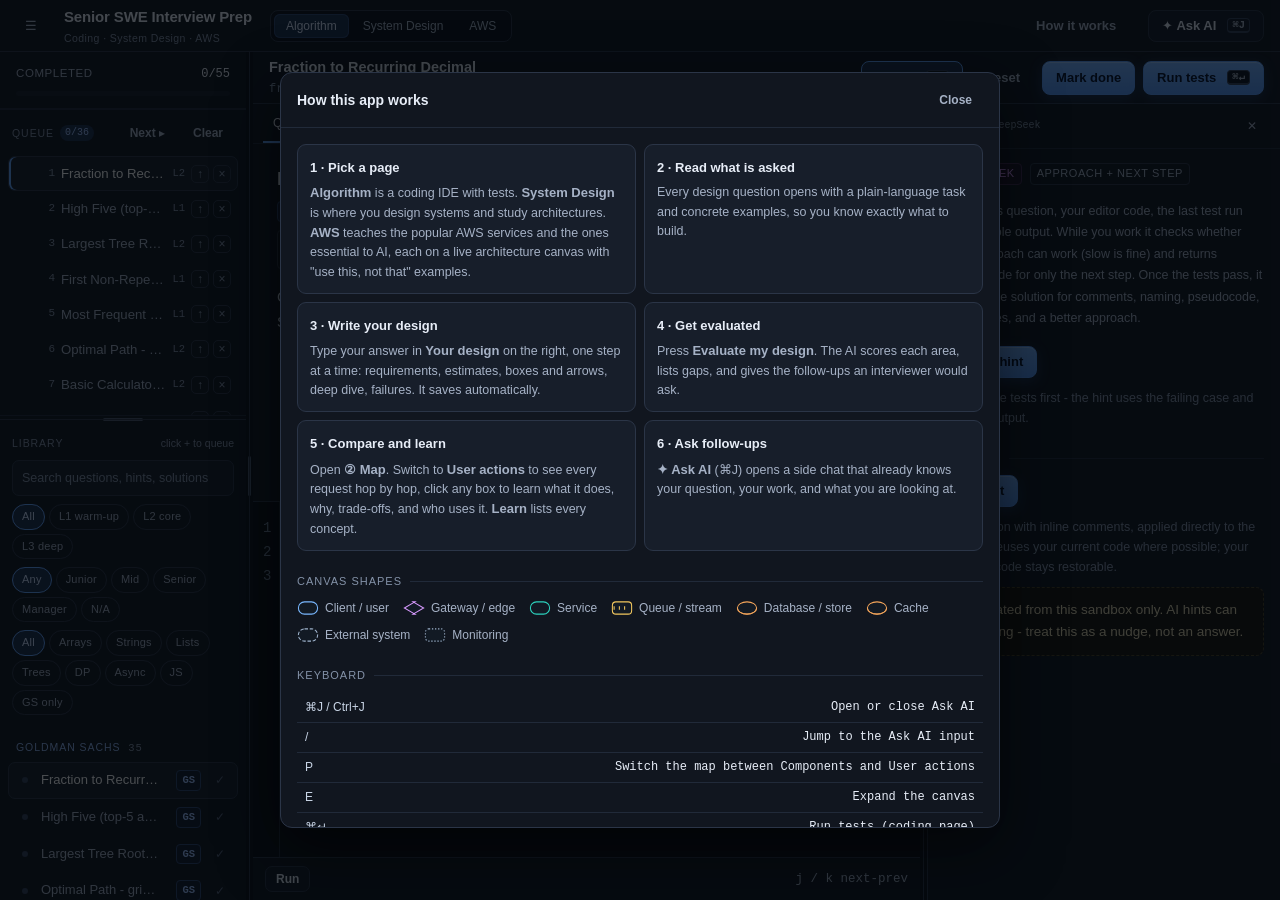
<file: index.html>
<!DOCTYPE html>
<html lang="en">
<head>
<meta charset="utf-8" />
<meta name="viewport" content="width=device-width, initial-scale=1" />
<title>Senior SWE Interview Prep - Coding IDE</title>
<link rel="stylesheet" href="css/style.css" />
</head>
<body>
<nav class="global-nav">
  <button class="btn ghost icon-btn" id="btn-sidebar" title="Show / hide the question list" aria-label="Toggle question list">☰</button>
  <div class="global-brand">
    <span class="global-title">Senior SWE Interview Prep</span>
    <span class="global-sub">Coding · System Design · AWS</span>
  </div>
  <div class="page-nav" id="page-nav" role="tablist" aria-label="Practice mode">
    <button data-page="coding" class="on" role="tab" aria-selected="true" aria-label="Algorithm"><span class="nav-long">Algorithm</span><span class="nav-short" aria-hidden="true">Algo</span></button>
    <button data-page="design" role="tab" aria-selected="false" aria-label="System Design"><span class="nav-long">System Design</span><span class="nav-short" aria-hidden="true">Design</span></button>
    <button data-page="aws" role="tab" aria-selected="false" title="Learn the most popular AWS services and the ones essential to AI">AWS</button>
  </div>
  <div class="spacer"></div>
  <button class="btn ghost" id="btn-help" title="How this app works">How it works</button>
  <button class="btn chat-toggle" id="btn-chat" title="Ask follow-up questions about the current task">✦ Ask AI <kbd>⌘J</kbd></button>
</nav>
<div class="app">
  <!-- ---------------- sidebar ---------------- -->
  <aside class="sidebar">
    <div class="progress-wrap">
      <div class="progress-top">
        <span class="lbl" id="prog-label">Completed</span>
        <span class="val" id="prog-val">0/0</span>
      </div>
      <div class="bar"><div id="prog-bar"></div></div>
    </div>

    <div class="side-code" id="side-code">
    <!-- practising queue -->
    <div class="queue-head">
      <span class="queue-title">Queue</span>
      <span class="queue-count" id="queue-count">0</span>
      <div class="spacer"></div>
      <button class="btn tiny ghost" id="btn-queue-next" title="Open the next unanswered question">Next ▸</button>
      <button class="btn tiny ghost" id="btn-queue-reset" title="Clear the queue">Clear</button>
    </div>
    <nav class="list queue-list" id="queue-list"></nav>
    <div class="resizer h" id="resize-queue" role="separator" aria-orientation="horizontal" tabindex="0" aria-label="Resize queue" title="Drag to resize the queue · double-click to reset"></div>

    <!-- full library -->
    <div class="side-tools">
      <div class="lib-head">
        <span class="lib-title">Library</span>
        <span class="lib-hint">click + to queue</span>
      </div>
      <input id="search" class="search" placeholder="Search questions, hints, solutions" />
      <div class="chips" id="level-chips">
        <button class="chip on" data-level="all">All</button>
        <button class="chip" data-level="1">L1 warm-up</button>
        <button class="chip" data-level="2">L2 core</button>
        <button class="chip" data-level="3">L3 deep</button>
      </div>
      <div class="chips" id="sen-chips" title="Role level reported by the source. Only labeled questions appear under a specific level; unlabeled ones stay under All levels.">
        <button class="chip on" data-sen="all" title="Show every question, labeled or not">Any</button>
        <button class="chip" data-sen="junior">Junior</button>
        <button class="chip" data-sen="mid">Mid</button>
        <button class="chip" data-sen="senior">Senior</button>
        <button class="chip" data-sen="manager">Manager</button>
        <button class="chip" data-sen="N/A">N/A</button>
      </div>
      <div class="chips" id="cat-chips">
        <button class="chip on" data-cat="all">All</button>
        <button class="chip" data-cat="arrays">Arrays</button>
        <button class="chip" data-cat="strings">Strings</button>
        <button class="chip" data-cat="linkedlist">Lists</button>
        <button class="chip" data-cat="trees">Trees</button>
        <button class="chip" data-cat="dp">DP</button>
        <button class="chip" data-cat="async">Async</button>
        <button class="chip" data-cat="js">JS</button>
        <button class="chip" data-cat="gs">GS only</button>
      </div>
    </div>

    <nav class="list" id="q-list"></nav>
    </div>

    <!-- system design page list -->
    <div class="side-design" id="side-design">
      <div class="queue-head design-head">
        <span class="queue-title">System design</span>
        <span class="queue-count" id="design-count">0</span>
        <div class="spacer"></div>
        <button class="btn tiny ghost" id="btn-design-next" title="Next unanswered design question">Next ▸</button>
      </div>
      <div class="side-tools design-tools">
        <input id="design-search" class="search" placeholder="Search system design" />
      </div>
      <nav class="list" id="design-list"></nav>
    </div>

    <!-- AWS page list -->
    <div class="side-aws" id="side-aws">
      <div class="queue-head design-head">
        <span class="queue-title">AWS lessons</span>
        <span class="queue-count" id="aws-count">0</span>
        <div class="spacer"></div>
        <button class="btn tiny ghost" id="btn-aws-next" title="Next lesson not marked done">Next ▸</button>
      </div>
      <div class="side-tools design-tools">
        <input id="aws-search" class="search" placeholder="Search: Lambda, RAG, queue, vector…" />
      </div>
      <nav class="list" id="aws-list"></nav>
    </div>
  </aside>

  <div class="resizer v" id="resize-sidebar" role="separator" aria-orientation="vertical" tabindex="0" aria-label="Resize sidebar" title="Drag to resize the sidebar · double-click to reset"></div>

  <!-- ---------------- main ---------------- -->
  <main class="main">
    <header class="topbar">
      <div class="page-title">
        <div class="title" id="q-title">Loading</div>
        <div class="sig" id="q-sig"></div>
      </div>
      <div class="design-views" id="design-views" role="tablist" aria-label="Design view">
        <button data-view="brief" role="tab" type="button"><b>① Brief</b><span>test yourself</span></button>
        <i class="design-views-arrow" aria-hidden="true">→</i>
        <button data-view="map" role="tab" type="button"><b>② Map</b><span>verify on the canvas</span></button>
      </div>
      <div class="spacer"></div>
      <div class="more-menu" id="more-menu">
        <button class="btn ghost" id="btn-more" aria-haspopup="true" aria-expanded="false" title="Interview rounds, study plan, code graph">More ▾</button>
        <div class="more-list" id="more-list" role="menu">
          <button id="btn-rounds" role="menuitem">Interview rounds</button>
          <button id="btn-plan" role="menuitem">5-day study plan <kbd>?</kbd></button>
          <button id="btn-graph" role="menuitem">Code graph</button>
          <button id="btn-reset-more" class="more-phone" role="menuitem">Reset this problem</button>
        </div>
      </div>
      <button class="btn ghost" id="btn-notes">Notes</button>
      <button class="btn ghost" id="btn-hint">AI hint <kbd>⌘H</kbd></button>
      <button class="btn ghost" id="btn-reset" title="Start this problem over">Reset</button>
      <button class="btn" id="btn-done">Mark done</button>
      <button class="btn primary" id="btn-run">Run tests <kbd>⌘↵</kbd></button>
    </header>

    <div class="workspace">
      <!-- prompt -->
      <section class="pane left">
        <div class="tabs" id="tabs"></div>
        <div class="doc" id="doc"></div>
      </section>

      <div class="resizer v" id="resize-panes" role="separator" aria-orientation="vertical" tabindex="0" aria-label="Resize question and editor panes" title="Drag to resize the panes · double-click to reset"></div>

      <!-- editor -->
      <section class="pane right">
        <div class="editor-wrap">
          <div class="gutter" id="gutter"></div>
          <div class="code-area">
            <pre class="highlight" id="highlight" aria-hidden="true"></pre>
            <textarea class="editor" id="editor" spellcheck="false" autocomplete="off" autocapitalize="off" aria-label="Code editor"></textarea>
          </div>
        </div>
        <div class="editor-bar">
          <button class="btn tiny" id="btn-run-2">Run</button>
          <span class="status" id="status"></span>
          <div class="spacer"></div>
          <span class="status">j / k next-prev</span>
        </div>
        <div class="results hidden" id="results"></div>
      </section>

      <div class="resizer v" id="resize-ai" role="separator" aria-orientation="vertical" tabindex="0" aria-label="Resize AI hint panel" title="Drag to resize the AI hint panel · double-click to reset"></div>

      <aside class="ai-pane" id="ai-pane" aria-label="AI hint">
        <div class="ai-pane-head">
          <span class="ai-pane-title">AI hint</span>
          <span class="ai-pane-sub" id="ai-pane-sub">DeepSeek</span>
          <div class="spacer"></div>
          <button class="btn tiny ghost" id="btn-ai-close" title="Close AI hint">✕</button>
        </div>
        <div class="ai-pane-body" id="ai-body"></div>
      </aside>
    </div>

    <!-- ---------------- system design workspace ---------------- -->
    <section class="design-stage view-brief" id="design-stage" aria-hidden="true">
      <div class="brief-view" id="brief-view" aria-label="Brief: test yourself"></div>
      <div class="design-stage-main" id="design-stage-main">
        <div class="design-empty hidden" id="design-empty">
          <div class="design-empty-kicker">BEHAVIORAL / OPEN-ENDED</div>
          <h2 id="design-empty-title">No architecture map for this one</h2>
          <p>Write your answer step by step in <b>Your design</b> on the right, then press <b>Evaluate my design</b> to get graded. Use <b>Ask AI</b> for follow-up questions at any time.</p>
          <div class="design-empty-actions">
            <button class="btn primary" id="design-empty-start" type="button">Start writing</button>
            <button class="btn" id="design-empty-brief" type="button">Read the full prompt</button>
          </div>
        </div>
      </div>
      <div class="design-scrim" id="design-scrim"></div>
      <aside class="design-brief" id="design-brief" aria-label="Full interview prompt" inert>
        <div class="design-brief-head">
          <span class="design-brief-title">Full interview prompt</span>
          <div class="spacer"></div>
          <button class="btn tiny ghost" id="design-brief-close">Close</button>
        </div>
        <div class="design-brief-mount" id="design-brief-mount"></div>
      </aside>
      <button class="study-reopen" id="study-reopen" title="Show the side panel" type="button">Show panel ◂</button>
      <aside class="study-pane" id="study-pane" aria-label="Your design and study guide">
        <button class="sheet-grab" type="button" aria-label="Resize the panel: tap to expand or shrink, or drag"><i></i></button>
        <div class="study-top">
          <div class="study-tabs" id="study-tabs" role="tablist"></div>
          <button class="btn tiny ghost icon-btn" id="study-collapse" title="Hide this panel" type="button">✕</button>
        </div>
        <details class="terms-strip" id="study-terms"></details>
        <div class="study-inspect" id="study-inspect" hidden></div>
        <div class="study-body" id="study-body"></div>
      </aside>
    </section>

    <!-- ---------------- AWS page: canvas + guide panel ---------------- -->
    <section class="aws-stage" id="aws-stage" aria-hidden="true">
      <div class="aws-canvas" id="aws-canvas"></div>
      <div class="resizer v" id="resize-aws" role="separator" aria-orientation="vertical" aria-label="Resize the guide panel" title="Drag to resize · double-click to reset"></div>
      <button class="study-reopen" id="aws-reopen" title="Show the guide panel" type="button">Show guide ◂</button>
      <aside class="study-pane aws-pane" id="aws-pane" aria-label="AWS guide">
        <button class="sheet-grab" type="button" aria-label="Resize the panel: tap to expand or shrink, or drag"><i></i></button>
        <div class="study-top">
          <div class="study-tabs" id="aws-tabs" role="tablist"></div>
          <button class="btn tiny ghost icon-btn" id="aws-collapse" title="Hide this panel" type="button">✕</button>
        </div>
        <div class="study-inspect" id="aws-inspect" hidden></div>
        <div class="study-body aws-body" id="aws-body"></div>
      </aside>
    </section>
  </main>

  <div class="resizer v" id="resize-chat" role="separator" aria-orientation="vertical" aria-label="Resize AI chat" title="Drag to resize · double-click to reset"></div>
  <aside class="chat-pane" id="chat-pane" aria-label="Ask AI">
    <div class="chat-head">
      <div class="chat-head-copy">
        <span class="chat-title">✦ Ask AI</span>
        <span class="chat-ctx" id="chat-ctx"></span>
      </div>
      <div class="spacer"></div>
      <button class="btn tiny ghost" id="chat-clear" type="button" title="Clear this conversation">Clear</button>
      <button class="btn tiny ghost" id="chat-close" type="button" title="Close (Esc)">✕</button>
    </div>
    <div class="chat-log" id="chat-log"></div>
    <div class="chat-suggest" id="chat-suggest"></div>
    <form class="chat-form" id="chat-form">
      <textarea id="chat-input" rows="2" placeholder="Ask a follow-up about this task…  (Enter to send · Shift+Enter for a new line)"></textarea>
      <button class="btn primary" id="chat-send" type="submit">Send</button>
    </form>
  </aside>
</div>

<!-- ---------------- plan modal ---------------- -->
<div class="modal-back" id="plan-modal">
  <div class="modal">
    <div class="modal-h">
      <h3 id="plan-title">Bring-up plan</h3>
      <div class="spacer"></div>
      <button class="btn tiny ghost" id="plan-close">Close</button>
    </div>
    <div class="modal-b" id="plan-body"></div>
  </div>
</div>

<!-- ---------------- code graph modal ---------------- -->
<div class="modal-back" id="graph-modal">
  <div class="modal graph-modal">
    <div class="modal-h">
      <h3>Code graph</h3>
      <span class="graph-meta" id="graph-meta">Loading…</span>
      <div class="spacer"></div>
      <button class="btn tiny ghost" id="graph-rebuild" title="Re-scan the codebase with Graphify">Rebuild</button>
      <a class="btn tiny ghost" id="graph-open" href="/graphify-out/graph.html" target="_blank" rel="noopener">Open ↗</a>
      <button class="btn tiny ghost" id="graph-close">Close</button>
    </div>
    <div class="graph-body" id="graph-body">
      <iframe id="graph-frame" title="Code graph"></iframe>
      <div class="graph-empty hidden" id="graph-empty">
        <h4>No code graph yet</h4>
        <p>Graphify parses this project locally with tree-sitter and builds an interactive map of files, functions, and their links. No API key needed.</p>
        <button class="btn primary" id="graph-build-empty">Build graph</button>
        <div class="graph-msg" id="graph-empty-msg"></div>
      </div>
    </div>
  </div>
</div>


<!-- ---------------- system design architecture modal ---------------- -->
<div class="modal-back" id="arch-modal">
  <div class="modal arch-modal">
    <div class="arch-head">
      <div class="arch-head-copy">
        <h3 id="arch-title">Architecture</h3>
        <div class="arch-sub" id="arch-sub"></div>
      </div>
      <button class="btn tiny ghost" id="arch-close">Close</button>
    </div>
    <div class="arch-main">
      <div class="arch-canvas" id="arch-canvas">
        <svg id="arch-svg" role="img" aria-label="Interactive system architecture" xmlns:xlink="http://www.w3.org/1999/xlink"></svg>
        <div class="arch-toolbar" id="arch-toolbar" role="toolbar" aria-label="Canvas controls">
          <div class="tb-group tb-wide" id="arch-layout" role="group" aria-label="Show">
            <button data-layout="layers" title="Every component, arranged by layer" type="button"><svg viewBox="0 0 16 16" aria-hidden="true"><rect x="1.5" y="2" width="4" height="12" rx="1"/><rect x="6" y="2" width="4" height="12" rx="1"/><rect x="10.5" y="2" width="4" height="12" rx="1"/></svg>Components</button>
            <button data-layout="paths" title="Each thing a user does, with every hop numbered" type="button"><svg viewBox="0 0 16 16" aria-hidden="true"><circle cx="3" cy="4" r="1.6"/><path d="M5 4h8"/><circle cx="3" cy="12" r="1.6"/><path d="M5 12h8"/><path d="M11 2l2 2-2 2M11 10l2 2-2 2"/></svg>User actions</button>
          </div>
          <div class="tb-group zoom" role="group" aria-label="Zoom">
            <button id="arch-zoom-out" title="Zoom out" type="button" aria-label="Zoom out">−</button>
            <span class="arch-zoom-label" id="arch-zoom">100%</span>
            <button id="arch-zoom-in" title="Zoom in" type="button" aria-label="Zoom in">+</button>
          </div>
          <div class="tb-group tb-wide" role="group" aria-label="View size">
            <button data-act="fit" id="arch-reset" title="Fit the map to the screen" type="button">Fit</button>
            <button data-act="expand" id="arch-expand" class="tb-icon" title="Expand canvas to full screen (E · Esc to exit)" type="button" aria-label="Expand canvas"><span class="tb-expand-icon" aria-hidden="true">⤢</span></button>
          </div>
          <button class="tb-gear" id="arch-menu-btn" type="button" aria-haspopup="true" aria-expanded="false" aria-controls="arch-menu" aria-label="Canvas settings" title="Canvas settings: direction, lines, legend">
            <svg viewBox="0 0 24 24" aria-hidden="true"><circle cx="12" cy="12" r="3"/><path d="M19.4 15a1.65 1.65 0 0 0 .33 1.82l.06.06a2 2 0 1 1-2.83 2.83l-.06-.06a1.65 1.65 0 0 0-1.82-.33 1.65 1.65 0 0 0-1 1.51V21a2 2 0 1 1-4 0v-.09A1.65 1.65 0 0 0 9 19.4a1.65 1.65 0 0 0-1.82.33l-.06.06a2 2 0 1 1-2.83-2.83l.06-.06A1.65 1.65 0 0 0 4.68 15a1.65 1.65 0 0 0-1.51-1H3a2 2 0 1 1 0-4h.09A1.65 1.65 0 0 0 4.6 9a1.65 1.65 0 0 0-.33-1.82l-.06-.06a2 2 0 1 1 2.83-2.83l.06.06A1.65 1.65 0 0 0 9 4.68a1.65 1.65 0 0 0 1-1.51V3a2 2 0 1 1 4 0v.09a1.65 1.65 0 0 0 1 1.51 1.65 1.65 0 0 0 1.82-.33l.06-.06a2 2 0 1 1 2.83 2.83l-.06.06A1.65 1.65 0 0 0 19.4 9a1.65 1.65 0 0 0 1.51 1H21a2 2 0 1 1 0 4h-.09a1.65 1.65 0 0 0-1.51 1z"/></svg>
          </button>
        </div>
        <div class="arch-legend" id="arch-legend"></div>
      </div>
      <aside class="arch-side">
        <div class="arch-tabs">
          <button data-atab="inspect" class="on">Details</button>
          <button data-atab="why">Why it works</button>
          <button data-atab="tradeoffs">Trade-offs</button>
          <button class="arch-side-close" id="arch-side-close" title="Hide inspector">✕</button>
        </div>
        <div class="arch-panel" id="arch-panel"></div>
      </aside>
    </div>
  </div>
</div>

<!-- canvas settings: a drop-down under the gear, a bottom sheet on phones -->
<div class="tb-scrim" id="arch-menu-scrim" hidden></div>
<div class="tb-menu-panel" id="arch-menu" role="dialog" aria-label="Canvas settings" hidden>
  <div class="tb-menu-head">
    <b>Canvas settings</b>
    <button class="tb-menu-close" data-act="close-menu" type="button" aria-label="Close settings">✕</button>
  </div>
  <div class="tb-sec tb-narrow">
    <span class="tb-sec-h">Show</span>
    <div class="tb-seg">
      <button data-layout="layers" type="button">Components</button>
      <button data-layout="paths" type="button">User actions</button>
    </div>
  </div>
  <div class="tb-sec">
    <span class="tb-sec-h">Direction</span>
    <div class="tb-seg three">
      <button data-dir="auto" type="button">Auto</button>
      <button data-dir="lr" type="button">Left → right</button>
      <button data-dir="td" type="button">Top → down</button>
    </div>
    <p class="tb-note" id="arch-dir-note"></p>
  </div>
  <div class="tb-sec">
    <span class="tb-sec-h">Lines</span>
    <div class="tb-seg">
      <button data-route="curved" type="button"><svg viewBox="0 0 16 16" aria-hidden="true"><path d="M2 13C6 13 6 3 14 3"/></svg>Curved</button>
      <button data-route="ortho" type="button"><svg viewBox="0 0 16 16" aria-hidden="true"><path d="M2 13h6V3h6"/></svg>Right-angle</button>
    </div>
  </div>
  <div class="tb-sec">
    <span class="tb-sec-h">Legend</span>
    <div class="tb-seg">
      <button data-legend="on" type="button">Show</button>
      <button data-legend="off" type="button">Hide</button>
    </div>
  </div>
  <div class="tb-sec tb-narrow">
    <span class="tb-sec-h">View</span>
    <div class="tb-seg">
      <button data-act="fit" type="button">Fit to screen</button>
      <button data-act="expand" type="button"><span class="tb-expand-label">Full screen</span></button>
    </div>
  </div>
</div>

<div class="toast" id="toast"></div>

<script src="js/questions.js"></script>
<script src="js/gs-questions.js"></script>
<script src="js/gs-scraped.js"></script>
<script src="js/design-graphs.js"></script>
<script src="js/design-examples.js"></script>
<script src="js/design-maps-1.js"></script>
<script src="js/design-maps-2.js"></script>
<script src="js/design-maps-3.js"></script>
<script src="js/design-catalog.js"></script>
<script src="js/design-catalog-1.js"></script>
<script src="js/design-catalog-2.js"></script>
<script src="js/design-catalog-3.js"></script>
<script src="js/concepts.js"></script>
<script src="js/ai-chat.js"></script>
<script src="js/design-practice.js"></script>
<script src="js/design-study.js"></script>
<script src="js/aws-services.js"></script>
<script src="js/aws-lessons-1.js"></script>
<script src="js/aws-lessons-2.js"></script>
<script src="js/aws-guide.js"></script>
<script src="js/panel-sheet.js"></script>
<script src="js/runner.js"></script>
<script src="js/app.js"></script>
<script>
  document.getElementById('btn-run-2').addEventListener('click', () => document.getElementById('btn-run').click());
</script>
</body>
</html>
</file>
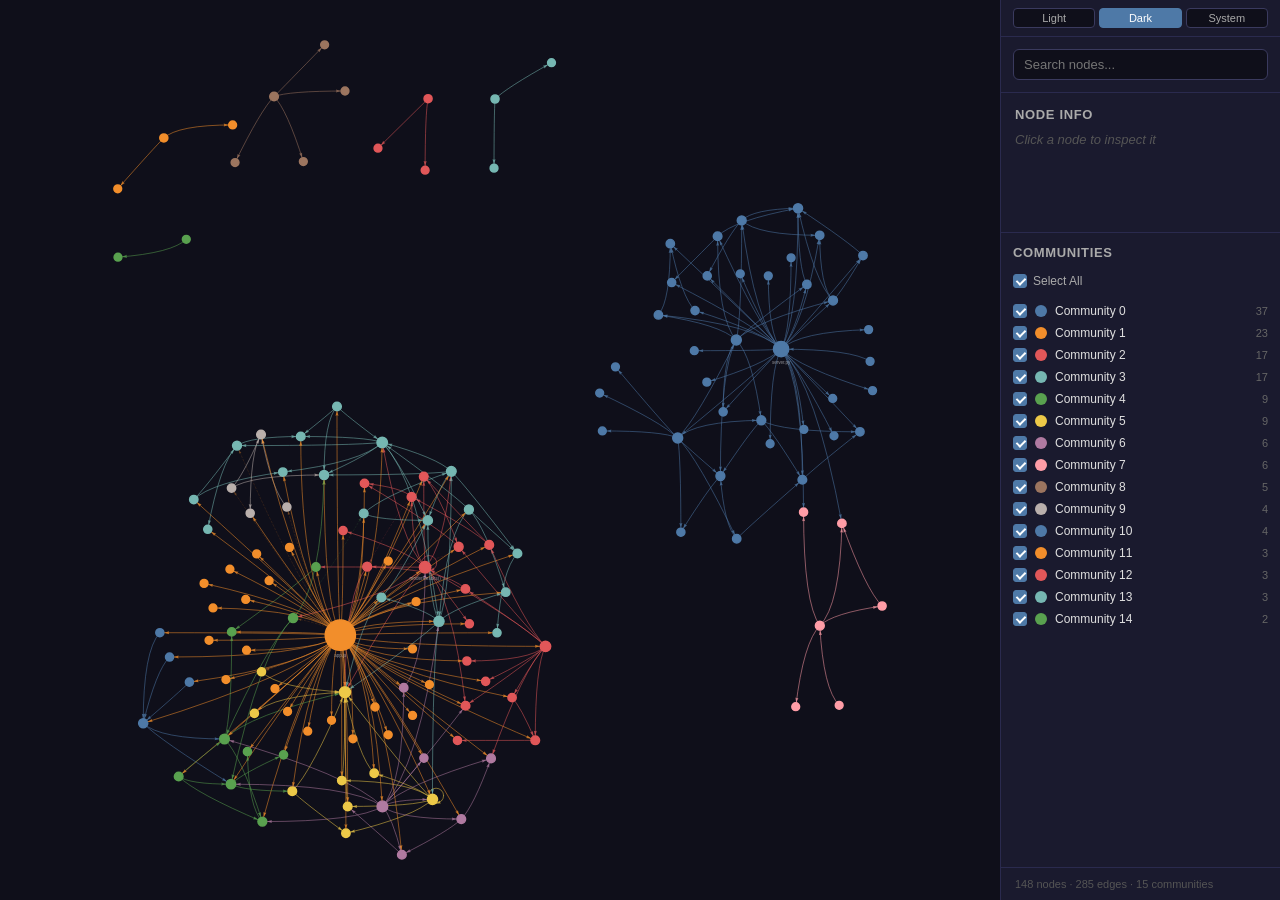
<file: graphify-out/graph.html>
<!DOCTYPE html>
<html lang="en">
<head>
<meta charset="UTF-8">
<title>graphify - graphify-out/graph.html</title>
<script src="../graphify-vendor/vis-network.min.js"
        integrity="sha384-Ux6phic9PEHJ38YtrijhkzyJ8yQlH8i/+buBR8s3mAZOJrP1gwyvAcIYl3GWtpX1"
        crossorigin="anonymous"></script>
<style>
  :root {
    --bg: #0f0f1a; --panel: #1a1a2e; --border: #2a2a4e; --input-border: #3a3a5e;
    --text: #e0e0e0; --text-2: #aaa; --text-3: #ccc; --muted: #555; --count: #666;
    --neighbor-border: #333; --node-label: #ffffff;
  }
  [data-theme="light"] {
    --bg: #ffffff; --panel: #f8f9fa; --border: #d9dee5; --input-border: #c3cad4;
    --text: #222222; --text-2: #666666; --text-3: #333333; --muted: #888888; --count: #777777;
    --neighbor-border: #ccc; --node-label: #222222;
  }
  * { box-sizing: border-box; margin: 0; padding: 0; }
  body { background: var(--bg); color: var(--text); font-family: -apple-system, BlinkMacSystemFont, "Segoe UI", sans-serif; display: flex; height: 100vh; overflow: hidden; }
  #graph { flex: 1; }
  #sidebar { width: 280px; background: var(--panel); border-left: 1px solid var(--border); display: flex; flex-direction: column; overflow: hidden; }
  #search-wrap { padding: 12px; border-bottom: 1px solid var(--border); }
  #search { width: 100%; background: var(--bg); border: 1px solid var(--input-border); color: var(--text); padding: 7px 10px; border-radius: 6px; font-size: 13px; outline: none; }
  #search:focus { border-color: #4E79A7; }
  #search-results { max-height: 140px; overflow-y: auto; padding: 4px 12px; border-bottom: 1px solid var(--border); display: none; }
  .search-item { padding: 4px 6px; cursor: pointer; border-radius: 4px; font-size: 12px; white-space: nowrap; overflow: hidden; text-overflow: ellipsis; }
  .search-item:hover { background: var(--border); }
  #info-panel { padding: 14px; border-bottom: 1px solid var(--border); min-height: 140px; }
  #info-panel h3 { font-size: 13px; color: var(--text-2); margin-bottom: 8px; text-transform: uppercase; letter-spacing: 0.05em; }
  #info-content { font-size: 13px; color: var(--text-3); line-height: 1.6; }
  #info-content .field { margin-bottom: 5px; }
  #info-content .field b { color: var(--text); }
  #info-content .empty { color: var(--muted); font-style: italic; }
  .neighbor-link { display: block; padding: 2px 6px; margin: 2px 0; border-radius: 3px; cursor: pointer; font-size: 12px; white-space: nowrap; overflow: hidden; text-overflow: ellipsis; border-left: 3px solid var(--neighbor-border); }
  .neighbor-link:hover { background: var(--border); }
  #neighbors-list { max-height: 160px; overflow-y: auto; margin-top: 4px; }
  #legend-wrap { flex: 1; overflow-y: auto; padding: 12px; }
  #legend-wrap h3 { font-size: 13px; color: var(--text-2); margin-bottom: 10px; text-transform: uppercase; letter-spacing: 0.05em; }
  .legend-item { display: flex; align-items: center; gap: 8px; padding: 4px 0; cursor: pointer; border-radius: 4px; font-size: 12px; }
  .legend-item:hover { background: var(--border); padding-left: 4px; }
  .legend-item.dimmed { opacity: 0.35; }
  .legend-dot { width: 12px; height: 12px; border-radius: 50%; flex-shrink: 0; }
  .legend-label { flex: 1; overflow: hidden; text-overflow: ellipsis; white-space: nowrap; }
  .legend-count { color: var(--count); font-size: 11px; }
  #stats { padding: 10px 14px; border-top: 1px solid var(--border); font-size: 11px; color: var(--muted); }
  #legend-controls { display: flex; align-items: center; gap: 8px; margin-bottom: 8px; padding: 4px 0; }
  #legend-controls label { display: flex; align-items: center; gap: 6px; cursor: pointer; font-size: 12px; color: var(--text-2); user-select: none; }
  #legend-controls label:hover { color: var(--text); }
  .legend-cb, #select-all-cb { appearance: none; -webkit-appearance: none; width: 14px; height: 14px; border: 1.5px solid var(--input-border); border-radius: 3px; background: var(--bg); cursor: pointer; position: relative; flex-shrink: 0; }
  .legend-cb:checked, #select-all-cb:checked { background: #4E79A7; border-color: #4E79A7; }
  .legend-cb:checked::after, #select-all-cb:checked::after { content: ''; position: absolute; left: 3.5px; top: 1px; width: 4px; height: 7px; border: solid #fff; border-width: 0 2px 2px 0; transform: rotate(45deg); }
  #select-all-cb:indeterminate { background: #4E79A7; border-color: #4E79A7; }
  #select-all-cb:indeterminate::after { content: ''; position: absolute; left: 2px; top: 5px; width: 8px; height: 2px; background: #fff; border: none; transform: none; }
  #theme-wrap { display: flex; gap: 4px; padding: 8px 12px; border-bottom: 1px solid var(--border); }
  #theme-wrap button { flex: 1; background: var(--bg); color: var(--text-2); border: 1px solid var(--input-border); border-radius: 4px; padding: 3px 0; font-size: 11px; cursor: pointer; }
  #theme-wrap button:hover { color: var(--text); }
  #theme-wrap button[aria-pressed="true"] { background: #4E79A7; border-color: #4E79A7; color: #fff; }
</style>
<script id="graphify-theme-init">
// Apply the saved theme before first paint (#3894). No saved choice keeps the
// historical dark look; "system" follows prefers-color-scheme.
(function () {
  var pref = null;
  try { pref = localStorage.getItem('graphify-theme'); } catch (e) {}
  var t = pref === 'light' ? 'light'
    : pref === 'system' && window.matchMedia && window.matchMedia('(prefers-color-scheme: light)').matches ? 'light'
    : 'dark';
  document.documentElement.setAttribute('data-theme', t);
})();
</script>
</head>
<body>
<div id="graph"></div>
<div id="sidebar">
  <div id="theme-wrap" role="group" aria-label="Theme">
    <button type="button" data-theme-choice="light">Light</button>
    <button type="button" data-theme-choice="dark">Dark</button>
    <button type="button" data-theme-choice="system">System</button>
  </div>
  <div id="search-wrap">
    <input id="search" type="text" placeholder="Search nodes..." autocomplete="off">
    <div id="search-results"></div>
  </div>
  <div id="info-panel">
    <h3>Node Info</h3>
    <div id="info-content"><span class="empty">Click a node to inspect it</span></div>
  </div>
  <div id="legend-wrap">
    <h3>Communities</h3>
    <div id="legend-controls">
      <label><input type="checkbox" id="select-all-cb" checked onchange="toggleAllCommunities(!this.checked)">Select All</label>
    </div>
    <div id="legend"></div>
  </div>
  <div id="stats">148 nodes &middot; 285 edges &middot; 15 communities</div>
</div>
<script>
const RAW_NODES = [{"id": "server_handler", "label": "Handler", "color": {"background": "#4E79A7", "border": "#4E79A7", "highlight": {"background": "#ffffff", "border": "#4E79A7"}}, "size": 13.1, "font": {"size": 0, "color": "#ffffff"}, "title": "Handler", "community": 0, "community_name": "Community 0", "source_file": "server.py", "file_type": "code", "degree": 9}, {"id": "server_brief", "label": "brief()", "color": {"background": "#4E79A7", "border": "#4E79A7", "highlight": {"background": "#ffffff", "border": "#4E79A7"}}, "size": 10.7, "font": {"size": 0, "color": "#ffffff"}, "title": "brief()", "community": 0, "community_name": "Community 0", "source_file": "server.py", "file_type": "code", "degree": 2}, {"id": "server_build_review_prompt", "label": "build_review_prompt()", "color": {"background": "#4E79A7", "border": "#4E79A7", "highlight": {"background": "#ffffff", "border": "#4E79A7"}}, "size": 11.0, "font": {"size": 0, "color": "#ffffff"}, "title": "build_review_prompt()", "community": 0, "community_name": "Community 0", "source_file": "server.py", "file_type": "code", "degree": 3}, {"id": "server_build_user_prompt", "label": "build_user_prompt()", "color": {"background": "#4E79A7", "border": "#4E79A7", "highlight": {"background": "#ffffff", "border": "#4E79A7"}}, "size": 11.4, "font": {"size": 0, "color": "#ffffff"}, "title": "build_user_prompt()", "community": 0, "community_name": "Community 0", "source_file": "server.py", "file_type": "code", "degree": 4}, {"id": "server_clean_list", "label": "clean_list()", "color": {"background": "#4E79A7", "border": "#4E79A7", "highlight": {"background": "#ffffff", "border": "#4E79A7"}}, "size": 11.0, "font": {"size": 0, "color": "#ffffff"}, "title": "clean_list()", "community": 0, "community_name": "Community 0", "source_file": "server.py", "file_type": "code", "degree": 3}, {"id": "server_clip", "label": "clip()", "color": {"background": "#4E79A7", "border": "#4E79A7", "highlight": {"background": "#ffffff", "border": "#4E79A7"}}, "size": 12.0, "font": {"size": 0, "color": "#ffffff"}, "title": "clip()", "community": 0, "community_name": "Community 0", "source_file": "server.py", "file_type": "code", "degree": 6}, {"id": "server_decode_json_text", "label": "decode_json_text()", "color": {"background": "#4E79A7", "border": "#4E79A7", "highlight": {"background": "#ffffff", "border": "#4E79A7"}}, "size": 11.0, "font": {"size": 0, "color": "#ffffff"}, "title": "decode_json_text()", "community": 0, "community_name": "Community 0", "source_file": "server.py", "file_type": "code", "degree": 3}, {"id": "server_deepseek_call", "label": "deepseek_call()", "color": {"background": "#4E79A7", "border": "#4E79A7", "highlight": {"background": "#ffffff", "border": "#4E79A7"}}, "size": 11.0, "font": {"size": 0, "color": "#ffffff"}, "title": "deepseek_call()", "community": 0, "community_name": "Community 0", "source_file": "server.py", "file_type": "code", "degree": 3}, {"id": "server_graph_status", "label": "graph_status()", "color": {"background": "#4E79A7", "border": "#4E79A7", "highlight": {"background": "#ffffff", "border": "#4E79A7"}}, "size": 11.4, "font": {"size": 0, "color": "#ffffff"}, "title": "graph_status()", "community": 0, "community_name": "Community 0", "source_file": "server.py", "file_type": "code", "degree": 4}, {"id": "server_graphify_bin", "label": "graphify_bin()", "color": {"background": "#4E79A7", "border": "#4E79A7", "highlight": {"background": "#ffffff", "border": "#4E79A7"}}, "size": 11.0, "font": {"size": 0, "color": "#ffffff"}, "title": "graphify_bin()", "community": 0, "community_name": "Community 0", "source_file": "server.py", "file_type": "code", "degree": 3}, {"id": "server_handler_do_get", "label": ".do_GET()", "color": {"background": "#4E79A7", "border": "#4E79A7", "highlight": {"background": "#ffffff", "border": "#4E79A7"}}, "size": 11.0, "font": {"size": 0, "color": "#ffffff"}, "title": ".do_GET()", "community": 0, "community_name": "Community 0", "source_file": "server.py", "file_type": "code", "degree": 3}, {"id": "server_handler_do_post", "label": ".do_POST()", "color": {"background": "#4E79A7", "border": "#4E79A7", "highlight": {"background": "#ffffff", "border": "#4E79A7"}}, "size": 13.1, "font": {"size": 0, "color": "#ffffff"}, "title": ".do_POST()", "community": 0, "community_name": "Community 0", "source_file": "server.py", "file_type": "code", "degree": 9}, {"id": "server_handler_end_headers", "label": ".end_headers()", "color": {"background": "#4E79A7", "border": "#4E79A7", "highlight": {"background": "#ffffff", "border": "#4E79A7"}}, "size": 10.7, "font": {"size": 0, "color": "#ffffff"}, "title": ".end_headers()", "community": 0, "community_name": "Community 0", "source_file": "server.py", "file_type": "code", "degree": 2}, {"id": "server_handler_handle_graph_build", "label": ".handle_graph_build()", "color": {"background": "#4E79A7", "border": "#4E79A7", "highlight": {"background": "#ffffff", "border": "#4E79A7"}}, "size": 11.7, "font": {"size": 0, "color": "#ffffff"}, "title": ".handle_graph_build()", "community": 0, "community_name": "Community 0", "source_file": "server.py", "file_type": "code", "degree": 5}, {"id": "server_handler_init", "label": ".__init__()", "color": {"background": "#4E79A7", "border": "#4E79A7", "highlight": {"background": "#ffffff", "border": "#4E79A7"}}, "size": 10.3, "font": {"size": 0, "color": "#ffffff"}, "title": ".__init__()", "community": 0, "community_name": "Community 0", "source_file": "server.py", "file_type": "code", "degree": 1}, {"id": "server_handler_log_message", "label": ".log_message()", "color": {"background": "#4E79A7", "border": "#4E79A7", "highlight": {"background": "#ffffff", "border": "#4E79A7"}}, "size": 10.3, "font": {"size": 0, "color": "#ffffff"}, "title": ".log_message()", "community": 0, "community_name": "Community 0", "source_file": "server.py", "file_type": "code", "degree": 1}, {"id": "server_handler_send_json", "label": ".send_json()", "color": {"background": "#4E79A7", "border": "#4E79A7", "highlight": {"background": "#ffffff", "border": "#4E79A7"}}, "size": 11.7, "font": {"size": 0, "color": "#ffffff"}, "title": ".send_json()", "community": 0, "community_name": "Community 0", "source_file": "server.py", "file_type": "code", "degree": 5}, {"id": "server_limit_steps", "label": "limit_steps()", "color": {"background": "#4E79A7", "border": "#4E79A7", "highlight": {"background": "#ffffff", "border": "#4E79A7"}}, "size": 10.7, "font": {"size": 0, "color": "#ffffff"}, "title": "limit_steps()", "community": 0, "community_name": "Community 0", "source_file": "server.py", "file_type": "code", "degree": 2}, {"id": "server_load_api_key", "label": "load_api_key()", "color": {"background": "#4E79A7", "border": "#4E79A7", "highlight": {"background": "#ffffff", "border": "#4E79A7"}}, "size": 11.0, "font": {"size": 0, "color": "#ffffff"}, "title": "load_api_key()", "community": 0, "community_name": "Community 0", "source_file": "server.py", "file_type": "code", "degree": 3}, {"id": "server_main", "label": "main()", "color": {"background": "#4E79A7", "border": "#4E79A7", "highlight": {"background": "#ffffff", "border": "#4E79A7"}}, "size": 10.7, "font": {"size": 0, "color": "#ffffff"}, "title": "main()", "community": 0, "community_name": "Community 0", "source_file": "server.py", "file_type": "code", "degree": 2}, {"id": "server_parse_hint", "label": "parse_hint()", "color": {"background": "#4E79A7", "border": "#4E79A7", "highlight": {"background": "#ffffff", "border": "#4E79A7"}}, "size": 11.7, "font": {"size": 0, "color": "#ffffff"}, "title": "parse_hint()", "community": 0, "community_name": "Community 0", "source_file": "server.py", "file_type": "code", "degree": 5}, {"id": "server_parse_review", "label": "parse_review()", "color": {"background": "#4E79A7", "border": "#4E79A7", "highlight": {"background": "#ffffff", "border": "#4E79A7"}}, "size": 11.7, "font": {"size": 0, "color": "#ffffff"}, "title": "parse_review()", "community": 0, "community_name": "Community 0", "source_file": "server.py", "file_type": "code", "degree": 5}, {"id": "server_review_ok", "label": "review_ok()", "color": {"background": "#4E79A7", "border": "#4E79A7", "highlight": {"background": "#ffffff", "border": "#4E79A7"}}, "size": 10.7, "font": {"size": 0, "color": "#ffffff"}, "title": "review_ok()", "community": 0, "community_name": "Community 0", "source_file": "server.py", "file_type": "code", "degree": 2}, {"id": "server_ssl_context", "label": "ssl_context()", "color": {"background": "#4E79A7", "border": "#4E79A7", "highlight": {"background": "#ffffff", "border": "#4E79A7"}}, "size": 10.3, "font": {"size": 0, "color": "#ffffff"}, "title": "ssl_context()", "community": 0, "community_name": "Community 0", "source_file": "server.py", "file_type": "code", "degree": 1}, {"id": "js_app_seedscrapedqueue", "label": "seedScrapedQueue()", "color": {"background": "#F28E2B", "border": "#F28E2B", "highlight": {"background": "#ffffff", "border": "#F28E2B"}}, "size": 10.3, "font": {"size": 0, "color": "#ffffff"}, "title": "seedScrapedQueue()", "community": 1, "community_name": "Community 1", "source_file": "js/app.js", "file_type": "code", "degree": 1}, {"id": "js_app_persistqueue", "label": "persistQueue()", "color": {"background": "#4E79A7", "border": "#4E79A7", "highlight": {"background": "#ffffff", "border": "#4E79A7"}}, "size": 12.0, "font": {"size": 0, "color": "#ffffff"}, "title": "persistQueue()", "community": 10, "community_name": "Community 10", "source_file": "js/app.js", "file_type": "code", "degree": 6}, {"id": "js_app_queueadd", "label": "queueAdd()", "color": {"background": "#4E79A7", "border": "#4E79A7", "highlight": {"background": "#ffffff", "border": "#4E79A7"}}, "size": 10.7, "font": {"size": 0, "color": "#ffffff"}, "title": "queueAdd()", "community": 10, "community_name": "Community 10", "source_file": "js/app.js", "file_type": "code", "degree": 2}, {"id": "js_app_queuemove", "label": "queueMove()", "color": {"background": "#4E79A7", "border": "#4E79A7", "highlight": {"background": "#ffffff", "border": "#4E79A7"}}, "size": 10.7, "font": {"size": 0, "color": "#ffffff"}, "title": "queueMove()", "community": 10, "community_name": "Community 10", "source_file": "js/app.js", "file_type": "code", "degree": 2}, {"id": "js_app_queueremove", "label": "queueRemove()", "color": {"background": "#4E79A7", "border": "#4E79A7", "highlight": {"background": "#ffffff", "border": "#4E79A7"}}, "size": 10.7, "font": {"size": 0, "color": "#ffffff"}, "title": "queueRemove()", "community": 10, "community_name": "Community 10", "source_file": "js/app.js", "file_type": "code", "degree": 2}, {"id": "js_app_appendlog", "label": "appendLog()", "color": {"background": "#E15759", "border": "#E15759", "highlight": {"background": "#ffffff", "border": "#E15759"}}, "size": 11.0, "font": {"size": 0, "color": "#ffffff"}, "title": "appendLog()", "community": 2, "community_name": "Community 2", "source_file": "js/app.js", "file_type": "code", "degree": 3}, {"id": "js_app_appendrunhistory", "label": "appendRunHistory()", "color": {"background": "#E15759", "border": "#E15759", "highlight": {"background": "#ffffff", "border": "#E15759"}}, "size": 10.7, "font": {"size": 0, "color": "#ffffff"}, "title": "appendRunHistory()", "community": 2, "community_name": "Community 2", "source_file": "js/app.js", "file_type": "code", "degree": 2}, {"id": "js_app_bindconsole", "label": "bindConsole()", "color": {"background": "#E15759", "border": "#E15759", "highlight": {"background": "#ffffff", "border": "#E15759"}}, "size": 11.4, "font": {"size": 0, "color": "#ffffff"}, "title": "bindConsole()", "community": 2, "community_name": "Community 2", "source_file": "js/app.js", "file_type": "code", "degree": 4}, {"id": "js_app_buildrunsnapshot", "label": "buildRunSnapshot()", "color": {"background": "#E15759", "border": "#E15759", "highlight": {"background": "#ffffff", "border": "#E15759"}}, "size": 10.7, "font": {"size": 0, "color": "#ffffff"}, "title": "buildRunSnapshot()", "community": 2, "community_name": "Community 2", "source_file": "js/app.js", "file_type": "code", "degree": 2}, {"id": "js_app_consoleempty", "label": "consoleEmpty()", "color": {"background": "#E15759", "border": "#E15759", "highlight": {"background": "#ffffff", "border": "#E15759"}}, "size": 11.0, "font": {"size": 0, "color": "#ffffff"}, "title": "consoleEmpty()", "community": 2, "community_name": "Community 2", "source_file": "js/app.js", "file_type": "code", "degree": 3}, {"id": "js_app_consolehtml", "label": "consoleHTML()", "color": {"background": "#E15759", "border": "#E15759", "highlight": {"background": "#ffffff", "border": "#E15759"}}, "size": 11.7, "font": {"size": 0, "color": "#ffffff"}, "title": "consoleHTML()", "community": 2, "community_name": "Community 2", "source_file": "js/app.js", "file_type": "code", "degree": 5}, {"id": "js_app_consoleline", "label": "consoleLine()", "color": {"background": "#E15759", "border": "#E15759", "highlight": {"background": "#ffffff", "border": "#E15759"}}, "size": 11.7, "font": {"size": 0, "color": "#ffffff"}, "title": "consoleLine()", "community": 2, "community_name": "Community 2", "source_file": "js/app.js", "file_type": "code", "degree": 5}, {"id": "js_app_fmt", "label": "fmt()", "color": {"background": "#E15759", "border": "#E15759", "highlight": {"background": "#ffffff", "border": "#E15759"}}, "size": 10.7, "font": {"size": 0, "color": "#ffffff"}, "title": "fmt()", "community": 2, "community_name": "Community 2", "source_file": "js/app.js", "file_type": "code", "degree": 2}, {"id": "js_app_markrunstale", "label": "markRunStale()", "color": {"background": "#E15759", "border": "#E15759", "highlight": {"background": "#ffffff", "border": "#E15759"}}, "size": 10.7, "font": {"size": 0, "color": "#ffffff"}, "title": "markRunStale()", "community": 2, "community_name": "Community 2", "source_file": "js/app.js", "file_type": "code", "degree": 2}, {"id": "js_app_namesfor", "label": "namesFor()", "color": {"background": "#E15759", "border": "#E15759", "highlight": {"background": "#ffffff", "border": "#E15759"}}, "size": 10.7, "font": {"size": 0, "color": "#ffffff"}, "title": "namesFor()", "community": 2, "community_name": "Community 2", "source_file": "js/app.js", "file_type": "code", "degree": 2}, {"id": "js_app_renderconsole", "label": "renderConsole()", "color": {"background": "#E15759", "border": "#E15759", "highlight": {"background": "#ffffff", "border": "#E15759"}}, "size": 11.7, "font": {"size": 0, "color": "#ffffff"}, "title": "renderConsole()", "community": 2, "community_name": "Community 2", "source_file": "js/app.js", "file_type": "code", "degree": 5}, {"id": "js_app_renderresults", "label": "renderResults()", "color": {"background": "#E15759", "border": "#E15759", "highlight": {"background": "#ffffff", "border": "#E15759"}}, "size": 15.1, "font": {"size": 12, "color": "#ffffff"}, "title": "renderResults()", "community": 2, "community_name": "Community 2", "source_file": "js/app.js", "file_type": "code", "degree": 15}, {"id": "js_app_runtests", "label": "runTests()", "color": {"background": "#E15759", "border": "#E15759", "highlight": {"background": "#ffffff", "border": "#E15759"}}, "size": 13.8, "font": {"size": 0, "color": "#ffffff"}, "title": "runTests()", "community": 2, "community_name": "Community 2", "source_file": "js/app.js", "file_type": "code", "degree": 11}, {"id": "js_app_schedulerunpersist", "label": "scheduleRunPersist()", "color": {"background": "#E15759", "border": "#E15759", "highlight": {"background": "#ffffff", "border": "#E15759"}}, "size": 11.0, "font": {"size": 0, "color": "#ffffff"}, "title": "scheduleRunPersist()", "community": 2, "community_name": "Community 2", "source_file": "js/app.js", "file_type": "code", "degree": 3}, {"id": "js_app_setstatus", "label": "setStatus()", "color": {"background": "#E15759", "border": "#E15759", "highlight": {"background": "#ffffff", "border": "#E15759"}}, "size": 11.4, "font": {"size": 0, "color": "#ffffff"}, "title": "setStatus()", "community": 2, "community_name": "Community 2", "source_file": "js/app.js", "file_type": "code", "degree": 4}, {"id": "js_app_showrunning", "label": "showRunning()", "color": {"background": "#E15759", "border": "#E15759", "highlight": {"background": "#ffffff", "border": "#E15759"}}, "size": 11.4, "font": {"size": 0, "color": "#ffffff"}, "title": "showRunning()", "community": 2, "community_name": "Community 2", "source_file": "js/app.js", "file_type": "code", "degree": 4}, {"id": "js_app_writerunsnapshot", "label": "writeRunSnapshot()", "color": {"background": "#E15759", "border": "#E15759", "highlight": {"background": "#ffffff", "border": "#E15759"}}, "size": 11.4, "font": {"size": 0, "color": "#ffffff"}, "title": "writeRunSnapshot()", "community": 2, "community_name": "Community 2", "source_file": "js/app.js", "file_type": "code", "degree": 4}, {"id": "js_app_applylayout", "label": "applyLayout()", "color": {"background": "#76B7B2", "border": "#76B7B2", "highlight": {"background": "#ffffff", "border": "#76B7B2"}}, "size": 11.7, "font": {"size": 0, "color": "#ffffff"}, "title": "applyLayout()", "community": 3, "community_name": "Community 3", "source_file": "js/app.js", "file_type": "code", "degree": 5}, {"id": "js_app_briefvalue", "label": "briefValue()", "color": {"background": "#76B7B2", "border": "#76B7B2", "highlight": {"background": "#ffffff", "border": "#76B7B2"}}, "size": 10.7, "font": {"size": 0, "color": "#ffffff"}, "title": "briefValue()", "community": 3, "community_name": "Community 3", "source_file": "js/app.js", "file_type": "code", "degree": 2}, {"id": "js_app_buildaicontext", "label": "buildAIContext()", "color": {"background": "#76B7B2", "border": "#76B7B2", "highlight": {"background": "#ffffff", "border": "#76B7B2"}}, "size": 11.4, "font": {"size": 0, "color": "#ffffff"}, "title": "buildAIContext()", "community": 3, "community_name": "Community 3", "source_file": "js/app.js", "file_type": "code", "degree": 4}, {"id": "js_app_clamp", "label": "clamp()", "color": {"background": "#76B7B2", "border": "#76B7B2", "highlight": {"background": "#ffffff", "border": "#76B7B2"}}, "size": 10.7, "font": {"size": 0, "color": "#ffffff"}, "title": "clamp()", "community": 3, "community_name": "Community 3", "source_file": "js/app.js", "file_type": "code", "degree": 2}, {"id": "js_app_cleanpseudo", "label": "cleanPseudo()", "color": {"background": "#76B7B2", "border": "#76B7B2", "highlight": {"background": "#ffffff", "border": "#76B7B2"}}, "size": 11.0, "font": {"size": 0, "color": "#ffffff"}, "title": "cleanPseudo()", "community": 3, "community_name": "Community 3", "source_file": "js/app.js", "file_type": "code", "degree": 3}, {"id": "js_app_isnarrowai", "label": "isNarrowAI()", "color": {"background": "#76B7B2", "border": "#76B7B2", "highlight": {"background": "#ffffff", "border": "#76B7B2"}}, "size": 11.4, "font": {"size": 0, "color": "#ffffff"}, "title": "isNarrowAI()", "community": 3, "community_name": "Community 3", "source_file": "js/app.js", "file_type": "code", "degree": 4}, {"id": "js_app_lastrunpassed", "label": "lastRunPassed()", "color": {"background": "#76B7B2", "border": "#76B7B2", "highlight": {"background": "#ffffff", "border": "#76B7B2"}}, "size": 12.0, "font": {"size": 0, "color": "#ffffff"}, "title": "lastRunPassed()", "community": 3, "community_name": "Community 3", "source_file": "js/app.js", "file_type": "code", "degree": 6}, {"id": "js_app_makeresizer", "label": "makeResizer()", "color": {"background": "#76B7B2", "border": "#76B7B2", "highlight": {"background": "#ffffff", "border": "#76B7B2"}}, "size": 11.0, "font": {"size": 0, "color": "#ffffff"}, "title": "makeResizer()", "community": 3, "community_name": "Community 3", "source_file": "js/app.js", "file_type": "code", "degree": 3}, {"id": "js_app_maybereviewafterpass", "label": "maybeReviewAfterPass()", "color": {"background": "#76B7B2", "border": "#76B7B2", "highlight": {"background": "#ffffff", "border": "#76B7B2"}}, "size": 11.4, "font": {"size": 0, "color": "#ffffff"}, "title": "maybeReviewAfterPass()", "community": 3, "community_name": "Community 3", "source_file": "js/app.js", "file_type": "code", "degree": 4}, {"id": "js_app_renderaihint", "label": "renderAIHint()", "color": {"background": "#76B7B2", "border": "#76B7B2", "highlight": {"background": "#ffffff", "border": "#76B7B2"}}, "size": 13.4, "font": {"size": 0, "color": "#ffffff"}, "title": "renderAIHint()", "community": 3, "community_name": "Community 3", "source_file": "js/app.js", "file_type": "code", "degree": 10}, {"id": "js_app_requestaihint", "label": "requestAIHint()", "color": {"background": "#76B7B2", "border": "#76B7B2", "highlight": {"background": "#ffffff", "border": "#76B7B2"}}, "size": 11.7, "font": {"size": 0, "color": "#ffffff"}, "title": "requestAIHint()", "community": 3, "community_name": "Community 3", "source_file": "js/app.js", "file_type": "code", "degree": 5}, {"id": "js_app_requestaireview", "label": "requestAIReview()", "color": {"background": "#76B7B2", "border": "#76B7B2", "highlight": {"background": "#ffffff", "border": "#76B7B2"}}, "size": 12.7, "font": {"size": 0, "color": "#ffffff"}, "title": "requestAIReview()", "community": 3, "community_name": "Community 3", "source_file": "js/app.js", "file_type": "code", "degree": 8}, {"id": "js_app_reviewhtml", "label": "reviewHTML()", "color": {"background": "#76B7B2", "border": "#76B7B2", "highlight": {"background": "#ffffff", "border": "#76B7B2"}}, "size": 11.4, "font": {"size": 0, "color": "#ffffff"}, "title": "reviewHTML()", "community": 3, "community_name": "Community 3", "source_file": "js/app.js", "file_type": "code", "degree": 4}, {"id": "js_app_savelayout", "label": "saveLayout()", "color": {"background": "#76B7B2", "border": "#76B7B2", "highlight": {"background": "#ffffff", "border": "#76B7B2"}}, "size": 11.0, "font": {"size": 0, "color": "#ffffff"}, "title": "saveLayout()", "community": 3, "community_name": "Community 3", "source_file": "js/app.js", "file_type": "code", "degree": 3}, {"id": "js_app_setaipane", "label": "setAIPane()", "color": {"background": "#76B7B2", "border": "#76B7B2", "highlight": {"background": "#ffffff", "border": "#76B7B2"}}, "size": 13.8, "font": {"size": 0, "color": "#ffffff"}, "title": "setAIPane()", "community": 3, "community_name": "Community 3", "source_file": "js/app.js", "file_type": "code", "degree": 11}, {"id": "js_app_toast", "label": "toast()", "color": {"background": "#76B7B2", "border": "#76B7B2", "highlight": {"background": "#ffffff", "border": "#76B7B2"}}, "size": 12.0, "font": {"size": 0, "color": "#ffffff"}, "title": "toast()", "community": 3, "community_name": "Community 3", "source_file": "js/app.js", "file_type": "code", "degree": 6}, {"id": "js_app_toggleaipane", "label": "toggleAIPane()", "color": {"background": "#76B7B2", "border": "#76B7B2", "highlight": {"background": "#ffffff", "border": "#76B7B2"}}, "size": 11.4, "font": {"size": 0, "color": "#ffffff"}, "title": "toggleAIPane()", "community": 3, "community_name": "Community 3", "source_file": "js/app.js", "file_type": "code", "degree": 4}, {"id": "js_app_allitems", "label": "allItems()", "color": {"background": "#59A14F", "border": "#59A14F", "highlight": {"background": "#ffffff", "border": "#59A14F"}}, "size": 10.7, "font": {"size": 0, "color": "#ffffff"}, "title": "allItems()", "community": 4, "community_name": "Community 4", "source_file": "js/app.js", "file_type": "code", "degree": 2}, {"id": "js_app_boot", "label": "boot()", "color": {"background": "#59A14F", "border": "#59A14F", "highlight": {"background": "#ffffff", "border": "#59A14F"}}, "size": 11.4, "font": {"size": 0, "color": "#ffffff"}, "title": "boot()", "community": 4, "community_name": "Community 4", "source_file": "js/app.js", "file_type": "code", "degree": 4}, {"id": "js_app_byid", "label": "byId()", "color": {"background": "#59A14F", "border": "#59A14F", "highlight": {"background": "#ffffff", "border": "#59A14F"}}, "size": 11.7, "font": {"size": 0, "color": "#ffffff"}, "title": "byId()", "community": 4, "community_name": "Community 4", "source_file": "js/app.js", "file_type": "code", "degree": 5}, {"id": "js_app_matches", "label": "matches()", "color": {"background": "#59A14F", "border": "#59A14F", "highlight": {"background": "#ffffff", "border": "#59A14F"}}, "size": 10.7, "font": {"size": 0, "color": "#ffffff"}, "title": "matches()", "community": 4, "community_name": "Community 4", "source_file": "js/app.js", "file_type": "code", "degree": 2}, {"id": "js_app_nextqueuedid", "label": "nextQueuedId()", "color": {"background": "#59A14F", "border": "#59A14F", "highlight": {"background": "#ffffff", "border": "#59A14F"}}, "size": 11.0, "font": {"size": 0, "color": "#ffffff"}, "title": "nextQueuedId()", "community": 4, "community_name": "Community 4", "source_file": "js/app.js", "file_type": "code", "degree": 3}, {"id": "js_app_offernext", "label": "offerNext()", "color": {"background": "#59A14F", "border": "#59A14F", "highlight": {"background": "#ffffff", "border": "#59A14F"}}, "size": 11.0, "font": {"size": 0, "color": "#ffffff"}, "title": "offerNext()", "community": 4, "community_name": "Community 4", "source_file": "js/app.js", "file_type": "code", "degree": 3}, {"id": "js_app_renderqueue", "label": "renderQueue()", "color": {"background": "#59A14F", "border": "#59A14F", "highlight": {"background": "#ffffff", "border": "#59A14F"}}, "size": 12.7, "font": {"size": 0, "color": "#ffffff"}, "title": "renderQueue()", "community": 4, "community_name": "Community 4", "source_file": "js/app.js", "file_type": "code", "degree": 8}, {"id": "js_app_rendersidebar", "label": "renderSidebar()", "color": {"background": "#59A14F", "border": "#59A14F", "highlight": {"background": "#ffffff", "border": "#59A14F"}}, "size": 12.4, "font": {"size": 0, "color": "#ffffff"}, "title": "renderSidebar()", "community": 4, "community_name": "Community 4", "source_file": "js/app.js", "file_type": "code", "degree": 7}, {"id": "js_app_toggledone", "label": "toggleDone()", "color": {"background": "#59A14F", "border": "#59A14F", "highlight": {"background": "#ffffff", "border": "#59A14F"}}, "size": 12.0, "font": {"size": 0, "color": "#ffffff"}, "title": "toggleDone()", "community": 4, "community_name": "Community 4", "source_file": "js/app.js", "file_type": "code", "degree": 6}, {"id": "js_app_esc", "label": "esc()", "color": {"background": "#EDC948", "border": "#EDC948", "highlight": {"background": "#ffffff", "border": "#EDC948"}}, "size": 14.4, "font": {"size": 0, "color": "#ffffff"}, "title": "esc()", "community": 5, "community_name": "Community 5", "source_file": "js/app.js", "file_type": "code", "degree": 13}, {"id": "js_app_formatbody", "label": "formatBody()", "color": {"background": "#EDC948", "border": "#EDC948", "highlight": {"background": "#ffffff", "border": "#EDC948"}}, "size": 11.0, "font": {"size": 0, "color": "#ffffff"}, "title": "formatBody()", "community": 5, "community_name": "Community 5", "source_file": "js/app.js", "file_type": "code", "degree": 3}, {"id": "js_app_frameworkhtml", "label": "frameworkHTML()", "color": {"background": "#EDC948", "border": "#EDC948", "highlight": {"background": "#ffffff", "border": "#EDC948"}}, "size": 11.0, "font": {"size": 0, "color": "#ffffff"}, "title": "frameworkHTML()", "community": 5, "community_name": "Community 5", "source_file": "js/app.js", "file_type": "code", "degree": 3}, {"id": "js_app_highlight", "label": "highlight()", "color": {"background": "#EDC948", "border": "#EDC948", "highlight": {"background": "#ffffff", "border": "#EDC948"}}, "size": 11.4, "font": {"size": 0, "color": "#ffffff"}, "title": "highlight()", "community": 5, "community_name": "Community 5", "source_file": "js/app.js", "file_type": "code", "degree": 4}, {"id": "js_app_itemrow", "label": "itemRow()", "color": {"background": "#EDC948", "border": "#EDC948", "highlight": {"background": "#ffffff", "border": "#EDC948"}}, "size": 11.4, "font": {"size": 0, "color": "#ffffff"}, "title": "itemRow()", "community": 5, "community_name": "Community 5", "source_file": "js/app.js", "file_type": "code", "degree": 4}, {"id": "js_app_openplan", "label": "openPlan()", "color": {"background": "#EDC948", "border": "#EDC948", "highlight": {"background": "#ffffff", "border": "#EDC948"}}, "size": 10.7, "font": {"size": 0, "color": "#ffffff"}, "title": "openPlan()", "community": 5, "community_name": "Community 5", "source_file": "js/app.js", "file_type": "code", "degree": 2}, {"id": "js_app_openrounds", "label": "openRounds()", "color": {"background": "#EDC948", "border": "#EDC948", "highlight": {"background": "#ffffff", "border": "#EDC948"}}, "size": 10.7, "font": {"size": 0, "color": "#ffffff"}, "title": "openRounds()", "community": 5, "community_name": "Community 5", "source_file": "js/app.js", "file_type": "code", "degree": 2}, {"id": "js_app_renderdoc", "label": "renderDoc()", "color": {"background": "#EDC948", "border": "#EDC948", "highlight": {"background": "#ffffff", "border": "#EDC948"}}, "size": 13.4, "font": {"size": 0, "color": "#ffffff"}, "title": "renderDoc()", "community": 5, "community_name": "Community 5", "source_file": "js/app.js", "file_type": "code", "degree": 10}, {"id": "js_app_senclass", "label": "senClass()", "color": {"background": "#EDC948", "border": "#EDC948", "highlight": {"background": "#ffffff", "border": "#EDC948"}}, "size": 11.0, "font": {"size": 0, "color": "#ffffff"}, "title": "senClass()", "community": 5, "community_name": "Community 5", "source_file": "js/app.js", "file_type": "code", "degree": 3}, {"id": "js_app_loadcode", "label": "loadCode()", "color": {"background": "#B07AA1", "border": "#B07AA1", "highlight": {"background": "#ffffff", "border": "#B07AA1"}}, "size": 11.4, "font": {"size": 0, "color": "#ffffff"}, "title": "loadCode()", "community": 6, "community_name": "Community 6", "source_file": "js/app.js", "file_type": "code", "degree": 4}, {"id": "js_app_open", "label": "open()", "color": {"background": "#B07AA1", "border": "#B07AA1", "highlight": {"background": "#ffffff", "border": "#B07AA1"}}, "size": 14.1, "font": {"size": 0, "color": "#ffffff"}, "title": "open()", "community": 6, "community_name": "Community 6", "source_file": "js/app.js", "file_type": "code", "degree": 12}, {"id": "js_app_painteditor", "label": "paintEditor()", "color": {"background": "#B07AA1", "border": "#B07AA1", "highlight": {"background": "#ffffff", "border": "#B07AA1"}}, "size": 11.4, "font": {"size": 0, "color": "#ffffff"}, "title": "paintEditor()", "community": 6, "community_name": "Community 6", "source_file": "js/app.js", "file_type": "code", "degree": 4}, {"id": "js_app_rendertabs", "label": "renderTabs()", "color": {"background": "#B07AA1", "border": "#B07AA1", "highlight": {"background": "#ffffff", "border": "#B07AA1"}}, "size": 10.7, "font": {"size": 0, "color": "#ffffff"}, "title": "renderTabs()", "community": 6, "community_name": "Community 6", "source_file": "js/app.js", "file_type": "code", "degree": 2}, {"id": "js_app_restorerun", "label": "restoreRun()", "color": {"background": "#B07AA1", "border": "#B07AA1", "highlight": {"background": "#ffffff", "border": "#B07AA1"}}, "size": 11.0, "font": {"size": 0, "color": "#ffffff"}, "title": "restoreRun()", "community": 6, "community_name": "Community 6", "source_file": "js/app.js", "file_type": "code", "degree": 3}, {"id": "js_app_syncgutter", "label": "syncGutter()", "color": {"background": "#B07AA1", "border": "#B07AA1", "highlight": {"background": "#ffffff", "border": "#B07AA1"}}, "size": 11.4, "font": {"size": 0, "color": "#ffffff"}, "title": "syncGutter()", "community": 6, "community_name": "Community 6", "source_file": "js/app.js", "file_type": "code", "degree": 4}, {"id": "tools_patch_graph_html_main", "label": "main()", "color": {"background": "#FF9DA7", "border": "#FF9DA7", "highlight": {"background": "#ffffff", "border": "#FF9DA7"}}, "size": 10.7, "font": {"size": 0, "color": "#ffffff"}, "title": "main()", "community": 7, "community_name": "Community 7", "source_file": "tools/patch-graph-html.py", "file_type": "code", "degree": 2}, {"id": "js_app_graphclock", "label": "graphClock()", "color": {"background": "#BAB0AC", "border": "#BAB0AC", "highlight": {"background": "#ffffff", "border": "#BAB0AC"}}, "size": 10.7, "font": {"size": 0, "color": "#ffffff"}, "title": "graphClock()", "community": 9, "community_name": "Community 9", "source_file": "js/app.js", "file_type": "code", "degree": 2}, {"id": "js_app_opengraph", "label": "openGraph()", "color": {"background": "#BAB0AC", "border": "#BAB0AC", "highlight": {"background": "#ffffff", "border": "#BAB0AC"}}, "size": 10.7, "font": {"size": 0, "color": "#ffffff"}, "title": "openGraph()", "community": 9, "community_name": "Community 9", "source_file": "js/app.js", "file_type": "code", "degree": 2}, {"id": "js_app_rebuildgraph", "label": "rebuildGraph()", "color": {"background": "#BAB0AC", "border": "#BAB0AC", "highlight": {"background": "#ffffff", "border": "#BAB0AC"}}, "size": 11.0, "font": {"size": 0, "color": "#ffffff"}, "title": "rebuildGraph()", "community": 9, "community_name": "Community 9", "source_file": "js/app.js", "file_type": "code", "degree": 3}, {"id": "js_app_setgraphstatus", "label": "setGraphStatus()", "color": {"background": "#BAB0AC", "border": "#BAB0AC", "highlight": {"background": "#ffffff", "border": "#BAB0AC"}}, "size": 11.4, "font": {"size": 0, "color": "#ffffff"}, "title": "setGraphStatus()", "community": 9, "community_name": "Community 9", "source_file": "js/app.js", "file_type": "code", "degree": 4}, {"id": "server", "label": "server.py", "color": {"background": "#4E79A7", "border": "#4E79A7", "highlight": {"background": "#ffffff", "border": "#4E79A7"}}, "size": 20.2, "font": {"size": 12, "color": "#ffffff"}, "title": "server.py", "community": 0, "community_name": "Community 0", "source_file": "server.py", "file_type": "code", "degree": 30}, {"id": "simplehttprequesthandler", "label": "SimpleHTTPRequestHandler", "color": {"background": "#4E79A7", "border": "#4E79A7", "highlight": {"background": "#ffffff", "border": "#4E79A7"}}, "size": 10.3, "font": {"size": 0, "color": "#ffffff"}, "title": "SimpleHTTPRequestHandler", "community": 0, "community_name": "Community 0", "source_file": "", "file_type": "code", "degree": 1}, {"id": "server_rationale_2", "label": "Static server + DeepSeek AI-hint proxy for the Goldman interview IDE. The API\u2026", "color": {"background": "#4E79A7", "border": "#4E79A7", "highlight": {"background": "#ffffff", "border": "#4E79A7"}}, "size": 10.3, "font": {"size": 0, "color": "#ffffff"}, "title": "Static server + DeepSeek AI-hint proxy for the Goldman interview IDE. The API\u2026", "community": 0, "community_name": "Community 0", "source_file": "server.py", "file_type": "rationale", "degree": 1}, {"id": "js_app", "label": "app.js", "color": {"background": "#F28E2B", "border": "#F28E2B", "highlight": {"background": "#ffffff", "border": "#F28E2B"}}, "size": 40.0, "font": {"size": 12, "color": "#ffffff"}, "title": "app.js", "community": 1, "community_name": "Community 1", "source_file": "js/app.js", "file_type": "code", "degree": 88}, {"id": "js_app_ai_verdict", "label": "AI_VERDICT", "color": {"background": "#F28E2B", "border": "#F28E2B", "highlight": {"background": "#ffffff", "border": "#F28E2B"}}, "size": 10.3, "font": {"size": 0, "color": "#ffffff"}, "title": "AI_VERDICT", "community": 1, "community_name": "Community 1", "source_file": "js/app.js", "file_type": "code", "degree": 1}, {"id": "js_app_aiclose", "label": "aiClose", "color": {"background": "#F28E2B", "border": "#F28E2B", "highlight": {"background": "#ffffff", "border": "#F28E2B"}}, "size": 10.3, "font": {"size": 0, "color": "#ffffff"}, "title": "aiClose", "community": 1, "community_name": "Community 1", "source_file": "js/app.js", "file_type": "code", "degree": 1}, {"id": "js_app_all_coding", "label": "ALL_CODING", "color": {"background": "#F28E2B", "border": "#F28E2B", "highlight": {"background": "#ffffff", "border": "#F28E2B"}}, "size": 10.3, "font": {"size": 0, "color": "#ffffff"}, "title": "ALL_CODING", "community": 1, "community_name": "Community 1", "source_file": "js/app.js", "file_type": "code", "degree": 1}, {"id": "js_app_cat_label", "label": "CAT_LABEL", "color": {"background": "#F28E2B", "border": "#F28E2B", "highlight": {"background": "#ffffff", "border": "#F28E2B"}}, "size": 10.3, "font": {"size": 0, "color": "#ffffff"}, "title": "CAT_LABEL", "community": 1, "community_name": "Community 1", "source_file": "js/app.js", "file_type": "code", "degree": 1}, {"id": "js_app_codelayer", "label": "codeLayer", "color": {"background": "#F28E2B", "border": "#F28E2B", "highlight": {"background": "#ffffff", "border": "#F28E2B"}}, "size": 10.3, "font": {"size": 0, "color": "#ffffff"}, "title": "codeLayer", "community": 1, "community_name": "Community 1", "source_file": "js/app.js", "file_type": "code", "degree": 1}, {"id": "js_app_default_queue", "label": "DEFAULT_QUEUE", "color": {"background": "#F28E2B", "border": "#F28E2B", "highlight": {"background": "#ffffff", "border": "#F28E2B"}}, "size": 10.3, "font": {"size": 0, "color": "#ffffff"}, "title": "DEFAULT_QUEUE", "community": 1, "community_name": "Community 1", "source_file": "js/app.js", "file_type": "code", "degree": 1}, {"id": "js_app_default_queue_gs", "label": "DEFAULT_QUEUE_GS", "color": {"background": "#F28E2B", "border": "#F28E2B", "highlight": {"background": "#ffffff", "border": "#F28E2B"}}, "size": 10.3, "font": {"size": 0, "color": "#ffffff"}, "title": "DEFAULT_QUEUE_GS", "community": 1, "community_name": "Community 1", "source_file": "js/app.js", "file_type": "code", "degree": 1}, {"id": "js_app_ed", "label": "ed", "color": {"background": "#F28E2B", "border": "#F28E2B", "highlight": {"background": "#ffffff", "border": "#F28E2B"}}, "size": 10.3, "font": {"size": 0, "color": "#ffffff"}, "title": "ed", "community": 1, "community_name": "Community 1", "source_file": "js/app.js", "file_type": "code", "degree": 1}, {"id": "js_app_graphbtn", "label": "graphBtn", "color": {"background": "#F28E2B", "border": "#F28E2B", "highlight": {"background": "#ffffff", "border": "#F28E2B"}}, "size": 10.3, "font": {"size": 0, "color": "#ffffff"}, "title": "graphBtn", "community": 1, "community_name": "Community 1", "source_file": "js/app.js", "file_type": "code", "degree": 1}, {"id": "js_app_graphbuildempty", "label": "graphBuildEmpty", "color": {"background": "#F28E2B", "border": "#F28E2B", "highlight": {"background": "#ffffff", "border": "#F28E2B"}}, "size": 10.3, "font": {"size": 0, "color": "#ffffff"}, "title": "graphBuildEmpty", "community": 1, "community_name": "Community 1", "source_file": "js/app.js", "file_type": "code", "degree": 1}, {"id": "js_app_graphclose", "label": "graphClose", "color": {"background": "#F28E2B", "border": "#F28E2B", "highlight": {"background": "#ffffff", "border": "#F28E2B"}}, "size": 10.3, "font": {"size": 0, "color": "#ffffff"}, "title": "graphClose", "community": 1, "community_name": "Community 1", "source_file": "js/app.js", "file_type": "code", "degree": 1}, {"id": "js_app_graphmodal", "label": "graphModal", "color": {"background": "#F28E2B", "border": "#F28E2B", "highlight": {"background": "#ffffff", "border": "#F28E2B"}}, "size": 10.3, "font": {"size": 0, "color": "#ffffff"}, "title": "graphModal", "community": 1, "community_name": "Community 1", "source_file": "js/app.js", "file_type": "code", "degree": 1}, {"id": "js_app_graphrebuild", "label": "graphRebuild", "color": {"background": "#F28E2B", "border": "#F28E2B", "highlight": {"background": "#ffffff", "border": "#F28E2B"}}, "size": 10.3, "font": {"size": 0, "color": "#ffffff"}, "title": "graphRebuild", "community": 1, "community_name": "Community 1", "source_file": "js/app.js", "file_type": "code", "degree": 1}, {"id": "js_app_gutter", "label": "gutter", "color": {"background": "#F28E2B", "border": "#F28E2B", "highlight": {"background": "#ffffff", "border": "#F28E2B"}}, "size": 10.3, "font": {"size": 0, "color": "#ffffff"}, "title": "gutter", "community": 1, "community_name": "Community 1", "source_file": "js/app.js", "file_type": "code", "degree": 1}, {"id": "js_app_keys", "label": "KEYS", "color": {"background": "#F28E2B", "border": "#F28E2B", "highlight": {"background": "#ffffff", "border": "#F28E2B"}}, "size": 10.3, "font": {"size": 0, "color": "#ffffff"}, "title": "KEYS", "community": 1, "community_name": "Community 1", "source_file": "js/app.js", "file_type": "code", "degree": 1}, {"id": "js_app_layout", "label": "layout", "color": {"background": "#F28E2B", "border": "#F28E2B", "highlight": {"background": "#ffffff", "border": "#F28E2B"}}, "size": 10.3, "font": {"size": 0, "color": "#ffffff"}, "title": "layout", "community": 1, "community_name": "Community 1", "source_file": "js/app.js", "file_type": "code", "degree": 1}, {"id": "js_app_savedlayout", "label": "savedLayout", "color": {"background": "#F28E2B", "border": "#F28E2B", "highlight": {"background": "#ffffff", "border": "#F28E2B"}}, "size": 10.3, "font": {"size": 0, "color": "#ffffff"}, "title": "savedLayout", "community": 1, "community_name": "Community 1", "source_file": "js/app.js", "file_type": "code", "degree": 1}, {"id": "js_app_sen_abbr", "label": "SEN_ABBR", "color": {"background": "#F28E2B", "border": "#F28E2B", "highlight": {"background": "#ffffff", "border": "#F28E2B"}}, "size": 10.3, "font": {"size": 0, "color": "#ffffff"}, "title": "SEN_ABBR", "community": 1, "community_name": "Community 1", "source_file": "js/app.js", "file_type": "code", "degree": 1}, {"id": "js_app_sen_label", "label": "SEN_LABEL", "color": {"background": "#F28E2B", "border": "#F28E2B", "highlight": {"background": "#ffffff", "border": "#F28E2B"}}, "size": 10.3, "font": {"size": 0, "color": "#ffffff"}, "title": "SEN_LABEL", "community": 1, "community_name": "Community 1", "source_file": "js/app.js", "file_type": "code", "degree": 1}, {"id": "js_app_state", "label": "state", "color": {"background": "#F28E2B", "border": "#F28E2B", "highlight": {"background": "#ffffff", "border": "#F28E2B"}}, "size": 10.3, "font": {"size": 0, "color": "#ffffff"}, "title": "state", "community": 1, "community_name": "Community 1", "source_file": "js/app.js", "file_type": "code", "degree": 1}, {"id": "js_app_store", "label": "store", "color": {"background": "#F28E2B", "border": "#F28E2B", "highlight": {"background": "#ffffff", "border": "#F28E2B"}}, "size": 10.3, "font": {"size": 0, "color": "#ffffff"}, "title": "store", "community": 1, "community_name": "Community 1", "source_file": "js/app.js", "file_type": "code", "degree": 1}, {"id": "js_gs_questions", "label": "gs-questions.js", "color": {"background": "#F28E2B", "border": "#F28E2B", "highlight": {"background": "#ffffff", "border": "#F28E2B"}}, "size": 10.7, "font": {"size": 0, "color": "#ffffff"}, "title": "gs-questions.js", "community": 11, "community_name": "Community 11", "source_file": "js/gs-questions.js", "file_type": "code", "degree": 2}, {"id": "js_gs_questions_gs_questions", "label": "GS_QUESTIONS", "color": {"background": "#F28E2B", "border": "#F28E2B", "highlight": {"background": "#ffffff", "border": "#F28E2B"}}, "size": 10.3, "font": {"size": 0, "color": "#ffffff"}, "title": "GS_QUESTIONS", "community": 11, "community_name": "Community 11", "source_file": "js/gs-questions.js", "file_type": "code", "degree": 1}, {"id": "js_gs_questions_gs_rounds", "label": "GS_ROUNDS", "color": {"background": "#F28E2B", "border": "#F28E2B", "highlight": {"background": "#ffffff", "border": "#F28E2B"}}, "size": 10.3, "font": {"size": 0, "color": "#ffffff"}, "title": "GS_ROUNDS", "community": 11, "community_name": "Community 11", "source_file": "js/gs-questions.js", "file_type": "code", "degree": 1}, {"id": "js_gs_scraped", "label": "gs-scraped.js", "color": {"background": "#E15759", "border": "#E15759", "highlight": {"background": "#ffffff", "border": "#E15759"}}, "size": 10.7, "font": {"size": 0, "color": "#ffffff"}, "title": "gs-scraped.js", "community": 12, "community_name": "Community 12", "source_file": "js/gs-scraped.js", "file_type": "code", "degree": 2}, {"id": "js_gs_scraped_gs_scraped", "label": "GS_SCRAPED", "color": {"background": "#E15759", "border": "#E15759", "highlight": {"background": "#ffffff", "border": "#E15759"}}, "size": 10.3, "font": {"size": 0, "color": "#ffffff"}, "title": "GS_SCRAPED", "community": 12, "community_name": "Community 12", "source_file": "js/gs-scraped.js", "file_type": "code", "degree": 1}, {"id": "js_gs_scraped_gs_scraped_design", "label": "GS_SCRAPED_DESIGN", "color": {"background": "#E15759", "border": "#E15759", "highlight": {"background": "#ffffff", "border": "#E15759"}}, "size": 10.3, "font": {"size": 0, "color": "#ffffff"}, "title": "GS_SCRAPED_DESIGN", "community": 12, "community_name": "Community 12", "source_file": "js/gs-scraped.js", "file_type": "code", "degree": 1}, {"id": "js_runner", "label": "runner.js", "color": {"background": "#76B7B2", "border": "#76B7B2", "highlight": {"background": "#ffffff", "border": "#76B7B2"}}, "size": 10.7, "font": {"size": 0, "color": "#ffffff"}, "title": "runner.js", "community": 13, "community_name": "Community 13", "source_file": "js/runner.js", "file_type": "code", "degree": 2}, {"id": "js_runner_runner", "label": "Runner", "color": {"background": "#76B7B2", "border": "#76B7B2", "highlight": {"background": "#ffffff", "border": "#76B7B2"}}, "size": 10.3, "font": {"size": 0, "color": "#ffffff"}, "title": "Runner", "community": 13, "community_name": "Community 13", "source_file": "js/runner.js", "file_type": "code", "degree": 1}, {"id": "js_runner_worker_src", "label": "WORKER_SRC", "color": {"background": "#76B7B2", "border": "#76B7B2", "highlight": {"background": "#ffffff", "border": "#76B7B2"}}, "size": 10.3, "font": {"size": 0, "color": "#ffffff"}, "title": "WORKER_SRC", "community": 13, "community_name": "Community 13", "source_file": "js/runner.js", "file_type": "code", "degree": 1}, {"id": "tools_build_graph", "label": "build-graph.sh", "color": {"background": "#59A14F", "border": "#59A14F", "highlight": {"background": "#ffffff", "border": "#59A14F"}}, "size": 10.3, "font": {"size": 0, "color": "#ffffff"}, "title": "build-graph.sh", "community": 14, "community_name": "Community 14", "source_file": "tools/build-graph.sh", "file_type": "code", "degree": 1}, {"id": "tools_build_graph_sh__entry", "label": "build-graph.sh script", "color": {"background": "#59A14F", "border": "#59A14F", "highlight": {"background": "#ffffff", "border": "#59A14F"}}, "size": 10.3, "font": {"size": 0, "color": "#ffffff"}, "title": "build-graph.sh script", "community": 14, "community_name": "Community 14", "source_file": "tools/build-graph.sh", "file_type": "code", "degree": 1}, {"id": "tools_patch_graph_html", "label": "patch-graph-html.py", "color": {"background": "#FF9DA7", "border": "#FF9DA7", "highlight": {"background": "#ffffff", "border": "#FF9DA7"}}, "size": 11.7, "font": {"size": 0, "color": "#ffffff"}, "title": "patch-graph-html.py", "community": 7, "community_name": "Community 7", "source_file": "tools/patch-graph-html.py", "file_type": "code", "degree": 5}, {"id": "tools_patch_graph_html_rationale_2", "label": "Point graph.html at the locally vendored vis-network build. Graphify emits a\u2026", "color": {"background": "#FF9DA7", "border": "#FF9DA7", "highlight": {"background": "#ffffff", "border": "#FF9DA7"}}, "size": 10.3, "font": {"size": 0, "color": "#ffffff"}, "title": "Point graph.html at the locally vendored vis-network build. Graphify emits a\u2026", "community": 7, "community_name": "Community 7", "source_file": "tools/patch-graph-html.py", "file_type": "rationale", "degree": 1}, {"id": "js_questions", "label": "questions.js", "color": {"background": "#9C755F", "border": "#9C755F", "highlight": {"background": "#ffffff", "border": "#9C755F"}}, "size": 11.4, "font": {"size": 0, "color": "#ffffff"}, "title": "questions.js", "community": 8, "community_name": "Community 8", "source_file": "js/questions.js", "file_type": "code", "degree": 4}, {"id": "js_questions_design_questions", "label": "DESIGN_QUESTIONS", "color": {"background": "#9C755F", "border": "#9C755F", "highlight": {"background": "#ffffff", "border": "#9C755F"}}, "size": 10.3, "font": {"size": 0, "color": "#ffffff"}, "title": "DESIGN_QUESTIONS", "community": 8, "community_name": "Community 8", "source_file": "js/questions.js", "file_type": "code", "degree": 1}, {"id": "js_questions_questions", "label": "QUESTIONS", "color": {"background": "#9C755F", "border": "#9C755F", "highlight": {"background": "#ffffff", "border": "#9C755F"}}, "size": 10.3, "font": {"size": 0, "color": "#ffffff"}, "title": "QUESTIONS", "community": 8, "community_name": "Community 8", "source_file": "js/questions.js", "file_type": "code", "degree": 1}, {"id": "js_questions_round_plan", "label": "ROUND_PLAN", "color": {"background": "#9C755F", "border": "#9C755F", "highlight": {"background": "#ffffff", "border": "#9C755F"}}, "size": 10.3, "font": {"size": 0, "color": "#ffffff"}, "title": "ROUND_PLAN", "community": 8, "community_name": "Community 8", "source_file": "js/questions.js", "file_type": "code", "degree": 1}, {"id": "js_questions_rubric", "label": "RUBRIC", "color": {"background": "#9C755F", "border": "#9C755F", "highlight": {"background": "#ffffff", "border": "#9C755F"}}, "size": 10.3, "font": {"size": 0, "color": "#ffffff"}, "title": "RUBRIC", "community": 8, "community_name": "Community 8", "source_file": "js/questions.js", "file_type": "code", "degree": 1}, {"id": "http_server", "label": "http_server", "color": {"background": "#4E79A7", "border": "#4E79A7", "highlight": {"background": "#ffffff", "border": "#4E79A7"}}, "size": 10.3, "font": {"size": 0, "color": "#ffffff"}, "title": "http_server", "community": 0, "community_name": "Community 0", "source_file": "", "file_type": "concept", "degree": 1}, {"id": "json", "label": "json", "color": {"background": "#4E79A7", "border": "#4E79A7", "highlight": {"background": "#ffffff", "border": "#4E79A7"}}, "size": 10.3, "font": {"size": 0, "color": "#ffffff"}, "title": "json", "community": 0, "community_name": "Community 0", "source_file": "", "file_type": "concept", "degree": 1}, {"id": "os", "label": "os", "color": {"background": "#4E79A7", "border": "#4E79A7", "highlight": {"background": "#ffffff", "border": "#4E79A7"}}, "size": 10.3, "font": {"size": 0, "color": "#ffffff"}, "title": "os", "community": 0, "community_name": "Community 0", "source_file": "", "file_type": "concept", "degree": 1}, {"id": "shutil", "label": "shutil", "color": {"background": "#4E79A7", "border": "#4E79A7", "highlight": {"background": "#ffffff", "border": "#4E79A7"}}, "size": 10.3, "font": {"size": 0, "color": "#ffffff"}, "title": "shutil", "community": 0, "community_name": "Community 0", "source_file": "", "file_type": "concept", "degree": 1}, {"id": "ssl", "label": "ssl", "color": {"background": "#4E79A7", "border": "#4E79A7", "highlight": {"background": "#ffffff", "border": "#4E79A7"}}, "size": 10.3, "font": {"size": 0, "color": "#ffffff"}, "title": "ssl", "community": 0, "community_name": "Community 0", "source_file": "", "file_type": "concept", "degree": 1}, {"id": "subprocess", "label": "subprocess", "color": {"background": "#4E79A7", "border": "#4E79A7", "highlight": {"background": "#ffffff", "border": "#4E79A7"}}, "size": 10.3, "font": {"size": 0, "color": "#ffffff"}, "title": "subprocess", "community": 0, "community_name": "Community 0", "source_file": "", "file_type": "concept", "degree": 1}, {"id": "threading", "label": "threading", "color": {"background": "#4E79A7", "border": "#4E79A7", "highlight": {"background": "#ffffff", "border": "#4E79A7"}}, "size": 10.3, "font": {"size": 0, "color": "#ffffff"}, "title": "threading", "community": 0, "community_name": "Community 0", "source_file": "", "file_type": "concept", "degree": 1}, {"id": "time", "label": "time", "color": {"background": "#4E79A7", "border": "#4E79A7", "highlight": {"background": "#ffffff", "border": "#4E79A7"}}, "size": 10.3, "font": {"size": 0, "color": "#ffffff"}, "title": "time", "community": 0, "community_name": "Community 0", "source_file": "", "file_type": "concept", "degree": 1}, {"id": "urllib_error", "label": "urllib_error", "color": {"background": "#4E79A7", "border": "#4E79A7", "highlight": {"background": "#ffffff", "border": "#4E79A7"}}, "size": 10.3, "font": {"size": 0, "color": "#ffffff"}, "title": "urllib_error", "community": 0, "community_name": "Community 0", "source_file": "", "file_type": "concept", "degree": 1}, {"id": "urllib_request", "label": "urllib_request", "color": {"background": "#4E79A7", "border": "#4E79A7", "highlight": {"background": "#ffffff", "border": "#4E79A7"}}, "size": 10.3, "font": {"size": 0, "color": "#ffffff"}, "title": "urllib_request", "community": 0, "community_name": "Community 0", "source_file": "", "file_type": "concept", "degree": 1}, {"id": "pathlib", "label": "pathlib", "color": {"background": "#FF9DA7", "border": "#FF9DA7", "highlight": {"background": "#ffffff", "border": "#FF9DA7"}}, "size": 10.3, "font": {"size": 0, "color": "#ffffff"}, "title": "pathlib", "community": 7, "community_name": "Community 7", "source_file": "", "file_type": "concept", "degree": 1}, {"id": "re", "label": "re", "color": {"background": "#FF9DA7", "border": "#FF9DA7", "highlight": {"background": "#ffffff", "border": "#FF9DA7"}}, "size": 11.0, "font": {"size": 0, "color": "#ffffff"}, "title": "re", "community": 7, "community_name": "Community 7", "source_file": "", "file_type": "concept", "degree": 3}, {"id": "sys", "label": "sys", "color": {"background": "#FF9DA7", "border": "#FF9DA7", "highlight": {"background": "#ffffff", "border": "#FF9DA7"}}, "size": 10.7, "font": {"size": 0, "color": "#ffffff"}, "title": "sys", "community": 7, "community_name": "Community 7", "source_file": "", "file_type": "concept", "degree": 2}];
const RAW_EDGES = [{"from": "server", "to": "server_handler", "label": "contains", "title": "contains [EXTRACTED]", "dashes": false, "width": 2, "color": {"opacity": 0.7}, "confidence": "EXTRACTED"}, {"from": "server_handler", "to": "server_handler_do_get", "label": "method", "title": "method [EXTRACTED]", "dashes": false, "width": 2, "color": {"opacity": 0.7}, "confidence": "EXTRACTED"}, {"from": "server_handler", "to": "server_handler_do_post", "label": "method", "title": "method [EXTRACTED]", "dashes": false, "width": 2, "color": {"opacity": 0.7}, "confidence": "EXTRACTED"}, {"from": "server_handler", "to": "server_handler_end_headers", "label": "method", "title": "method [EXTRACTED]", "dashes": false, "width": 2, "color": {"opacity": 0.7}, "confidence": "EXTRACTED"}, {"from": "server_handler", "to": "server_handler_handle_graph_build", "label": "method", "title": "method [EXTRACTED]", "dashes": false, "width": 2, "color": {"opacity": 0.7}, "confidence": "EXTRACTED"}, {"from": "server_handler", "to": "server_handler_init", "label": "method", "title": "method [EXTRACTED]", "dashes": false, "width": 2, "color": {"opacity": 0.7}, "confidence": "EXTRACTED"}, {"from": "server_handler", "to": "server_handler_log_message", "label": "method", "title": "method [EXTRACTED]", "dashes": false, "width": 2, "color": {"opacity": 0.7}, "confidence": "EXTRACTED"}, {"from": "server_handler", "to": "server_handler_send_json", "label": "method", "title": "method [EXTRACTED]", "dashes": false, "width": 2, "color": {"opacity": 0.7}, "confidence": "EXTRACTED"}, {"from": "server_handler", "to": "simplehttprequesthandler", "label": "inherits", "title": "inherits [EXTRACTED]", "dashes": false, "width": 2, "color": {"opacity": 0.7}, "confidence": "EXTRACTED"}, {"from": "server", "to": "server_brief", "label": "contains", "title": "contains [EXTRACTED]", "dashes": false, "width": 2, "color": {"opacity": 0.7}, "confidence": "EXTRACTED"}, {"from": "server_build_user_prompt", "to": "server_brief", "label": "calls", "title": "calls [EXTRACTED]", "dashes": false, "width": 2, "color": {"opacity": 0.7}, "confidence": "EXTRACTED"}, {"from": "server", "to": "server_build_review_prompt", "label": "contains", "title": "contains [EXTRACTED]", "dashes": false, "width": 2, "color": {"opacity": 0.7}, "confidence": "EXTRACTED"}, {"from": "server_build_review_prompt", "to": "server_clip", "label": "calls", "title": "calls [EXTRACTED]", "dashes": false, "width": 2, "color": {"opacity": 0.7}, "confidence": "EXTRACTED"}, {"from": "server_handler_do_post", "to": "server_build_review_prompt", "label": "calls", "title": "calls [EXTRACTED]", "dashes": false, "width": 2, "color": {"opacity": 0.7}, "confidence": "EXTRACTED"}, {"from": "server", "to": "server_build_user_prompt", "label": "contains", "title": "contains [EXTRACTED]", "dashes": false, "width": 2, "color": {"opacity": 0.7}, "confidence": "EXTRACTED"}, {"from": "server_build_user_prompt", "to": "server_clip", "label": "calls", "title": "calls [EXTRACTED]", "dashes": false, "width": 2, "color": {"opacity": 0.7}, "confidence": "EXTRACTED"}, {"from": "server_handler_do_post", "to": "server_build_user_prompt", "label": "calls", "title": "calls [EXTRACTED]", "dashes": false, "width": 2, "color": {"opacity": 0.7}, "confidence": "EXTRACTED"}, {"from": "server", "to": "server_clean_list", "label": "contains", "title": "contains [EXTRACTED]", "dashes": false, "width": 2, "color": {"opacity": 0.7}, "confidence": "EXTRACTED"}, {"from": "server_clean_list", "to": "server_clip", "label": "calls", "title": "calls [EXTRACTED]", "dashes": false, "width": 2, "color": {"opacity": 0.7}, "confidence": "EXTRACTED"}, {"from": "server_parse_review", "to": "server_clean_list", "label": "calls", "title": "calls [EXTRACTED]", "dashes": false, "width": 2, "color": {"opacity": 0.7}, "confidence": "EXTRACTED"}, {"from": "server", "to": "server_clip", "label": "contains", "title": "contains [EXTRACTED]", "dashes": false, "width": 2, "color": {"opacity": 0.7}, "confidence": "EXTRACTED"}, {"from": "server_parse_hint", "to": "server_clip", "label": "calls", "title": "calls [EXTRACTED]", "dashes": false, "width": 2, "color": {"opacity": 0.7}, "confidence": "EXTRACTED"}, {"from": "server_parse_review", "to": "server_clip", "label": "calls", "title": "calls [EXTRACTED]", "dashes": false, "width": 2, "color": {"opacity": 0.7}, "confidence": "EXTRACTED"}, {"from": "server", "to": "server_decode_json_text", "label": "contains", "title": "contains [EXTRACTED]", "dashes": false, "width": 2, "color": {"opacity": 0.7}, "confidence": "EXTRACTED"}, {"from": "server_parse_hint", "to": "server_decode_json_text", "label": "calls", "title": "calls [EXTRACTED]", "dashes": false, "width": 2, "color": {"opacity": 0.7}, "confidence": "EXTRACTED"}, {"from": "server_parse_review", "to": "server_decode_json_text", "label": "calls", "title": "calls [EXTRACTED]", "dashes": false, "width": 2, "color": {"opacity": 0.7}, "confidence": "EXTRACTED"}, {"from": "server", "to": "server_deepseek_call", "label": "contains", "title": "contains [EXTRACTED]", "dashes": false, "width": 2, "color": {"opacity": 0.7}, "confidence": "EXTRACTED"}, {"from": "server_deepseek_call", "to": "server_load_api_key", "label": "calls", "title": "calls [EXTRACTED]", "dashes": false, "width": 2, "color": {"opacity": 0.7}, "confidence": "EXTRACTED"}, {"from": "server_handler_do_post", "to": "server_deepseek_call", "label": "calls", "title": "calls [EXTRACTED]", "dashes": false, "width": 2, "color": {"opacity": 0.7}, "confidence": "EXTRACTED"}, {"from": "server", "to": "server_graph_status", "label": "contains", "title": "contains [EXTRACTED]", "dashes": false, "width": 2, "color": {"opacity": 0.7}, "confidence": "EXTRACTED"}, {"from": "server_graph_status", "to": "server_graphify_bin", "label": "calls", "title": "calls [EXTRACTED]", "dashes": false, "width": 2, "color": {"opacity": 0.7}, "confidence": "EXTRACTED"}, {"from": "server_handler_do_get", "to": "server_graph_status", "label": "calls", "title": "calls [EXTRACTED]", "dashes": false, "width": 2, "color": {"opacity": 0.7}, "confidence": "EXTRACTED"}, {"from": "server_handler_handle_graph_build", "to": "server_graph_status", "label": "calls", "title": "calls [EXTRACTED]", "dashes": false, "width": 2, "color": {"opacity": 0.7}, "confidence": "EXTRACTED"}, {"from": "server", "to": "server_graphify_bin", "label": "contains", "title": "contains [EXTRACTED]", "dashes": false, "width": 2, "color": {"opacity": 0.7}, "confidence": "EXTRACTED"}, {"from": "server_handler_handle_graph_build", "to": "server_graphify_bin", "label": "calls", "title": "calls [EXTRACTED]", "dashes": false, "width": 2, "color": {"opacity": 0.7}, "confidence": "EXTRACTED"}, {"from": "server_handler_do_get", "to": "server_handler_send_json", "label": "calls", "title": "calls [EXTRACTED]", "dashes": false, "width": 2, "color": {"opacity": 0.7}, "confidence": "EXTRACTED"}, {"from": "server_handler_do_post", "to": "server_handler_handle_graph_build", "label": "calls", "title": "calls [EXTRACTED]", "dashes": false, "width": 2, "color": {"opacity": 0.7}, "confidence": "EXTRACTED"}, {"from": "server_handler_do_post", "to": "server_handler_send_json", "label": "calls", "title": "calls [EXTRACTED]", "dashes": false, "width": 2, "color": {"opacity": 0.7}, "confidence": "EXTRACTED"}, {"from": "server_handler_do_post", "to": "server_parse_hint", "label": "calls", "title": "calls [EXTRACTED]", "dashes": false, "width": 2, "color": {"opacity": 0.7}, "confidence": "EXTRACTED"}, {"from": "server_handler_do_post", "to": "server_parse_review", "label": "calls", "title": "calls [EXTRACTED]", "dashes": false, "width": 2, "color": {"opacity": 0.7}, "confidence": "EXTRACTED"}, {"from": "server_handler_do_post", "to": "server_review_ok", "label": "calls", "title": "calls [EXTRACTED]", "dashes": false, "width": 2, "color": {"opacity": 0.7}, "confidence": "EXTRACTED"}, {"from": "server_handler_send_json", "to": "server_handler_end_headers", "label": "calls", "title": "calls [EXTRACTED]", "dashes": false, "width": 2, "color": {"opacity": 0.7}, "confidence": "EXTRACTED"}, {"from": "server_handler_handle_graph_build", "to": "server_handler_send_json", "label": "calls", "title": "calls [EXTRACTED]", "dashes": false, "width": 2, "color": {"opacity": 0.7}, "confidence": "EXTRACTED"}, {"from": "server", "to": "server_limit_steps", "label": "contains", "title": "contains [EXTRACTED]", "dashes": false, "width": 2, "color": {"opacity": 0.7}, "confidence": "EXTRACTED"}, {"from": "server_parse_hint", "to": "server_limit_steps", "label": "calls", "title": "calls [EXTRACTED]", "dashes": false, "width": 2, "color": {"opacity": 0.7}, "confidence": "EXTRACTED"}, {"from": "server", "to": "server_load_api_key", "label": "contains", "title": "contains [EXTRACTED]", "dashes": false, "width": 2, "color": {"opacity": 0.7}, "confidence": "EXTRACTED"}, {"from": "server_main", "to": "server_load_api_key", "label": "calls", "title": "calls [EXTRACTED]", "dashes": false, "width": 2, "color": {"opacity": 0.7}, "confidence": "EXTRACTED"}, {"from": "server", "to": "server_main", "label": "contains", "title": "contains [EXTRACTED]", "dashes": false, "width": 2, "color": {"opacity": 0.7}, "confidence": "EXTRACTED"}, {"from": "server", "to": "server_parse_hint", "label": "contains", "title": "contains [EXTRACTED]", "dashes": false, "width": 2, "color": {"opacity": 0.7}, "confidence": "EXTRACTED"}, {"from": "server", "to": "server_parse_review", "label": "contains", "title": "contains [EXTRACTED]", "dashes": false, "width": 2, "color": {"opacity": 0.7}, "confidence": "EXTRACTED"}, {"from": "server", "to": "server_review_ok", "label": "contains", "title": "contains [EXTRACTED]", "dashes": false, "width": 2, "color": {"opacity": 0.7}, "confidence": "EXTRACTED"}, {"from": "server", "to": "server_ssl_context", "label": "contains", "title": "contains [EXTRACTED]", "dashes": false, "width": 2, "color": {"opacity": 0.7}, "confidence": "EXTRACTED"}, {"from": "js_app", "to": "js_app_seedscrapedqueue", "label": "contains", "title": "contains [EXTRACTED]", "dashes": false, "width": 2, "color": {"opacity": 0.7}, "confidence": "EXTRACTED"}, {"from": "js_app", "to": "js_app_persistqueue", "label": "contains", "title": "contains [EXTRACTED]", "dashes": false, "width": 2, "color": {"opacity": 0.7}, "confidence": "EXTRACTED"}, {"from": "js_app_persistqueue", "to": "js_app_renderqueue", "label": "calls", "title": "calls [EXTRACTED]", "dashes": false, "width": 2, "color": {"opacity": 0.7}, "confidence": "EXTRACTED"}, {"from": "js_app_persistqueue", "to": "js_app_rendersidebar", "label": "calls", "title": "calls [EXTRACTED]", "dashes": false, "width": 2, "color": {"opacity": 0.7}, "confidence": "EXTRACTED"}, {"from": "js_app_queueadd", "to": "js_app_persistqueue", "label": "calls", "title": "calls [EXTRACTED]", "dashes": false, "width": 2, "color": {"opacity": 0.7}, "confidence": "EXTRACTED"}, {"from": "js_app_queuemove", "to": "js_app_persistqueue", "label": "calls", "title": "calls [EXTRACTED]", "dashes": false, "width": 2, "color": {"opacity": 0.7}, "confidence": "EXTRACTED"}, {"from": "js_app_queueremove", "to": "js_app_persistqueue", "label": "calls", "title": "calls [EXTRACTED]", "dashes": false, "width": 2, "color": {"opacity": 0.7}, "confidence": "EXTRACTED"}, {"from": "js_app", "to": "js_app_queueadd", "label": "contains", "title": "contains [EXTRACTED]", "dashes": false, "width": 2, "color": {"opacity": 0.7}, "confidence": "EXTRACTED"}, {"from": "js_app", "to": "js_app_queuemove", "label": "contains", "title": "contains [EXTRACTED]", "dashes": false, "width": 2, "color": {"opacity": 0.7}, "confidence": "EXTRACTED"}, {"from": "js_app", "to": "js_app_queueremove", "label": "contains", "title": "contains [EXTRACTED]", "dashes": false, "width": 2, "color": {"opacity": 0.7}, "confidence": "EXTRACTED"}, {"from": "js_app", "to": "js_app_appendlog", "label": "contains", "title": "contains [EXTRACTED]", "dashes": false, "width": 2, "color": {"opacity": 0.7}, "confidence": "EXTRACTED"}, {"from": "js_app_appendlog", "to": "js_app_consoleline", "label": "calls", "title": "calls [EXTRACTED]", "dashes": false, "width": 2, "color": {"opacity": 0.7}, "confidence": "EXTRACTED"}, {"from": "js_app_runtests", "to": "js_app_appendlog", "label": "calls", "title": "calls [EXTRACTED]", "dashes": false, "width": 2, "color": {"opacity": 0.7}, "confidence": "EXTRACTED"}, {"from": "js_app", "to": "js_app_appendrunhistory", "label": "contains", "title": "contains [EXTRACTED]", "dashes": false, "width": 2, "color": {"opacity": 0.7}, "confidence": "EXTRACTED"}, {"from": "js_app_runtests", "to": "js_app_appendrunhistory", "label": "calls", "title": "calls [EXTRACTED]", "dashes": false, "width": 2, "color": {"opacity": 0.7}, "confidence": "EXTRACTED"}, {"from": "js_app", "to": "js_app_bindconsole", "label": "contains", "title": "contains [EXTRACTED]", "dashes": false, "width": 2, "color": {"opacity": 0.7}, "confidence": "EXTRACTED"}, {"from": "js_app_bindconsole", "to": "js_app_renderconsole", "label": "calls", "title": "calls [EXTRACTED]", "dashes": false, "width": 2, "color": {"opacity": 0.7}, "confidence": "EXTRACTED"}, {"from": "js_app_renderresults", "to": "js_app_bindconsole", "label": "calls", "title": "calls [EXTRACTED]", "dashes": false, "width": 2, "color": {"opacity": 0.7}, "confidence": "EXTRACTED"}, {"from": "js_app_showrunning", "to": "js_app_bindconsole", "label": "calls", "title": "calls [EXTRACTED]", "dashes": false, "width": 2, "color": {"opacity": 0.7}, "confidence": "EXTRACTED"}, {"from": "js_app", "to": "js_app_buildrunsnapshot", "label": "contains", "title": "contains [EXTRACTED]", "dashes": false, "width": 2, "color": {"opacity": 0.7}, "confidence": "EXTRACTED"}, {"from": "js_app_writerunsnapshot", "to": "js_app_buildrunsnapshot", "label": "calls", "title": "calls [EXTRACTED]", "dashes": false, "width": 2, "color": {"opacity": 0.7}, "confidence": "EXTRACTED"}, {"from": "js_app", "to": "js_app_consoleempty", "label": "contains", "title": "contains [EXTRACTED]", "dashes": false, "width": 2, "color": {"opacity": 0.7}, "confidence": "EXTRACTED"}, {"from": "js_app_consolehtml", "to": "js_app_consoleempty", "label": "calls", "title": "calls [EXTRACTED]", "dashes": false, "width": 2, "color": {"opacity": 0.7}, "confidence": "EXTRACTED"}, {"from": "js_app_renderconsole", "to": "js_app_consoleempty", "label": "calls", "title": "calls [EXTRACTED]", "dashes": false, "width": 2, "color": {"opacity": 0.7}, "confidence": "EXTRACTED"}, {"from": "js_app", "to": "js_app_consolehtml", "label": "contains", "title": "contains [EXTRACTED]", "dashes": false, "width": 2, "color": {"opacity": 0.7}, "confidence": "EXTRACTED"}, {"from": "js_app_consolehtml", "to": "js_app_consoleline", "label": "indirect_call", "title": "indirect_call [INFERRED]", "dashes": true, "width": 1, "color": {"opacity": 0.35}, "confidence": "INFERRED"}, {"from": "js_app_renderresults", "to": "js_app_consolehtml", "label": "calls", "title": "calls [EXTRACTED]", "dashes": false, "width": 2, "color": {"opacity": 0.7}, "confidence": "EXTRACTED"}, {"from": "js_app_showrunning", "to": "js_app_consolehtml", "label": "calls", "title": "calls [EXTRACTED]", "dashes": false, "width": 2, "color": {"opacity": 0.7}, "confidence": "EXTRACTED"}, {"from": "js_app", "to": "js_app_consoleline", "label": "contains", "title": "contains [EXTRACTED]", "dashes": false, "width": 2, "color": {"opacity": 0.7}, "confidence": "EXTRACTED"}, {"from": "js_app_consoleline", "to": "js_app_esc", "label": "calls", "title": "calls [EXTRACTED]", "dashes": false, "width": 2, "color": {"opacity": 0.7}, "confidence": "EXTRACTED"}, {"from": "js_app_renderconsole", "to": "js_app_consoleline", "label": "indirect_call", "title": "indirect_call [INFERRED]", "dashes": true, "width": 1, "color": {"opacity": 0.35}, "confidence": "INFERRED"}, {"from": "js_app", "to": "js_app_fmt", "label": "contains", "title": "contains [EXTRACTED]", "dashes": false, "width": 2, "color": {"opacity": 0.7}, "confidence": "EXTRACTED"}, {"from": "js_app_renderresults", "to": "js_app_fmt", "label": "calls", "title": "calls [EXTRACTED]", "dashes": false, "width": 2, "color": {"opacity": 0.7}, "confidence": "EXTRACTED"}, {"from": "js_app", "to": "js_app_markrunstale", "label": "contains", "title": "contains [EXTRACTED]", "dashes": false, "width": 2, "color": {"opacity": 0.7}, "confidence": "EXTRACTED"}, {"from": "js_app_renderresults", "to": "js_app_markrunstale", "label": "calls", "title": "calls [EXTRACTED]", "dashes": false, "width": 2, "color": {"opacity": 0.7}, "confidence": "EXTRACTED"}, {"from": "js_app", "to": "js_app_namesfor", "label": "contains", "title": "contains [EXTRACTED]", "dashes": false, "width": 2, "color": {"opacity": 0.7}, "confidence": "EXTRACTED"}, {"from": "js_app_runtests", "to": "js_app_namesfor", "label": "calls", "title": "calls [EXTRACTED]", "dashes": false, "width": 2, "color": {"opacity": 0.7}, "confidence": "EXTRACTED"}, {"from": "js_app", "to": "js_app_renderconsole", "label": "contains", "title": "contains [EXTRACTED]", "dashes": false, "width": 2, "color": {"opacity": 0.7}, "confidence": "EXTRACTED"}, {"from": "js_app_runtests", "to": "js_app_renderconsole", "label": "calls", "title": "calls [EXTRACTED]", "dashes": false, "width": 2, "color": {"opacity": 0.7}, "confidence": "EXTRACTED"}, {"from": "js_app", "to": "js_app_renderresults", "label": "contains", "title": "contains [EXTRACTED]", "dashes": false, "width": 2, "color": {"opacity": 0.7}, "confidence": "EXTRACTED"}, {"from": "js_app_renderresults", "to": "js_app_esc", "label": "calls", "title": "calls [EXTRACTED]", "dashes": false, "width": 2, "color": {"opacity": 0.7}, "confidence": "EXTRACTED"}, {"from": "js_app_renderresults", "to": "js_app_offernext", "label": "calls", "title": "calls [EXTRACTED]", "dashes": false, "width": 2, "color": {"opacity": 0.7}, "confidence": "EXTRACTED"}, {"from": "js_app_renderresults", "to": "js_app_renderresults", "label": "calls", "title": "calls [EXTRACTED]", "dashes": false, "width": 2, "color": {"opacity": 0.7}, "confidence": "EXTRACTED"}, {"from": "js_app_renderresults", "to": "js_app_requestaireview", "label": "calls", "title": "calls [EXTRACTED]", "dashes": false, "width": 2, "color": {"opacity": 0.7}, "confidence": "EXTRACTED"}, {"from": "js_app_renderresults", "to": "js_app_setaipane", "label": "calls", "title": "calls [EXTRACTED]", "dashes": false, "width": 2, "color": {"opacity": 0.7}, "confidence": "EXTRACTED"}, {"from": "js_app_renderresults", "to": "js_app_setstatus", "label": "calls", "title": "calls [EXTRACTED]", "dashes": false, "width": 2, "color": {"opacity": 0.7}, "confidence": "EXTRACTED"}, {"from": "js_app_renderresults", "to": "js_app_toggledone", "label": "calls", "title": "calls [EXTRACTED]", "dashes": false, "width": 2, "color": {"opacity": 0.7}, "confidence": "EXTRACTED"}, {"from": "js_app_restorerun", "to": "js_app_renderresults", "label": "calls", "title": "calls [EXTRACTED]", "dashes": false, "width": 2, "color": {"opacity": 0.7}, "confidence": "EXTRACTED"}, {"from": "js_app_runtests", "to": "js_app_renderresults", "label": "calls", "title": "calls [EXTRACTED]", "dashes": false, "width": 2, "color": {"opacity": 0.7}, "confidence": "EXTRACTED"}, {"from": "js_app", "to": "js_app_runtests", "label": "contains", "title": "contains [EXTRACTED]", "dashes": false, "width": 2, "color": {"opacity": 0.7}, "confidence": "EXTRACTED"}, {"from": "js_app_runtests", "to": "js_app_schedulerunpersist", "label": "calls", "title": "calls [EXTRACTED]", "dashes": false, "width": 2, "color": {"opacity": 0.7}, "confidence": "EXTRACTED"}, {"from": "js_app_runtests", "to": "js_app_setstatus", "label": "calls", "title": "calls [EXTRACTED]", "dashes": false, "width": 2, "color": {"opacity": 0.7}, "confidence": "EXTRACTED"}, {"from": "js_app_runtests", "to": "js_app_showrunning", "label": "calls", "title": "calls [EXTRACTED]", "dashes": false, "width": 2, "color": {"opacity": 0.7}, "confidence": "EXTRACTED"}, {"from": "js_app_runtests", "to": "js_app_syncgutter", "label": "calls", "title": "calls [EXTRACTED]", "dashes": false, "width": 2, "color": {"opacity": 0.7}, "confidence": "EXTRACTED"}, {"from": "js_app_runtests", "to": "js_app_writerunsnapshot", "label": "calls", "title": "calls [EXTRACTED]", "dashes": false, "width": 2, "color": {"opacity": 0.7}, "confidence": "EXTRACTED"}, {"from": "js_app", "to": "js_app_schedulerunpersist", "label": "contains", "title": "contains [EXTRACTED]", "dashes": false, "width": 2, "color": {"opacity": 0.7}, "confidence": "EXTRACTED"}, {"from": "js_app_schedulerunpersist", "to": "js_app_writerunsnapshot", "label": "calls", "title": "calls [EXTRACTED]", "dashes": false, "width": 2, "color": {"opacity": 0.7}, "confidence": "EXTRACTED"}, {"from": "js_app", "to": "js_app_setstatus", "label": "contains", "title": "contains [EXTRACTED]", "dashes": false, "width": 2, "color": {"opacity": 0.7}, "confidence": "EXTRACTED"}, {"from": "js_app_open", "to": "js_app_setstatus", "label": "calls", "title": "calls [EXTRACTED]", "dashes": false, "width": 2, "color": {"opacity": 0.7}, "confidence": "EXTRACTED"}, {"from": "js_app", "to": "js_app_showrunning", "label": "contains", "title": "contains [EXTRACTED]", "dashes": false, "width": 2, "color": {"opacity": 0.7}, "confidence": "EXTRACTED"}, {"from": "js_app", "to": "js_app_writerunsnapshot", "label": "contains", "title": "contains [EXTRACTED]", "dashes": false, "width": 2, "color": {"opacity": 0.7}, "confidence": "EXTRACTED"}, {"from": "js_app", "to": "js_app_applylayout", "label": "indirect_call", "title": "indirect_call [INFERRED]", "dashes": true, "width": 1, "color": {"opacity": 0.35}, "confidence": "INFERRED"}, {"from": "js_app_applylayout", "to": "js_app_clamp", "label": "calls", "title": "calls [EXTRACTED]", "dashes": false, "width": 2, "color": {"opacity": 0.7}, "confidence": "EXTRACTED"}, {"from": "js_app_applylayout", "to": "js_app_isnarrowai", "label": "calls", "title": "calls [EXTRACTED]", "dashes": false, "width": 2, "color": {"opacity": 0.7}, "confidence": "EXTRACTED"}, {"from": "js_app_makeresizer", "to": "js_app_applylayout", "label": "calls", "title": "calls [EXTRACTED]", "dashes": false, "width": 2, "color": {"opacity": 0.7}, "confidence": "EXTRACTED"}, {"from": "js_app_setaipane", "to": "js_app_applylayout", "label": "calls", "title": "calls [EXTRACTED]", "dashes": false, "width": 2, "color": {"opacity": 0.7}, "confidence": "EXTRACTED"}, {"from": "js_app", "to": "js_app_briefvalue", "label": "contains", "title": "contains [EXTRACTED]", "dashes": false, "width": 2, "color": {"opacity": 0.7}, "confidence": "EXTRACTED"}, {"from": "js_app_buildaicontext", "to": "js_app_briefvalue", "label": "calls", "title": "calls [EXTRACTED]", "dashes": false, "width": 2, "color": {"opacity": 0.7}, "confidence": "EXTRACTED"}, {"from": "js_app", "to": "js_app_buildaicontext", "label": "contains", "title": "contains [EXTRACTED]", "dashes": false, "width": 2, "color": {"opacity": 0.7}, "confidence": "EXTRACTED"}, {"from": "js_app_requestaihint", "to": "js_app_buildaicontext", "label": "calls", "title": "calls [EXTRACTED]", "dashes": false, "width": 2, "color": {"opacity": 0.7}, "confidence": "EXTRACTED"}, {"from": "js_app_requestaireview", "to": "js_app_buildaicontext", "label": "calls", "title": "calls [EXTRACTED]", "dashes": false, "width": 2, "color": {"opacity": 0.7}, "confidence": "EXTRACTED"}, {"from": "js_app", "to": "js_app_clamp", "label": "contains", "title": "contains [EXTRACTED]", "dashes": false, "width": 2, "color": {"opacity": 0.7}, "confidence": "EXTRACTED"}, {"from": "js_app", "to": "js_app_cleanpseudo", "label": "contains", "title": "contains [EXTRACTED]", "dashes": false, "width": 2, "color": {"opacity": 0.7}, "confidence": "EXTRACTED"}, {"from": "js_app_renderaihint", "to": "js_app_cleanpseudo", "label": "calls", "title": "calls [EXTRACTED]", "dashes": false, "width": 2, "color": {"opacity": 0.7}, "confidence": "EXTRACTED"}, {"from": "js_app_requestaihint", "to": "js_app_cleanpseudo", "label": "calls", "title": "calls [EXTRACTED]", "dashes": false, "width": 2, "color": {"opacity": 0.7}, "confidence": "EXTRACTED"}, {"from": "js_app", "to": "js_app_isnarrowai", "label": "contains", "title": "contains [EXTRACTED]", "dashes": false, "width": 2, "color": {"opacity": 0.7}, "confidence": "EXTRACTED"}, {"from": "js_app_setaipane", "to": "js_app_isnarrowai", "label": "calls", "title": "calls [EXTRACTED]", "dashes": false, "width": 2, "color": {"opacity": 0.7}, "confidence": "EXTRACTED"}, {"from": "js_app_toggleaipane", "to": "js_app_isnarrowai", "label": "calls", "title": "calls [EXTRACTED]", "dashes": false, "width": 2, "color": {"opacity": 0.7}, "confidence": "EXTRACTED"}, {"from": "js_app", "to": "js_app_lastrunpassed", "label": "contains", "title": "contains [EXTRACTED]", "dashes": false, "width": 2, "color": {"opacity": 0.7}, "confidence": "EXTRACTED"}, {"from": "js_app_maybereviewafterpass", "to": "js_app_lastrunpassed", "label": "calls", "title": "calls [EXTRACTED]", "dashes": false, "width": 2, "color": {"opacity": 0.7}, "confidence": "EXTRACTED"}, {"from": "js_app_renderaihint", "to": "js_app_lastrunpassed", "label": "calls", "title": "calls [EXTRACTED]", "dashes": false, "width": 2, "color": {"opacity": 0.7}, "confidence": "EXTRACTED"}, {"from": "js_app_requestaireview", "to": "js_app_lastrunpassed", "label": "calls", "title": "calls [EXTRACTED]", "dashes": false, "width": 2, "color": {"opacity": 0.7}, "confidence": "EXTRACTED"}, {"from": "js_app_reviewhtml", "to": "js_app_lastrunpassed", "label": "calls", "title": "calls [EXTRACTED]", "dashes": false, "width": 2, "color": {"opacity": 0.7}, "confidence": "EXTRACTED"}, {"from": "js_app_setaipane", "to": "js_app_lastrunpassed", "label": "calls", "title": "calls [EXTRACTED]", "dashes": false, "width": 2, "color": {"opacity": 0.7}, "confidence": "EXTRACTED"}, {"from": "js_app", "to": "js_app_makeresizer", "label": "contains", "title": "contains [EXTRACTED]", "dashes": false, "width": 2, "color": {"opacity": 0.7}, "confidence": "EXTRACTED"}, {"from": "js_app_makeresizer", "to": "js_app_savelayout", "label": "calls", "title": "calls [EXTRACTED]", "dashes": false, "width": 2, "color": {"opacity": 0.7}, "confidence": "EXTRACTED"}, {"from": "js_app", "to": "js_app_maybereviewafterpass", "label": "contains", "title": "contains [EXTRACTED]", "dashes": false, "width": 2, "color": {"opacity": 0.7}, "confidence": "EXTRACTED"}, {"from": "js_app_maybereviewafterpass", "to": "js_app_requestaireview", "label": "calls", "title": "calls [EXTRACTED]", "dashes": false, "width": 2, "color": {"opacity": 0.7}, "confidence": "EXTRACTED"}, {"from": "js_app_toggledone", "to": "js_app_maybereviewafterpass", "label": "indirect_call", "title": "indirect_call [INFERRED]", "dashes": true, "width": 1, "color": {"opacity": 0.35}, "confidence": "INFERRED"}, {"from": "js_app", "to": "js_app_renderaihint", "label": "contains", "title": "contains [EXTRACTED]", "dashes": false, "width": 2, "color": {"opacity": 0.7}, "confidence": "EXTRACTED"}, {"from": "js_app_open", "to": "js_app_renderaihint", "label": "calls", "title": "calls [EXTRACTED]", "dashes": false, "width": 2, "color": {"opacity": 0.7}, "confidence": "EXTRACTED"}, {"from": "js_app_renderaihint", "to": "js_app_esc", "label": "calls", "title": "calls [EXTRACTED]", "dashes": false, "width": 2, "color": {"opacity": 0.7}, "confidence": "EXTRACTED"}, {"from": "js_app_renderaihint", "to": "js_app_renderdoc", "label": "calls", "title": "calls [EXTRACTED]", "dashes": false, "width": 2, "color": {"opacity": 0.7}, "confidence": "EXTRACTED"}, {"from": "js_app_renderaihint", "to": "js_app_requestaireview", "label": "calls", "title": "calls [EXTRACTED]", "dashes": false, "width": 2, "color": {"opacity": 0.7}, "confidence": "EXTRACTED"}, {"from": "js_app_renderaihint", "to": "js_app_reviewhtml", "label": "calls", "title": "calls [EXTRACTED]", "dashes": false, "width": 2, "color": {"opacity": 0.7}, "confidence": "EXTRACTED"}, {"from": "js_app_requestaihint", "to": "js_app_renderaihint", "label": "calls", "title": "calls [EXTRACTED]", "dashes": false, "width": 2, "color": {"opacity": 0.7}, "confidence": "EXTRACTED"}, {"from": "js_app_setaipane", "to": "js_app_renderaihint", "label": "calls", "title": "calls [EXTRACTED]", "dashes": false, "width": 2, "color": {"opacity": 0.7}, "confidence": "EXTRACTED"}, {"from": "js_app", "to": "js_app_requestaihint", "label": "contains", "title": "contains [EXTRACTED]", "dashes": false, "width": 2, "color": {"opacity": 0.7}, "confidence": "EXTRACTED"}, {"from": "js_app_requestaihint", "to": "js_app_setaipane", "label": "calls", "title": "calls [EXTRACTED]", "dashes": false, "width": 2, "color": {"opacity": 0.7}, "confidence": "EXTRACTED"}, {"from": "js_app", "to": "js_app_requestaireview", "label": "contains", "title": "contains [EXTRACTED]", "dashes": false, "width": 2, "color": {"opacity": 0.7}, "confidence": "EXTRACTED"}, {"from": "js_app_requestaireview", "to": "js_app_setaipane", "label": "calls", "title": "calls [EXTRACTED]", "dashes": false, "width": 2, "color": {"opacity": 0.7}, "confidence": "EXTRACTED"}, {"from": "js_app_requestaireview", "to": "js_app_toast", "label": "calls", "title": "calls [EXTRACTED]", "dashes": false, "width": 2, "color": {"opacity": 0.7}, "confidence": "EXTRACTED"}, {"from": "js_app", "to": "js_app_reviewhtml", "label": "contains", "title": "contains [EXTRACTED]", "dashes": false, "width": 2, "color": {"opacity": 0.7}, "confidence": "EXTRACTED"}, {"from": "js_app_reviewhtml", "to": "js_app_esc", "label": "calls", "title": "calls [EXTRACTED]", "dashes": false, "width": 2, "color": {"opacity": 0.7}, "confidence": "EXTRACTED"}, {"from": "js_app", "to": "js_app_savelayout", "label": "contains", "title": "contains [EXTRACTED]", "dashes": false, "width": 2, "color": {"opacity": 0.7}, "confidence": "EXTRACTED"}, {"from": "js_app_setaipane", "to": "js_app_savelayout", "label": "calls", "title": "calls [EXTRACTED]", "dashes": false, "width": 2, "color": {"opacity": 0.7}, "confidence": "EXTRACTED"}, {"from": "js_app", "to": "js_app_setaipane", "label": "contains", "title": "contains [EXTRACTED]", "dashes": false, "width": 2, "color": {"opacity": 0.7}, "confidence": "EXTRACTED"}, {"from": "js_app_setaipane", "to": "js_app_toast", "label": "calls", "title": "calls [EXTRACTED]", "dashes": false, "width": 2, "color": {"opacity": 0.7}, "confidence": "EXTRACTED"}, {"from": "js_app_toggleaipane", "to": "js_app_setaipane", "label": "calls", "title": "calls [EXTRACTED]", "dashes": false, "width": 2, "color": {"opacity": 0.7}, "confidence": "EXTRACTED"}, {"from": "js_app", "to": "js_app_toast", "label": "contains", "title": "contains [EXTRACTED]", "dashes": false, "width": 2, "color": {"opacity": 0.7}, "confidence": "EXTRACTED"}, {"from": "js_app_rebuildgraph", "to": "js_app_toast", "label": "calls", "title": "calls [EXTRACTED]", "dashes": false, "width": 2, "color": {"opacity": 0.7}, "confidence": "EXTRACTED"}, {"from": "js_app_toggleaipane", "to": "js_app_toast", "label": "calls", "title": "calls [EXTRACTED]", "dashes": false, "width": 2, "color": {"opacity": 0.7}, "confidence": "EXTRACTED"}, {"from": "js_app_toggledone", "to": "js_app_toast", "label": "calls", "title": "calls [EXTRACTED]", "dashes": false, "width": 2, "color": {"opacity": 0.7}, "confidence": "EXTRACTED"}, {"from": "js_app", "to": "js_app_toggleaipane", "label": "contains", "title": "contains [EXTRACTED]", "dashes": false, "width": 2, "color": {"opacity": 0.7}, "confidence": "EXTRACTED"}, {"from": "js_app", "to": "js_app_allitems", "label": "contains", "title": "contains [EXTRACTED]", "dashes": false, "width": 2, "color": {"opacity": 0.7}, "confidence": "EXTRACTED"}, {"from": "js_app_byid", "to": "js_app_allitems", "label": "calls", "title": "calls [EXTRACTED]", "dashes": false, "width": 2, "color": {"opacity": 0.7}, "confidence": "EXTRACTED"}, {"from": "js_app", "to": "js_app_boot", "label": "contains", "title": "contains [EXTRACTED]", "dashes": false, "width": 2, "color": {"opacity": 0.7}, "confidence": "EXTRACTED"}, {"from": "js_app_boot", "to": "js_app_byid", "label": "calls", "title": "calls [EXTRACTED]", "dashes": false, "width": 2, "color": {"opacity": 0.7}, "confidence": "EXTRACTED"}, {"from": "js_app_boot", "to": "js_app_renderqueue", "label": "calls", "title": "calls [EXTRACTED]", "dashes": false, "width": 2, "color": {"opacity": 0.7}, "confidence": "EXTRACTED"}, {"from": "js_app_boot", "to": "js_app_rendersidebar", "label": "calls", "title": "calls [EXTRACTED]", "dashes": false, "width": 2, "color": {"opacity": 0.7}, "confidence": "EXTRACTED"}, {"from": "js_app", "to": "js_app_byid", "label": "contains", "title": "contains [EXTRACTED]", "dashes": false, "width": 2, "color": {"opacity": 0.7}, "confidence": "EXTRACTED"}, {"from": "js_app_open", "to": "js_app_byid", "label": "calls", "title": "calls [EXTRACTED]", "dashes": false, "width": 2, "color": {"opacity": 0.7}, "confidence": "EXTRACTED"}, {"from": "js_app_renderqueue", "to": "js_app_byid", "label": "calls", "title": "calls [EXTRACTED]", "dashes": false, "width": 2, "color": {"opacity": 0.7}, "confidence": "EXTRACTED"}, {"from": "js_app", "to": "js_app_matches", "label": "contains", "title": "contains [EXTRACTED]", "dashes": false, "width": 2, "color": {"opacity": 0.7}, "confidence": "EXTRACTED"}, {"from": "js_app_rendersidebar", "to": "js_app_matches", "label": "calls", "title": "calls [EXTRACTED]", "dashes": false, "width": 2, "color": {"opacity": 0.7}, "confidence": "EXTRACTED"}, {"from": "js_app", "to": "js_app_nextqueuedid", "label": "contains", "title": "contains [EXTRACTED]", "dashes": false, "width": 2, "color": {"opacity": 0.7}, "confidence": "EXTRACTED"}, {"from": "js_app_offernext", "to": "js_app_nextqueuedid", "label": "calls", "title": "calls [EXTRACTED]", "dashes": false, "width": 2, "color": {"opacity": 0.7}, "confidence": "EXTRACTED"}, {"from": "js_app_renderqueue", "to": "js_app_nextqueuedid", "label": "calls", "title": "calls [EXTRACTED]", "dashes": false, "width": 2, "color": {"opacity": 0.7}, "confidence": "EXTRACTED"}, {"from": "js_app", "to": "js_app_offernext", "label": "contains", "title": "contains [EXTRACTED]", "dashes": false, "width": 2, "color": {"opacity": 0.7}, "confidence": "EXTRACTED"}, {"from": "js_app", "to": "js_app_renderqueue", "label": "contains", "title": "contains [EXTRACTED]", "dashes": false, "width": 2, "color": {"opacity": 0.7}, "confidence": "EXTRACTED"}, {"from": "js_app_open", "to": "js_app_renderqueue", "label": "calls", "title": "calls [EXTRACTED]", "dashes": false, "width": 2, "color": {"opacity": 0.7}, "confidence": "EXTRACTED"}, {"from": "js_app_renderqueue", "to": "js_app_esc", "label": "calls", "title": "calls [EXTRACTED]", "dashes": false, "width": 2, "color": {"opacity": 0.7}, "confidence": "EXTRACTED"}, {"from": "js_app_toggledone", "to": "js_app_renderqueue", "label": "calls", "title": "calls [EXTRACTED]", "dashes": false, "width": 2, "color": {"opacity": 0.7}, "confidence": "EXTRACTED"}, {"from": "js_app", "to": "js_app_rendersidebar", "label": "contains", "title": "contains [EXTRACTED]", "dashes": false, "width": 2, "color": {"opacity": 0.7}, "confidence": "EXTRACTED"}, {"from": "js_app_open", "to": "js_app_rendersidebar", "label": "calls", "title": "calls [EXTRACTED]", "dashes": false, "width": 2, "color": {"opacity": 0.7}, "confidence": "EXTRACTED"}, {"from": "js_app_rendersidebar", "to": "js_app_itemrow", "label": "calls", "title": "calls [EXTRACTED]", "dashes": false, "width": 2, "color": {"opacity": 0.7}, "confidence": "EXTRACTED"}, {"from": "js_app_toggledone", "to": "js_app_rendersidebar", "label": "calls", "title": "calls [EXTRACTED]", "dashes": false, "width": 2, "color": {"opacity": 0.7}, "confidence": "EXTRACTED"}, {"from": "js_app", "to": "js_app_toggledone", "label": "indirect_call", "title": "indirect_call [INFERRED]", "dashes": true, "width": 1, "color": {"opacity": 0.35}, "confidence": "INFERRED"}, {"from": "js_app", "to": "js_app_esc", "label": "contains", "title": "contains [EXTRACTED]", "dashes": false, "width": 2, "color": {"opacity": 0.7}, "confidence": "EXTRACTED"}, {"from": "js_app_formatbody", "to": "js_app_esc", "label": "calls", "title": "calls [EXTRACTED]", "dashes": false, "width": 2, "color": {"opacity": 0.7}, "confidence": "EXTRACTED"}, {"from": "js_app_frameworkhtml", "to": "js_app_esc", "label": "calls", "title": "calls [EXTRACTED]", "dashes": false, "width": 2, "color": {"opacity": 0.7}, "confidence": "EXTRACTED"}, {"from": "js_app_highlight", "to": "js_app_esc", "label": "calls", "title": "calls [EXTRACTED]", "dashes": false, "width": 2, "color": {"opacity": 0.7}, "confidence": "EXTRACTED"}, {"from": "js_app_itemrow", "to": "js_app_esc", "label": "calls", "title": "calls [EXTRACTED]", "dashes": false, "width": 2, "color": {"opacity": 0.7}, "confidence": "EXTRACTED"}, {"from": "js_app_openplan", "to": "js_app_esc", "label": "calls", "title": "calls [EXTRACTED]", "dashes": false, "width": 2, "color": {"opacity": 0.7}, "confidence": "EXTRACTED"}, {"from": "js_app_openrounds", "to": "js_app_esc", "label": "calls", "title": "calls [EXTRACTED]", "dashes": false, "width": 2, "color": {"opacity": 0.7}, "confidence": "EXTRACTED"}, {"from": "js_app_renderdoc", "to": "js_app_esc", "label": "calls", "title": "calls [EXTRACTED]", "dashes": false, "width": 2, "color": {"opacity": 0.7}, "confidence": "EXTRACTED"}, {"from": "js_app", "to": "js_app_formatbody", "label": "contains", "title": "contains [EXTRACTED]", "dashes": false, "width": 2, "color": {"opacity": 0.7}, "confidence": "EXTRACTED"}, {"from": "js_app_renderdoc", "to": "js_app_formatbody", "label": "calls", "title": "calls [EXTRACTED]", "dashes": false, "width": 2, "color": {"opacity": 0.7}, "confidence": "EXTRACTED"}, {"from": "js_app", "to": "js_app_frameworkhtml", "label": "contains", "title": "contains [EXTRACTED]", "dashes": false, "width": 2, "color": {"opacity": 0.7}, "confidence": "EXTRACTED"}, {"from": "js_app_renderdoc", "to": "js_app_frameworkhtml", "label": "calls", "title": "calls [EXTRACTED]", "dashes": false, "width": 2, "color": {"opacity": 0.7}, "confidence": "EXTRACTED"}, {"from": "js_app", "to": "js_app_highlight", "label": "contains", "title": "contains [EXTRACTED]", "dashes": false, "width": 2, "color": {"opacity": 0.7}, "confidence": "EXTRACTED"}, {"from": "js_app_painteditor", "to": "js_app_highlight", "label": "calls", "title": "calls [EXTRACTED]", "dashes": false, "width": 2, "color": {"opacity": 0.7}, "confidence": "EXTRACTED"}, {"from": "js_app_renderdoc", "to": "js_app_highlight", "label": "calls", "title": "calls [EXTRACTED]", "dashes": false, "width": 2, "color": {"opacity": 0.7}, "confidence": "EXTRACTED"}, {"from": "js_app", "to": "js_app_itemrow", "label": "contains", "title": "contains [EXTRACTED]", "dashes": false, "width": 2, "color": {"opacity": 0.7}, "confidence": "EXTRACTED"}, {"from": "js_app_itemrow", "to": "js_app_senclass", "label": "calls", "title": "calls [EXTRACTED]", "dashes": false, "width": 2, "color": {"opacity": 0.7}, "confidence": "EXTRACTED"}, {"from": "js_app", "to": "js_app_openplan", "label": "contains", "title": "contains [EXTRACTED]", "dashes": false, "width": 2, "color": {"opacity": 0.7}, "confidence": "EXTRACTED"}, {"from": "js_app", "to": "js_app_openrounds", "label": "indirect_call", "title": "indirect_call [INFERRED]", "dashes": true, "width": 1, "color": {"opacity": 0.35}, "confidence": "INFERRED"}, {"from": "js_app", "to": "js_app_renderdoc", "label": "contains", "title": "contains [EXTRACTED]", "dashes": false, "width": 2, "color": {"opacity": 0.7}, "confidence": "EXTRACTED"}, {"from": "js_app_open", "to": "js_app_renderdoc", "label": "calls", "title": "calls [EXTRACTED]", "dashes": false, "width": 2, "color": {"opacity": 0.7}, "confidence": "EXTRACTED"}, {"from": "js_app_renderdoc", "to": "js_app_renderdoc", "label": "calls", "title": "calls [EXTRACTED]", "dashes": false, "width": 2, "color": {"opacity": 0.7}, "confidence": "EXTRACTED"}, {"from": "js_app_renderdoc", "to": "js_app_senclass", "label": "calls", "title": "calls [EXTRACTED]", "dashes": false, "width": 2, "color": {"opacity": 0.7}, "confidence": "EXTRACTED"}, {"from": "js_app", "to": "js_app_senclass", "label": "contains", "title": "contains [EXTRACTED]", "dashes": false, "width": 2, "color": {"opacity": 0.7}, "confidence": "EXTRACTED"}, {"from": "js_app", "to": "js_app_loadcode", "label": "contains", "title": "contains [EXTRACTED]", "dashes": false, "width": 2, "color": {"opacity": 0.7}, "confidence": "EXTRACTED"}, {"from": "js_app_loadcode", "to": "js_app_painteditor", "label": "calls", "title": "calls [EXTRACTED]", "dashes": false, "width": 2, "color": {"opacity": 0.7}, "confidence": "EXTRACTED"}, {"from": "js_app_loadcode", "to": "js_app_syncgutter", "label": "calls", "title": "calls [EXTRACTED]", "dashes": false, "width": 2, "color": {"opacity": 0.7}, "confidence": "EXTRACTED"}, {"from": "js_app_open", "to": "js_app_loadcode", "label": "calls", "title": "calls [EXTRACTED]", "dashes": false, "width": 2, "color": {"opacity": 0.7}, "confidence": "EXTRACTED"}, {"from": "js_app", "to": "js_app_open", "label": "contains", "title": "contains [EXTRACTED]", "dashes": false, "width": 2, "color": {"opacity": 0.7}, "confidence": "EXTRACTED"}, {"from": "js_app_open", "to": "js_app_painteditor", "label": "calls", "title": "calls [EXTRACTED]", "dashes": false, "width": 2, "color": {"opacity": 0.7}, "confidence": "EXTRACTED"}, {"from": "js_app_open", "to": "js_app_rendertabs", "label": "calls", "title": "calls [EXTRACTED]", "dashes": false, "width": 2, "color": {"opacity": 0.7}, "confidence": "EXTRACTED"}, {"from": "js_app_open", "to": "js_app_restorerun", "label": "calls", "title": "calls [EXTRACTED]", "dashes": false, "width": 2, "color": {"opacity": 0.7}, "confidence": "EXTRACTED"}, {"from": "js_app_open", "to": "js_app_syncgutter", "label": "calls", "title": "calls [EXTRACTED]", "dashes": false, "width": 2, "color": {"opacity": 0.7}, "confidence": "EXTRACTED"}, {"from": "js_app", "to": "js_app_painteditor", "label": "contains", "title": "contains [EXTRACTED]", "dashes": false, "width": 2, "color": {"opacity": 0.7}, "confidence": "EXTRACTED"}, {"from": "js_app", "to": "js_app_rendertabs", "label": "contains", "title": "contains [EXTRACTED]", "dashes": false, "width": 2, "color": {"opacity": 0.7}, "confidence": "EXTRACTED"}, {"from": "js_app", "to": "js_app_restorerun", "label": "contains", "title": "contains [EXTRACTED]", "dashes": false, "width": 2, "color": {"opacity": 0.7}, "confidence": "EXTRACTED"}, {"from": "js_app", "to": "js_app_syncgutter", "label": "contains", "title": "contains [EXTRACTED]", "dashes": false, "width": 2, "color": {"opacity": 0.7}, "confidence": "EXTRACTED"}, {"from": "tools_patch_graph_html", "to": "tools_patch_graph_html_main", "label": "contains", "title": "contains [EXTRACTED]", "dashes": false, "width": 2, "color": {"opacity": 0.7}, "confidence": "EXTRACTED"}, {"from": "tools_patch_graph_html_main", "to": "re", "label": "calls", "title": "calls [EXTRACTED]", "dashes": false, "width": 2, "color": {"opacity": 0.7}, "confidence": "EXTRACTED"}, {"from": "js_app", "to": "js_app_graphclock", "label": "contains", "title": "contains [EXTRACTED]", "dashes": false, "width": 2, "color": {"opacity": 0.7}, "confidence": "EXTRACTED"}, {"from": "js_app_setgraphstatus", "to": "js_app_graphclock", "label": "calls", "title": "calls [EXTRACTED]", "dashes": false, "width": 2, "color": {"opacity": 0.7}, "confidence": "EXTRACTED"}, {"from": "js_app", "to": "js_app_opengraph", "label": "indirect_call", "title": "indirect_call [INFERRED]", "dashes": true, "width": 1, "color": {"opacity": 0.35}, "confidence": "INFERRED"}, {"from": "js_app_opengraph", "to": "js_app_setgraphstatus", "label": "calls", "title": "calls [EXTRACTED]", "dashes": false, "width": 2, "color": {"opacity": 0.7}, "confidence": "EXTRACTED"}, {"from": "js_app", "to": "js_app_rebuildgraph", "label": "indirect_call", "title": "indirect_call [INFERRED]", "dashes": true, "width": 1, "color": {"opacity": 0.35}, "confidence": "INFERRED"}, {"from": "js_app_rebuildgraph", "to": "js_app_setgraphstatus", "label": "calls", "title": "calls [EXTRACTED]", "dashes": false, "width": 2, "color": {"opacity": 0.7}, "confidence": "EXTRACTED"}, {"from": "js_app", "to": "js_app_setgraphstatus", "label": "contains", "title": "contains [EXTRACTED]", "dashes": false, "width": 2, "color": {"opacity": 0.7}, "confidence": "EXTRACTED"}, {"from": "server", "to": "http_server", "label": "imports_from", "title": "imports_from [EXTRACTED]", "dashes": false, "width": 2, "color": {"opacity": 0.7}, "confidence": "EXTRACTED"}, {"from": "server", "to": "json", "label": "imports", "title": "imports [EXTRACTED]", "dashes": false, "width": 2, "color": {"opacity": 0.7}, "confidence": "EXTRACTED"}, {"from": "server", "to": "os", "label": "imports", "title": "imports [EXTRACTED]", "dashes": false, "width": 2, "color": {"opacity": 0.7}, "confidence": "EXTRACTED"}, {"from": "server", "to": "re", "label": "imports", "title": "imports [EXTRACTED]", "dashes": false, "width": 2, "color": {"opacity": 0.7}, "confidence": "EXTRACTED"}, {"from": "server", "to": "shutil", "label": "imports", "title": "imports [EXTRACTED]", "dashes": false, "width": 2, "color": {"opacity": 0.7}, "confidence": "EXTRACTED"}, {"from": "server", "to": "ssl", "label": "imports", "title": "imports [EXTRACTED]", "dashes": false, "width": 2, "color": {"opacity": 0.7}, "confidence": "EXTRACTED"}, {"from": "server", "to": "subprocess", "label": "imports", "title": "imports [EXTRACTED]", "dashes": false, "width": 2, "color": {"opacity": 0.7}, "confidence": "EXTRACTED"}, {"from": "server", "to": "sys", "label": "imports", "title": "imports [EXTRACTED]", "dashes": false, "width": 2, "color": {"opacity": 0.7}, "confidence": "EXTRACTED"}, {"from": "server", "to": "threading", "label": "imports", "title": "imports [EXTRACTED]", "dashes": false, "width": 2, "color": {"opacity": 0.7}, "confidence": "EXTRACTED"}, {"from": "server", "to": "time", "label": "imports", "title": "imports [EXTRACTED]", "dashes": false, "width": 2, "color": {"opacity": 0.7}, "confidence": "EXTRACTED"}, {"from": "server", "to": "urllib_error", "label": "imports", "title": "imports [EXTRACTED]", "dashes": false, "width": 2, "color": {"opacity": 0.7}, "confidence": "EXTRACTED"}, {"from": "server", "to": "urllib_request", "label": "imports", "title": "imports [EXTRACTED]", "dashes": false, "width": 2, "color": {"opacity": 0.7}, "confidence": "EXTRACTED"}, {"from": "server_rationale_2", "to": "server", "label": "rationale_for", "title": "rationale_for [EXTRACTED]", "dashes": false, "width": 2, "color": {"opacity": 0.7}, "confidence": "EXTRACTED"}, {"from": "js_app", "to": "js_app_ai_verdict", "label": "contains", "title": "contains [EXTRACTED]", "dashes": false, "width": 2, "color": {"opacity": 0.7}, "confidence": "EXTRACTED"}, {"from": "js_app", "to": "js_app_aiclose", "label": "contains", "title": "contains [EXTRACTED]", "dashes": false, "width": 2, "color": {"opacity": 0.7}, "confidence": "EXTRACTED"}, {"from": "js_app", "to": "js_app_all_coding", "label": "contains", "title": "contains [EXTRACTED]", "dashes": false, "width": 2, "color": {"opacity": 0.7}, "confidence": "EXTRACTED"}, {"from": "js_app", "to": "js_app_cat_label", "label": "contains", "title": "contains [EXTRACTED]", "dashes": false, "width": 2, "color": {"opacity": 0.7}, "confidence": "EXTRACTED"}, {"from": "js_app", "to": "js_app_codelayer", "label": "contains", "title": "contains [EXTRACTED]", "dashes": false, "width": 2, "color": {"opacity": 0.7}, "confidence": "EXTRACTED"}, {"from": "js_app", "to": "js_app_default_queue", "label": "contains", "title": "contains [EXTRACTED]", "dashes": false, "width": 2, "color": {"opacity": 0.7}, "confidence": "EXTRACTED"}, {"from": "js_app", "to": "js_app_default_queue_gs", "label": "contains", "title": "contains [EXTRACTED]", "dashes": false, "width": 2, "color": {"opacity": 0.7}, "confidence": "EXTRACTED"}, {"from": "js_app", "to": "js_app_ed", "label": "contains", "title": "contains [EXTRACTED]", "dashes": false, "width": 2, "color": {"opacity": 0.7}, "confidence": "EXTRACTED"}, {"from": "js_app", "to": "js_app_graphbtn", "label": "contains", "title": "contains [EXTRACTED]", "dashes": false, "width": 2, "color": {"opacity": 0.7}, "confidence": "EXTRACTED"}, {"from": "js_app", "to": "js_app_graphbuildempty", "label": "contains", "title": "contains [EXTRACTED]", "dashes": false, "width": 2, "color": {"opacity": 0.7}, "confidence": "EXTRACTED"}, {"from": "js_app", "to": "js_app_graphclose", "label": "contains", "title": "contains [EXTRACTED]", "dashes": false, "width": 2, "color": {"opacity": 0.7}, "confidence": "EXTRACTED"}, {"from": "js_app", "to": "js_app_graphmodal", "label": "contains", "title": "contains [EXTRACTED]", "dashes": false, "width": 2, "color": {"opacity": 0.7}, "confidence": "EXTRACTED"}, {"from": "js_app", "to": "js_app_graphrebuild", "label": "contains", "title": "contains [EXTRACTED]", "dashes": false, "width": 2, "color": {"opacity": 0.7}, "confidence": "EXTRACTED"}, {"from": "js_app", "to": "js_app_gutter", "label": "contains", "title": "contains [EXTRACTED]", "dashes": false, "width": 2, "color": {"opacity": 0.7}, "confidence": "EXTRACTED"}, {"from": "js_app", "to": "js_app_keys", "label": "contains", "title": "contains [EXTRACTED]", "dashes": false, "width": 2, "color": {"opacity": 0.7}, "confidence": "EXTRACTED"}, {"from": "js_app", "to": "js_app_layout", "label": "contains", "title": "contains [EXTRACTED]", "dashes": false, "width": 2, "color": {"opacity": 0.7}, "confidence": "EXTRACTED"}, {"from": "js_app", "to": "js_app_savedlayout", "label": "contains", "title": "contains [EXTRACTED]", "dashes": false, "width": 2, "color": {"opacity": 0.7}, "confidence": "EXTRACTED"}, {"from": "js_app", "to": "js_app_sen_abbr", "label": "contains", "title": "contains [EXTRACTED]", "dashes": false, "width": 2, "color": {"opacity": 0.7}, "confidence": "EXTRACTED"}, {"from": "js_app", "to": "js_app_sen_label", "label": "contains", "title": "contains [EXTRACTED]", "dashes": false, "width": 2, "color": {"opacity": 0.7}, "confidence": "EXTRACTED"}, {"from": "js_app", "to": "js_app_state", "label": "contains", "title": "contains [EXTRACTED]", "dashes": false, "width": 2, "color": {"opacity": 0.7}, "confidence": "EXTRACTED"}, {"from": "js_app", "to": "js_app_store", "label": "contains", "title": "contains [EXTRACTED]", "dashes": false, "width": 2, "color": {"opacity": 0.7}, "confidence": "EXTRACTED"}, {"from": "js_gs_questions", "to": "js_gs_questions_gs_questions", "label": "contains", "title": "contains [EXTRACTED]", "dashes": false, "width": 2, "color": {"opacity": 0.7}, "confidence": "EXTRACTED"}, {"from": "js_gs_questions", "to": "js_gs_questions_gs_rounds", "label": "contains", "title": "contains [EXTRACTED]", "dashes": false, "width": 2, "color": {"opacity": 0.7}, "confidence": "EXTRACTED"}, {"from": "js_gs_scraped", "to": "js_gs_scraped_gs_scraped", "label": "contains", "title": "contains [EXTRACTED]", "dashes": false, "width": 2, "color": {"opacity": 0.7}, "confidence": "EXTRACTED"}, {"from": "js_gs_scraped", "to": "js_gs_scraped_gs_scraped_design", "label": "contains", "title": "contains [EXTRACTED]", "dashes": false, "width": 2, "color": {"opacity": 0.7}, "confidence": "EXTRACTED"}, {"from": "js_runner", "to": "js_runner_runner", "label": "contains", "title": "contains [EXTRACTED]", "dashes": false, "width": 2, "color": {"opacity": 0.7}, "confidence": "EXTRACTED"}, {"from": "js_runner", "to": "js_runner_worker_src", "label": "contains", "title": "contains [EXTRACTED]", "dashes": false, "width": 2, "color": {"opacity": 0.7}, "confidence": "EXTRACTED"}, {"from": "tools_build_graph", "to": "tools_build_graph_sh__entry", "label": "contains", "title": "contains [EXTRACTED]", "dashes": false, "width": 2, "color": {"opacity": 0.7}, "confidence": "EXTRACTED"}, {"from": "tools_patch_graph_html", "to": "pathlib", "label": "imports", "title": "imports [EXTRACTED]", "dashes": false, "width": 2, "color": {"opacity": 0.7}, "confidence": "EXTRACTED"}, {"from": "tools_patch_graph_html", "to": "re", "label": "imports", "title": "imports [EXTRACTED]", "dashes": false, "width": 2, "color": {"opacity": 0.7}, "confidence": "EXTRACTED"}, {"from": "tools_patch_graph_html", "to": "sys", "label": "imports", "title": "imports [EXTRACTED]", "dashes": false, "width": 2, "color": {"opacity": 0.7}, "confidence": "EXTRACTED"}, {"from": "tools_patch_graph_html_rationale_2", "to": "tools_patch_graph_html", "label": "rationale_for", "title": "rationale_for [EXTRACTED]", "dashes": false, "width": 2, "color": {"opacity": 0.7}, "confidence": "EXTRACTED"}, {"from": "js_questions", "to": "js_questions_design_questions", "label": "contains", "title": "contains [EXTRACTED]", "dashes": false, "width": 2, "color": {"opacity": 0.7}, "confidence": "EXTRACTED"}, {"from": "js_questions", "to": "js_questions_questions", "label": "contains", "title": "contains [EXTRACTED]", "dashes": false, "width": 2, "color": {"opacity": 0.7}, "confidence": "EXTRACTED"}, {"from": "js_questions", "to": "js_questions_round_plan", "label": "contains", "title": "contains [EXTRACTED]", "dashes": false, "width": 2, "color": {"opacity": 0.7}, "confidence": "EXTRACTED"}, {"from": "js_questions", "to": "js_questions_rubric", "label": "contains", "title": "contains [EXTRACTED]", "dashes": false, "width": 2, "color": {"opacity": 0.7}, "confidence": "EXTRACTED"}];
const LEGEND = [{"cid": 0, "color": "#4E79A7", "label": "Community 0", "count": 37}, {"cid": 1, "color": "#F28E2B", "label": "Community 1", "count": 23}, {"cid": 2, "color": "#E15759", "label": "Community 2", "count": 17}, {"cid": 3, "color": "#76B7B2", "label": "Community 3", "count": 17}, {"cid": 4, "color": "#59A14F", "label": "Community 4", "count": 9}, {"cid": 5, "color": "#EDC948", "label": "Community 5", "count": 9}, {"cid": 6, "color": "#B07AA1", "label": "Community 6", "count": 6}, {"cid": 7, "color": "#FF9DA7", "label": "Community 7", "count": 6}, {"cid": 8, "color": "#9C755F", "label": "Community 8", "count": 5}, {"cid": 9, "color": "#BAB0AC", "label": "Community 9", "count": 4}, {"cid": 10, "color": "#4E79A7", "label": "Community 10", "count": 4}, {"cid": 11, "color": "#F28E2B", "label": "Community 11", "count": 3}, {"cid": 12, "color": "#E15759", "label": "Community 12", "count": 3}, {"cid": 13, "color": "#76B7B2", "label": "Community 13", "count": 3}, {"cid": 14, "color": "#59A14F", "label": "Community 14", "count": 2}];

// HTML-escape helper — prevents XSS when injecting graph data into innerHTML
function esc(s) {
  return String(s).replace(/&/g,'&amp;').replace(/</g,'&lt;').replace(/>/g,'&gt;').replace(/"/g,'&quot;').replace(/'/g,'&#39;');
}

// Build vis datasets
const nodesDS = new vis.DataSet(RAW_NODES.map((n, i) => ({
  id: n.id, label: n.label, color: n.color, size: n.size,
  font: n.font, title: n.title,
  // Fermat/golden-angle spiral seed positions (#3699): spreading nodes out
  // before physics runs keeps avoidOverlap from computing near-zero-distance
  // repulsion that blows the BarnesHut recursion into a stack overflow on large
  // graphs. `i` is the map index — physics still settles small graphs identically.
  x: 30 * Math.sqrt(i) * Math.cos(i * 2.4),
  y: 30 * Math.sqrt(i) * Math.sin(i * 2.4),
  community: n.community, community_name: n.community_name,
  source_file: n.source_file, file_type: n.file_type, degree: n.degree,
  member_count: n.member_count,
})));

const edgesDS = new vis.DataSet(RAW_EDGES.map((e, i) => ({
  id: i, from: e.from, to: e.to,
  label: '',
  title: e.title,
  dashes: e.dashes,
  width: e.width,
  color: e.color,
  arrows: { to: { enabled: true, scaleFactor: 0.5 } },
})));

const container = document.getElementById('graph');
const network = new vis.Network(container, { nodes: nodesDS, edges: edgesDS }, {
  physics: {
    enabled: true,
    solver: 'forceAtlas2Based',
    forceAtlas2Based: {
      gravitationalConstant: -60,
      centralGravity: 0.005,
      springLength: 120,
      springConstant: 0.08,
      damping: 0.4,
      avoidOverlap: 0.8,
    },
    stabilization: { iterations: 200, fit: true },
  },
  interaction: {
    hover: true,
    tooltipDelay: 100,
    hideEdgesOnDrag: true,
    navigationButtons: false,
    keyboard: false,
  },
  nodes: { shape: 'dot', borderWidth: 1.5 },
  edges: { smooth: { type: 'continuous', roundness: 0.2 }, selectionWidth: 3 },
});

// Theme toggle (#3894): Light / Dark / System, persisted in localStorage.
const THEME_KEY = 'graphify-theme';
const themeMQ = window.matchMedia ? window.matchMedia('(prefers-color-scheme: light)') : null;
let themeLabelColor = '#ffffff';  // matches the per-node font color set in Python
function themePref() {
  let p = null;
  try { p = localStorage.getItem(THEME_KEY); } catch (e) {}
  return (p === 'light' || p === 'dark' || p === 'system') ? p : null;
}
function applyTheme(pref) {
  const t = pref === 'light' ? 'light' : (pref === 'system' && themeMQ && themeMQ.matches) ? 'light' : 'dark';
  const root = document.documentElement;
  if (!root) return;
  root.setAttribute('data-theme', t);
  document.querySelectorAll('[data-theme-choice]').forEach(b => {
    b.setAttribute('aria-pressed', String(b.dataset.themeChoice === (pref || 'dark')));
  });
  const labelColor = getComputedStyle(root).getPropertyValue('--node-label').trim();
  if (labelColor && labelColor !== themeLabelColor) {
    themeLabelColor = labelColor;
    nodesDS.update(nodesDS.get().map(n => ({ id: n.id, font: Object.assign({}, n.font, { color: labelColor }) })));
  }
}
document.querySelectorAll('[data-theme-choice]').forEach(b => {
  b.addEventListener('click', () => {
    const pref = b.dataset.themeChoice;
    try { localStorage.setItem(THEME_KEY, pref); } catch (e) {}
    applyTheme(pref);
  });
});
if (themeMQ) {
  const onSchemeChange = () => { if (themePref() === 'system') applyTheme('system'); };
  if (themeMQ.addEventListener) themeMQ.addEventListener('change', onSchemeChange);
  else if (themeMQ.addListener) themeMQ.addListener(onSchemeChange);
}
applyTheme(themePref());

network.once('stabilizationIterationsDone', () => {
  network.setOptions({ physics: { enabled: false } });
});

function showInfo(nodeId) {
  const n = nodesDS.get(nodeId);
  if (!n) return;
  const neighborIds = network.getConnectedNodes(nodeId);
  const neighborItems = neighborIds.map(nid => {
    const nb = nodesDS.get(nid);
    const color = nb ? nb.color.background : '#555';
    return `<span class="neighbor-link" style="border-left-color:${esc(color)}" data-nid="${esc(nid)}">${esc(nb ? nb.label : nid)}</span>`;
  }).join('');
  const isMetaNode = !n.file_type && !n.source_file;
  let html = `<div class="field"><b>${esc(n.label)}</b></div>`;
  if (!isMetaNode) {
    html += `<div class="field">Type: ${esc(n.file_type || 'unknown')}</div>`;
  }
  html += `<div class="field">Community: ${esc(n.community_name || '')}</div>`;
  if (!isMetaNode) {
    html += `<div class="field">Source: ${esc(n.source_file || '-')}</div>`;
  } else if (n.member_count !== undefined && n.member_count !== null) {
    html += `<div class="field">Members: ${esc(n.member_count)}</div>`;
  }
  html += `<div class="field">Degree: ${n.degree}</div>`;
  if (neighborIds.length) {
    html += `<div class="field" style="margin-top:8px;color:var(--text-2);font-size:11px">Neighbors (${neighborIds.length})</div><div id="neighbors-list">${neighborItems}</div>`;
  }
  document.getElementById('info-content').innerHTML = html;
}

function focusNode(nodeId) {
  network.focus(nodeId, { scale: 1.4, animation: true });
  network.selectNodes([nodeId]);
  showInfo(nodeId);
}

// Neighbor links use a data attribute + one delegated listener rather than an
// inline onclick. A node id/label sourced from a document or a scraped URL
// (graphify add) can contain a double-quote; dropping the stringified id
// unescaped into a quoted onclick both broke every link and allowed a hostile
// source to inject an event handler into the local report (stored XSS, #1838).
// esc() on data-nid keeps the value inside the attribute; the listener reads it
// back verbatim. Bound to document so it survives the innerHTML rebuild that
// recreates #neighbors-list on each showInfo().
document.addEventListener('click', e => {
  const el = e.target.closest('.neighbor-link');
  if (el && el.dataset.nid !== undefined) focusNode(el.dataset.nid);
});

// Sidebar tooltips reuse vis-network's .vis-tooltip style and 100ms tooltipDelay.
// Names get one only when CSS ellipsis truncates them (the full text is still in
// the DOM); counts always get one, to say what the number is. Text is set with
// textContent only (labels are untrusted). Delegated on document so rows rebuilt
// later (search results, showInfo()) are covered.
const sidebarTip = document.createElement('div');
sidebarTip.className = 'vis-tooltip';
sidebarTip.style.cssText = 'white-space: normal; max-width: 360px; overflow-wrap: break-word;';
document.body.appendChild(sidebarTip);
let sidebarTipTimer = null;
let sidebarTipEl = null;    // element whose text the tooltip shows
let sidebarTipZone = null;  // element the pointer must leave to hide it
function hideSidebarTip() {
  clearTimeout(sidebarTipTimer);
  sidebarTip.style.visibility = 'hidden';
  sidebarTip.textContent = '';
  sidebarTipEl = sidebarTipZone = null;
}
document.addEventListener('mouseover', e => {
  const zone = e.target.closest && e.target.closest('.legend-count, .legend-item, .search-item, .neighbor-link');
  // Anywhere on a legend row except its count (dot, checkbox, gaps, padding)
  // stands for the row's name, so moving within the row never re-triggers it.
  const el = zone && zone.classList.contains('legend-item') ? zone.querySelector('.legend-label') : zone;
  if (!el || el === sidebarTipEl) return;
  hideSidebarTip();
  const isCount = el.classList.contains('legend-count');
  if (!isCount && el.scrollWidth <= el.clientWidth) return;
  const text = isCount ? `${el.textContent} ${el.textContent === '1' ? 'node' : 'nodes'}` : el.textContent;
  sidebarTipEl = el;
  sidebarTipZone = zone;
  const x = e.clientX, y = e.clientY;
  sidebarTipTimer = setTimeout(() => {
    sidebarTip.textContent = text;
    sidebarTip.style.left = sidebarTip.style.top = '0px';  // measure at full max-width
    sidebarTip.style.visibility = 'visible';
    const w = sidebarTip.offsetWidth, h = sidebarTip.offsetHeight;
    sidebarTip.style.left = Math.max(4, Math.min(x + 12, window.innerWidth - w - 4)) + 'px';
    sidebarTip.style.top = (y + 16 + h > window.innerHeight ? Math.max(4, y - h - 8) : y + 16) + 'px';
  }, 100);
});
document.addEventListener('mouseout', e => {
  if (sidebarTipZone && !sidebarTipZone.contains(e.relatedTarget)) hideSidebarTip();
});
// A click rebuilds or hides the row (showInfo(), search pick) without a mouseout.
document.addEventListener('mousedown', hideSidebarTip);

// Track hovered node — hover detection is more reliable than click params
let hoveredNodeId = null;
network.on('hoverNode', params => {
  hoveredNodeId = params.node;
  container.style.cursor = 'pointer';
});
network.on('blurNode', () => {
  hoveredNodeId = null;
  container.style.cursor = 'default';
});
container.addEventListener('click', () => {
  if (hoveredNodeId !== null) {
    showInfo(hoveredNodeId);
    network.selectNodes([hoveredNodeId]);
  }
});
network.on('click', params => {
  if (params.nodes.length > 0) {
    showInfo(params.nodes[0]);
  } else if (hoveredNodeId === null) {
    document.getElementById('info-content').innerHTML = '<span class="empty">Click a node to inspect it</span>';
  }
});

const searchInput = document.getElementById('search');
const searchResults = document.getElementById('search-results');
searchInput.addEventListener('input', () => {
  const q = searchInput.value.toLowerCase().trim();
  searchResults.innerHTML = '';
  if (!q) { searchResults.style.display = 'none'; return; }
  const matches = RAW_NODES.filter(n => n.label.toLowerCase().includes(q)).slice(0, 20);
  if (!matches.length) { searchResults.style.display = 'none'; return; }
  searchResults.style.display = 'block';
  matches.forEach(n => {
    const el = document.createElement('div');
    el.className = 'search-item';
    el.textContent = n.label;
    el.style.borderLeft = `3px solid ${n.color.background}`;
    el.style.paddingLeft = '8px';
    el.onclick = () => {
      network.focus(n.id, { scale: 1.5, animation: true });
      network.selectNodes([n.id]);
      showInfo(n.id);
      searchResults.style.display = 'none';
      searchInput.value = '';
    };
    searchResults.appendChild(el);
  });
});
document.addEventListener('click', e => {
  if (!searchResults.contains(e.target) && e.target !== searchInput)
    searchResults.style.display = 'none';
});

const hiddenCommunities = new Set();

const selectAllCb = document.getElementById('select-all-cb');

function updateSelectAllState() {
  const total = LEGEND.length;
  const hidden = hiddenCommunities.size;
  selectAllCb.checked = hidden === 0;
  selectAllCb.indeterminate = hidden > 0 && hidden < total;
}

function toggleAllCommunities(hide) {
  document.querySelectorAll('.legend-item').forEach(item => {
    hide ? item.classList.add('dimmed') : item.classList.remove('dimmed');
  });
  document.querySelectorAll('.legend-cb').forEach(cb => {
    cb.checked = !hide;
  });
  LEGEND.forEach(c => {
    if (hide) hiddenCommunities.add(c.cid); else hiddenCommunities.delete(c.cid);
  });
  const updates = RAW_NODES.map(n => ({ id: n.id, hidden: hide }));
  nodesDS.update(updates);
  updateSelectAllState();
}

const legendEl = document.getElementById('legend');
LEGEND.forEach(c => {
  const item = document.createElement('div');
  item.className = 'legend-item';
  const cb = document.createElement('input');
  cb.type = 'checkbox';
  cb.className = 'legend-cb';
  cb.checked = true;
  cb.addEventListener('change', (e) => {
    e.stopPropagation();
    if (cb.checked) {
      hiddenCommunities.delete(c.cid);
      item.classList.remove('dimmed');
    } else {
      hiddenCommunities.add(c.cid);
      item.classList.add('dimmed');
    }
    const updates = RAW_NODES
      .filter(n => n.community === c.cid)
      .map(n => ({ id: n.id, hidden: !cb.checked }));
    nodesDS.update(updates);
    updateSelectAllState();
  });
  item.innerHTML = `<div class="legend-dot" style="background:${c.color}"></div>
    <span class="legend-label">${c.label}</span>
    <span class="legend-count">${c.count}</span>`;
  item.prepend(cb);
  item.onclick = (e) => {
    if (e.target === cb) return;
    cb.checked = !cb.checked;
    cb.dispatchEvent(new Event('change'));
  };
  legendEl.appendChild(item);
});
</script>
<script>
// Render hyperedges as shaded regions
const hyperedges = [];
// afterDrawing passes ctx already transformed to network coordinate space.
// Draw node positions raw — no manual pan/zoom/DPR math needed.

// Andrew's monotone chain. Returns the hull in counter-clockwise order, which
// is what the perimeter must be traced in. Collinear and duplicate points
// collapse to the extremes, so degenerate member sets render as a segment
// rather than a zero-area crossed path.
function convexHull(pts) {
    const p = pts.slice().sort((a, b) => (a.x - b.x) || (a.y - b.y));
    if (p.length < 3) return p;
    const cross = (o, a, b) => (a.x - o.x) * (b.y - o.y) - (a.y - o.y) * (b.x - o.x);
    const build = seq => {
        const out = [];
        for (const q of seq) {
            while (out.length >= 2 && cross(out[out.length - 2], out[out.length - 1], q) <= 0) out.pop();
            out.push(q);
        }
        out.pop();
        return out;
    };
    const hull = build(p).concat(build(p.slice().reverse()));
    return hull.length >= 3 ? hull : p;
}
network.on('afterDrawing', function(ctx) {
    hyperedges.forEach(h => {
        const positions = h.nodes
            .map(nid => network.getPositions([nid])[nid])
            .filter(p => p !== undefined);
        if (positions.length < 2) return;
        ctx.save();
        ctx.globalAlpha = 0.12;
        ctx.fillStyle = '#6366f1';
        ctx.strokeStyle = '#6366f1';
        ctx.lineWidth = 2;
        ctx.beginPath();
        // Centroid and expanded hull in network coordinates.
        // The perimeter must follow hull order, not h.nodes order: tracing the
        // raw member order self-intersects whenever the layout does not happen
        // to place members in angular order, filling as crossed wedges.
        const cx = positions.reduce((s, p) => s + p.x, 0) / positions.length;
        const cy = positions.reduce((s, p) => s + p.y, 0) / positions.length;
        const hull = convexHull(positions);
        const expanded = hull.map(p => ({
            x: cx + (p.x - cx) * 1.15,
            y: cy + (p.y - cy) * 1.15
        }));
        ctx.moveTo(expanded[0].x, expanded[0].y);
        expanded.slice(1).forEach(p => ctx.lineTo(p.x, p.y));
        ctx.closePath();
        ctx.fill();
        ctx.globalAlpha = 0.4;
        ctx.stroke();
        // Label
        ctx.globalAlpha = 0.8;
        ctx.fillStyle = '#4f46e5';
        ctx.font = 'bold 11px sans-serif';
        ctx.textAlign = 'center';
        ctx.fillText(h.label, cx, cy - 5);
        ctx.restore();
    });
});
</script>
</body>
</html>
</file>
<file: css/style.css>
:root {
  --bg: #0c1018;
  --panel: #11161f;
  --panel-2: #171e2a;
  --line: #2b3547;
  --line-soft: #212a39;
  --text: #e7edf7;
  --dim: #a6b2c6;
  --dim-2: #8492a8;
  --accent: #63a4ff;
  --accent-dim: #1c2f4d;
  --green: #2dd4bf;
  --green-dim: #0f2e2b;
  --red: #ff8a70;
  --red-dim: #3a1f1a;
  --amber: #f2c75e;
  /* Okabe-Ito derived, colour-blind-safe ramp (teal / yellow / blue / purple / grey) */
  --cb-junior: #2dd4bf;
  --cb-mid: #f2c75e;
  --cb-senior: #7ab8ff;
  --cb-manager: #d99bff;
  --cb-na: #9aa8bd;
  --mono: ui-monospace, SFMono-Regular, "SF Mono", Menlo, Consolas, "Liberation Mono", monospace;
  --sans: -apple-system, BlinkMacSystemFont, "Segoe UI", Inter, Roboto, Helvetica, Arial, sans-serif;
}

* { box-sizing: border-box; }
html, body { height: 100%; }
body {
  margin: 0;
  background: var(--bg);
  color: var(--text);
  font: 14.5px/1.6 var(--sans);
  overflow: hidden;
  -webkit-font-smoothing: antialiased;
}
button, input, select, textarea { font: inherit; color: inherit; }
button { cursor: pointer; }
:where(button, a, input, textarea, [tabindex]):focus-visible {
  outline: 2px solid #8ec5ff;
  outline-offset: 2px;
}

/* ---------------- layout ---------------- */
.app {
  display: grid;
  grid-template-columns: var(--sidebar-w, 320px) 7px minmax(0, 1fr);
  height: 100vh;
}

/* draggable splitters */
.resizer { position: relative; z-index: 7; touch-action: none; background: transparent; flex-shrink: 0; }
.resizer.v { cursor: col-resize; }
.resizer.h { cursor: row-resize; height: 7px; }
.resizer::after {
  content: "";
  position: absolute;
  background: var(--line);
  transition: background .15s ease, width .15s ease, height .15s ease;
}
.resizer.v::after { left: 3px; top: 0; bottom: 0; width: 1px; }
.resizer.h::after { top: 3px; left: 0; right: 0; height: 1px; }
.resizer::before {
  content: "";
  position: absolute;
  border-radius: 99px;
  background: #55647c;
  opacity: .85;
  transition: background .15s ease, opacity .15s ease;
}
.resizer.v::before { width: 3px; height: 40px; left: 2px; top: 50%; transform: translateY(-50%); }
.resizer.h::before { height: 3px; width: 40px; top: 2px; left: 50%; transform: translateX(-50%); }
.resizer:hover::after, .resizer.dragging::after, .resizer:focus-visible::after { background: var(--accent); }
.resizer:hover::before, .resizer.dragging::before, .resizer:focus-visible::before { background: var(--accent); opacity: 1; }
.resizer:focus-visible { outline: none; }
body.resizing { cursor: col-resize; user-select: none; }
body.resizing.row { cursor: row-resize; }

/* ---------------- sidebar ---------------- */
.sidebar {
  border-right: none;
  background: var(--panel);
  display: flex;
  flex-direction: column;
  min-height: 0;
}

.brand {
  padding: 16px 16px 12px;
  border-bottom: 1px solid var(--line-soft);
}
.brand h1 {
  margin: 0;
  font-size: 15px;
  letter-spacing: .02em;
  font-weight: 650;
}
.brand .sub {
  margin-top: 3px;
  color: var(--dim-2);
  font-size: 11.5px;
  letter-spacing: .04em;
  text-transform: uppercase;
}

.progress-wrap { padding: 12px 16px; border-bottom: 1px solid var(--line-soft); }
.progress-top { display: flex; justify-content: space-between; align-items: baseline; margin-bottom: 7px; }
.progress-top .lbl { font-size: 11.5px; color: var(--dim); text-transform: uppercase; letter-spacing: .05em; }
.progress-top .val { font-family: var(--mono); font-size: 12px; color: var(--text); }
.bar { height: 5px; border-radius: 99px; background: var(--panel-2); overflow: hidden; }
.bar > div { height: 100%; background: linear-gradient(90deg, var(--accent), #6fb1ff); width: 0; transition: width .25s ease; }

.side-tools { padding: 12px 12px 8px; display: grid; gap: 8px; }
.search {
  width: 100%;
  background: var(--panel-2);
  border: 1px solid var(--line);
  border-radius: 7px;
  padding: 7px 9px;
  font-size: 12.5px;
  outline: none;
}
.search:focus { border-color: var(--accent); }
.search::placeholder { color: var(--dim-2); }

.chips { display: flex; gap: 4px; flex-wrap: wrap; }
.chip {
  background: transparent;
  border: 1px solid var(--line);
  color: var(--dim);
  border-radius: 99px;
  padding: 3px 9px;
  font-size: 11px;
  letter-spacing: .02em;
}
.chip:hover { color: var(--text); border-color: var(--dim-2); }
.chip.on { background: var(--accent-dim); border-color: var(--accent); color: #cfe0ff; }

.list { overflow-y: auto; flex: 1; padding: 4px 8px 20px; min-height: 0; }

/* practising queue */
.queue-head {
  display: flex;
  align-items: center;
  gap: 6px;
  padding: 10px 12px 6px;
  border-top: 1px solid var(--line-soft);
}
.queue-title {
  font-size: 10.5px;
  letter-spacing: .09em;
  text-transform: uppercase;
  color: var(--dim-2);
}
.queue-count {
  font-family: var(--mono);
  font-size: 10px;
  color: #9fc0ff;
  background: var(--accent-dim);
  border-radius: 99px;
  min-width: 18px;
  text-align: center;
  padding: 0 5px;
}
.queue-list {
  flex: 0 0 auto;
  height: var(--queue-h, 264px);
  max-height: 58%;
  min-height: 96px;
  border-bottom: 1px solid var(--line-soft);
  padding-bottom: 8px;
}
.queue-list:empty::after {
  content: "Queue is empty - add questions from the library below.";
  display: block;
  padding: 6px 8px 2px;
  font-size: 11.5px;
  color: var(--dim-2);
  line-height: 1.5;
}

.lib-head { display: flex; align-items: baseline; justify-content: space-between; }
.lib-title {
  font-size: 10.5px;
  letter-spacing: .09em;
  text-transform: uppercase;
  color: var(--dim-2);
}
.lib-hint { font-size: 10.5px; color: var(--dim-2); }

/* queue rows */
.qrow {
  display: grid;
  grid-template-columns: 16px 18px minmax(0, 1fr) auto auto;
  gap: 6px;
  align-items: center;
  width: 100%;
  background: transparent;
  border: 1px solid transparent;
  border-radius: 7px;
  padding: 6px 6px;
  color: var(--dim);
  font-size: 13.2px;
  text-align: left;
}
.qrow:hover { background: var(--panel-2); color: var(--text); }
.qrow.on { background: var(--panel-2); border-color: var(--line); color: #fff; }
.qrow .qn { font-family: var(--mono); font-size: 11px; color: var(--dim-2); text-align: right; }
.qrow .t { overflow: hidden; text-overflow: ellipsis; white-space: nowrap; }
.qrow .k { font-family: var(--mono); font-size: 10.5px; color: var(--dim-2); }
.qrow .k.k-sen { color: var(--cb-senior); font-weight: 600; }
.qrow.now { box-shadow: inset 2px 0 0 var(--accent); }
.qrow .mini {
  border: 1px solid var(--line);
  background: transparent;
  color: var(--dim-2);
  border-radius: 5px;
  width: 18px;
  height: 18px;
  line-height: 1;
  font-size: 12px;
  padding: 0;
  display: grid;
  place-items: center;
}
.qrow .mini:hover { color: var(--text); border-color: var(--dim-2); }
.qrow .mini.x:hover { color: var(--red); border-color: #4a2630; }

.add-btn {
  border: 1px solid var(--line);
  background: transparent;
  color: var(--dim-2);
  border-radius: 5px;
  width: 18px;
  height: 18px;
  line-height: 1;
  font-size: 12px;
  padding: 0;
  display: grid;
  place-items: center;
  justify-self: end;
}
.add-btn:hover { color: var(--accent); border-color: var(--accent); }
.add-btn.queued { color: #56637a; border-color: transparent; cursor: default; }
.add-btn.queued:hover { color: #56637a; border-color: transparent; }


.group-h {
  font-size: 10.5px;
  letter-spacing: .09em;
  text-transform: uppercase;
  color: var(--dim-2);
  padding: 12px 8px 5px;
}

.item {
  display: grid;
  grid-template-columns: 16px minmax(0, 1fr) auto auto 20px;
  gap: 8px;
  align-items: center;
  width: 100%;
  text-align: left;
  background: transparent;
  border: 1px solid transparent;
  border-radius: 7px;
  padding: 7px 8px;
  color: var(--dim);
  font-size: 13px;
}
.item:hover { background: var(--panel-2); color: var(--text); }
.item.on { background: var(--panel-2); border-color: var(--line); color: #fff; }
.item .t { overflow: hidden; text-overflow: ellipsis; white-space: nowrap; }
.item .done-dot {
  width: 6px; height: 6px; border-radius: 99px; background: var(--green);
  justify-self: center;
}
.item .lvl { justify-self: end; }
.item .done-dot.off { background: #33405a; }

.lvl {
  font-family: var(--mono);
  font-size: 10.5px;
  padding: 1px 5px;
  border-radius: 4px;
  border: 1px solid var(--line);
  color: var(--dim-2);
}
/* difficulty: outline only, so it never competes with the filled level pill */
.lvl.l1 { color: var(--cb-junior); border-color: #1f4a45; }
.lvl.l2 { color: var(--cb-mid); border-color: #4a4021; }
.lvl.l3 { color: #ff9a7a; border-color: #4a2b21; }

/* seniority label from the scraped source report: filled + text, not colour alone */
.lvl.sen { font-weight: 600; letter-spacing: .02em; }
.lvl.sen-junior { color: var(--cb-junior); border-color: #1f4a45; background: #0d2422; }
.lvl.sen-mid { color: var(--cb-mid); border-color: #4a4021; background: #211d0f; }
.lvl.sen-senior { color: var(--cb-senior); border-color: #2b4470; background: #121c2c; }
.lvl.sen-manager { color: var(--cb-manager); border-color: #432b52; background: #1c1226; }
.lvl.sen-na { color: var(--cb-na); border-color: #2f3a4d; background: #141a24; }
.lvl-slot { display: block; }

.tag-sen { font-weight: 600; }
.tag-sen.sen-junior { color: var(--cb-junior); border-color: #1f4a45; background: #0d2422; }
.tag-sen.sen-mid { color: var(--cb-mid); border-color: #4a4021; background: #211d0f; }
.tag-sen.sen-senior { color: var(--cb-senior); border-color: #2b4470; background: #121c2c; }
.tag-sen.sen-manager { color: var(--cb-manager); border-color: #432b52; background: #1c1226; }
.tag-sen.sen-na { color: var(--cb-na); border-color: #2f3a4d; background: #141a24; }
.tag-date { color: #8b98ad; font-variant-numeric: tabular-nums; }

/* ---------------- main ---------------- */
.main { display: flex; flex-direction: column; min-width: 0; min-height: 0; }

.topbar {
  height: 52px;
  border-bottom: 1px solid var(--line);
  display: flex;
  align-items: center;
  gap: 12px;
  padding: 0 16px;
  background: var(--panel);
  flex-shrink: 0;
}
.topbar .title { font-weight: 600; font-size: 14.5px; }
.topbar .sig { font-family: var(--mono); font-size: 12px; color: var(--dim-2); overflow: hidden; text-overflow: ellipsis; white-space: nowrap; }
.spacer { flex: 1; }

.btn {
  border: 1px solid var(--line);
  background: var(--panel-2);
  color: var(--text);
  border-radius: 7px;
  padding: 6px 12px;
  font-size: 13px;
}
.btn:hover { border-color: var(--dim-2); }
.btn.primary { background: var(--accent); border-color: var(--accent); color: #06122b; font-weight: 650; }
.btn.primary:hover { filter: brightness(1.08); }
.btn.ghost { background: transparent; }
.btn.tiny { padding: 4px 9px; font-size: 11.5px; }
.btn:disabled { opacity: .45; cursor: default; }
kbd {
  font-family: var(--mono);
  font-size: 10.5px;
  border: 1px solid #33405a;
  border-bottom-width: 2px;
  border-radius: 4px;
  padding: 0 4px;
  color: var(--dim);
  background: #0e1520;
  margin-left: 5px;
}

.workspace {
  flex: 1;
  display: grid;
  grid-template-columns: var(--doc-w, minmax(340px, 1fr)) 7px minmax(320px, 1fr) 0 0;
  min-height: 0;
}
.workspace.ai-open {
  grid-template-columns: var(--doc-w, minmax(340px, 1fr)) 7px minmax(320px, 1fr) 7px var(--ai-w, 360px);
}
#resize-ai, .ai-pane { display: none; }
.workspace.ai-open #resize-ai { display: block; }
.workspace.ai-open .ai-pane { display: flex; }

/* ---------------- prompt pane ---------------- */
.pane { min-width: 0; min-height: 0; display: flex; flex-direction: column; }
.pane.left { background: var(--panel); }

.tabs { display: flex; gap: 2px; padding: 0 10px; border-bottom: 1px solid var(--line-soft); flex-shrink: 0; }
.tab {
  background: transparent;
  border: none;
  border-bottom: 2px solid transparent;
  color: var(--dim-2);
  padding: 10px 10px 8px;
  font-size: 12px;
  letter-spacing: .02em;
}
.tab:hover { color: var(--text); }
.tab.on { color: var(--text); border-bottom-color: var(--accent); }
.tab .badge {
  display: inline-block;
  min-width: 16px;
  padding: 0 4px;
  margin-left: 5px;
  border-radius: 99px;
  background: var(--accent-dim);
  color: #9fc0ff;
  font-family: var(--mono);
  font-size: 10px;
  text-align: center;
}

.doc { overflow-y: auto; padding: 20px 24px 48px; flex: 1; min-height: 0; }

.doc h2 { font-size: 19px; margin: 0 0 6px; letter-spacing: -.01em; }
.meta-row { display: flex; gap: 8px; align-items: center; margin-bottom: 16px; flex-wrap: wrap; }
.tag {
  font-size: 11px;
  letter-spacing: .05em;
  text-transform: uppercase;
  color: var(--dim);
  border: 1px solid var(--line);
  border-radius: 4px;
  padding: 1px 6px;
}
.body-text { color: #c6d1e2; font-size: 14.5px; line-height: 1.72; white-space: pre-wrap; max-width: 84ch; }
.body-text strong { color: #fff; }
.code-inline { font-family: var(--mono); font-size: 12.5px; background: #0a0f18; border: 1px solid var(--line-soft); border-radius: 4px; padding: 1px 5px; color: #c7d5f0; }

.sigbox {
  margin-top: 14px;
  background: #0a0f18;
  border: 1px solid var(--line);
  border-radius: 8px;
  padding: 10px 12px;
  font-family: var(--mono);
  font-size: 13px;
  color: #9ec1ff;
  white-space: pre-wrap;
  overflow-x: auto;
}

.section-h {
  display: flex;
  align-items: center;
  gap: 8px;
  margin: 22px 0 8px;
  font-size: 11px;
  letter-spacing: .09em;
  text-transform: uppercase;
  color: var(--dim-2);
}
.section-h::after { content: ""; flex: 1; height: 1px; background: var(--line-soft); }

.hint {
  border: 1px solid var(--line);
  border-left: 2px solid var(--amber);
  background: #17140c;
  border-radius: 7px;
  padding: 10px 13px;
  margin-bottom: 8px;
  font-size: 13.5px;
  line-height: 1.65;
  color: #e0dac9;
  animation: fade .18s ease;
}
.hint .n {
  font-family: var(--mono);
  font-size: 10.5px;
  color: var(--amber);
  letter-spacing: .08em;
  display: block;
  margin-bottom: 3px;
}
@keyframes fade { from { opacity: 0; transform: translateY(-2px); } to { opacity: 1; transform: none; } }

pre.code {
  margin: 0;
  background: #080c13;
  border: 1px solid var(--line);
  border-radius: 8px;
  padding: 13px 15px;
  overflow-x: auto;
  font-family: var(--mono);
  font-size: 13.2px;
  line-height: 1.68;
  color: #d7e2f2;
}
pre.code .kw, .tok-kw { color: #7ab8ff; font-weight: 600; }
pre.code .cm, .tok-com { color: #8494a8; font-style: italic; }
pre.code .st, .tok-str { color: #4dd4ac; }
pre.code .nu, .tok-num { color: #f5a65b; }
.tok-fn { color: #f2d06b; font-weight: 600; }
.tok-punc, .tok-op { color: #a9b6ca; }

.cx { font-family: var(--mono); font-size: 12.5px; color: #5eead4; margin-top: 8px; }

/* ---------------- AI hint ---------------- */
.tab .ai-spark { color: var(--cb-manager); font-size: 10px; margin-left: 4px; vertical-align: 1px; }
.ai-intro { color: var(--dim); font-size: 13.5px; }
.ai-verdict {
  display: flex;
  flex-wrap: wrap;
  align-items: baseline;
  gap: 6px 12px;
  margin: 16px 0 4px;
  padding: 11px 13px;
  border: 1px solid var(--line);
  border-radius: 8px;
  background: var(--panel-2);
}
.ai-verdict-label {
  font-family: var(--mono);
  font-size: 11px;
  font-weight: 600;
  letter-spacing: .05em;
  text-transform: uppercase;
}
.ai-verdict-note {
  flex-basis: 100%;
  color: var(--text);
  font-size: 13.5px;
  line-height: 1.55;
}
.ai-verdict.on-track { border-color: #1f4a45; background: #0d2422; }
.ai-verdict.on-track .ai-verdict-label { color: var(--cb-junior); }
.ai-verdict.wrong { border-color: #5c3125; background: #2a1611; }
.ai-verdict.wrong .ai-verdict-label { color: var(--red); }
.ai-verdict.unclear { border-color: #2f3a4d; background: #141a24; }
.ai-verdict.unclear .ai-verdict-label { color: var(--cb-na); }
.ai-loading {
  display: flex;
  align-items: center;
  gap: 10px;
  margin-top: 18px;
  padding: 14px 16px;
  border: 1px solid var(--line);
  border-radius: 8px;
  background: var(--panel-2);
  color: var(--dim);
  font-size: 13.5px;
}
.spinner {
  width: 14px;
  height: 14px;
  border: 2px solid var(--line);
  border-top-color: var(--cb-manager);
  border-radius: 50%;
  animation: spin .8s linear infinite;
  flex-shrink: 0;
}
@keyframes spin { to { transform: rotate(360deg); } }
.ai-code {
  margin: 0;
  background: #080c13;
  border: 1px solid var(--line);
  border-left: 2px solid var(--cb-manager);
  border-radius: 8px;
  padding: 14px 16px;
  font-family: var(--mono);
  font-size: 13.5px;
  line-height: 1.7;
  white-space: pre-wrap;
  color: #d7e2f2;
}
.ai-why { margin-top: 10px; color: var(--dim); font-size: 13.5px; font-style: italic; }
.ai-actions { display: flex; gap: 8px; margin-top: 14px; flex-wrap: wrap; }
.ai-empty { margin-top: 16px; }
.ai-note { margin-top: 10px; color: var(--dim-2); font-size: 12.5px; }
.ai-selection {
  margin-top: 9px;
  font-family: var(--mono);
  font-size: 11.5px;
  color: var(--amber);
  border: 1px solid #4a4021;
  background: #17140c;
  border-radius: 5px;
  padding: 4px 7px;
  white-space: pre-wrap;
  overflow-wrap: anywhere;
}
.ai-explain {
  border: 1px solid var(--line);
  border-radius: 8px;
  background: var(--panel-2);
  padding: 11px 12px;
  margin-top: 8px;
}
.ai-explain-term {
  display: inline-block;
  font-family: var(--mono);
  font-size: 10.5px;
  color: var(--cb-senior);
  border: 1px solid #2b4470;
  background: #121c2c;
  border-radius: 4px;
  padding: 1px 6px;
  margin-bottom: 6px;
}
.ai-explain-body {
  color: #c6d1e2;
  font-size: 13px;
  line-height: 1.6;
  white-space: pre-wrap;
}
.ai-explain-example {
  margin: 8px 0 0;
  background: #080c13;
  border: 1px solid var(--line-soft);
  border-radius: 6px;
  padding: 8px 10px;
  font-family: var(--mono);
  font-size: 12px;
  color: #d7e2f2;
  white-space: pre-wrap;
}
.ai-error {
  margin-top: 16px;
  border: 1px solid #5c3125;
  background: var(--red-dim);
  color: #ffd6cb;
  border-radius: 8px;
  padding: 12px 14px;
  font-size: 13.5px;
  display: grid;
  gap: 4px;
}
.ai-disclaimer { margin-top: 18px; }
.review-summary {
  color: var(--text);
  font-size: 14px;
  line-height: 1.65;
  margin: 4px 0 12px;
  padding: 10px 12px;
  border-left: 2px solid var(--accent);
  background: var(--panel-2);
  border-radius: 0 8px 8px 0;
}
.review-block { margin-top: 12px; }
.review-block h4 {
  margin: 0 0 6px;
  font-size: 11px;
  letter-spacing: .07em;
  text-transform: uppercase;
  color: var(--dim-2);
}
.review-block ul {
  margin: 0;
  padding-left: 18px;
  color: #c6d1e2;
  font-size: 13.5px;
  line-height: 1.65;
}
.review-block li { margin-bottom: 5px; }
.review-block p {
  margin: 0;
  color: #c6d1e2;
  font-size: 13.5px;
  line-height: 1.65;
}
.review-area {
  display: inline-block;
  font-family: var(--mono);
  font-size: 9.5px;
  text-transform: uppercase;
  letter-spacing: .04em;
  color: var(--cb-senior);
  border: 1px solid #2b4470;
  background: #121c2c;
  border-radius: 3px;
  padding: 0 4px;
  margin-right: 7px;
  vertical-align: 1px;
}
.review-empty { margin-top: 4px; }
.solve-meta { display: flex; flex-wrap: wrap; gap: 6px; margin-bottom: 10px; }
.solve-changes-wrap { margin-top: 12px; }
.solve-changes { margin: 0; padding-left: 18px; color: var(--dim); font-size: 13px; line-height: 1.6; }
.solve-changes li { margin-bottom: 4px; }
.solve-steps { margin: 0; padding-left: 20px; }
.solve-steps li { margin-bottom: 9px; color: #c6d1e2; font-size: 13.5px; line-height: 1.6; }
.solve-steps li b { display: block; color: var(--text); margin-bottom: 2px; }
.solve-steps li span { display: block; color: var(--dim); }
.solve-code { max-height: 420px; overflow: auto; margin-top: 10px; }
.diff-line { display: block; }
.diff-add { background: rgba(45, 212, 191, .10); box-shadow: inset 2px 0 0 var(--cb-junior); }
.solve-legend {
  display: flex;
  align-items: center;
  gap: 6px;
  margin-top: 8px;
  font-family: var(--mono);
  font-size: 10.5px;
  color: var(--dim-2);
}
.legend-swatch {
  width: 12px;
  height: 12px;
  border-radius: 3px;
  background: rgba(45, 212, 191, .18);
  box-shadow: inset 2px 0 0 var(--cb-junior);
  display: inline-block;
}
.solve-actions { display: flex; flex-wrap: wrap; gap: 8px; margin-top: 12px; }
.solve-empty { margin-top: 4px; }
.ai-pane {
  flex-direction: column;
  min-width: 0;
  min-height: 0;
  background: var(--panel);
  border-left: 1px solid var(--line);
  overflow: hidden;
}
.ai-pane-head {
  display: flex;
  align-items: center;
  gap: 8px;
  padding: 9px 12px;
  border-bottom: 1px solid var(--line-soft);
  flex-shrink: 0;
}
.ai-pane-title {
  font-size: 10.5px;
  letter-spacing: .09em;
  text-transform: uppercase;
  font-weight: 600;
  color: var(--cb-manager);
}
.ai-pane-sub {
  font-family: var(--mono);
  font-size: 10px;
  color: var(--dim-2);
  white-space: nowrap;
  overflow: hidden;
  text-overflow: ellipsis;
  max-width: 140px;
}
.ai-pane-body { flex: 1; min-height: 0; overflow-y: auto; padding: 14px 16px 40px; }
.ai-pane-body .ai-intro { font-size: 12.5px; }
.btn.ghost.on { border-color: var(--accent); color: #cfe0ff; background: var(--accent-dim); }
.tag-ai { color: var(--cb-manager); border-color: #432b52; background: #1c1226; }
.tag-stale { color: var(--amber); border-color: #4a4021; }
@media (prefers-reduced-motion: reduce) {
  .spinner { animation-duration: 2.4s; }
}

.callout {
  border: 1px dashed #4a4021;
  background: #17140c;
  border-radius: 8px;
  padding: 11px 13px;
  font-size: 13.5px;
  line-height: 1.65;
  color: #ded2ae;
  margin-top: 10px;
}
.callout b { color: var(--amber); }

.empty { color: var(--dim-2); font-size: 13.5px; padding: 8px 0; }

/* notes */
textarea.notes {
  width: 100%;
  min-height: 200px;
  background: #0a0f18;
  border: 1px solid var(--line);
  border-radius: 8px;
  padding: 11px;
  font-family: var(--mono);
  font-size: 13px;
  line-height: 1.65;
  resize: vertical;
  outline: none;
}
textarea.notes:focus { border-color: var(--accent); }

/* ---------------- editor pane ---------------- */
.pane.right { background: #0a0e15; }

.editor-wrap { position: relative; flex: 1; display: flex; min-height: 0; overflow: hidden; }
.gutter {
  flex-shrink: 0;
  overflow: hidden;
  padding: 14px 8px 14px 10px;
  text-align: right;
  font-family: var(--mono);
  font-size: 14px;
  line-height: 1.72;
  color: #6f7f96;
  user-select: none;
  border-right: 1px solid var(--line-soft);
  background: #090d14;
}
.gutter .gl.bad { color: var(--red); background: rgba(255,138,112,.12); }

.code-area { position: relative; flex: 1; min-width: 0; min-height: 0; overflow: hidden; }

/* the coloured layer sits under a transparent-text textarea */
pre.highlight,
textarea.editor {
  margin: 0;
  padding: 14px 18px 40vh 14px;
  font-family: var(--mono);
  font-size: 14px;
  line-height: 1.72;
  tab-size: 2;
  letter-spacing: 0;
  border: 0;
}
pre.highlight {
  position: absolute;
  inset: 0;
  overflow: hidden;
  pointer-events: none;
  white-space: pre;
  color: #d7e2f2;
  z-index: 0;
}
textarea.editor {
  position: absolute;
  inset: 0;
  width: 100%;
  height: 100%;
  resize: none;
  outline: none;
  background: transparent;
  color: transparent;
  -webkit-text-fill-color: transparent;
  caret-color: #8ec5ff;
  white-space: pre;
  overflow-x: auto;
  overflow-y: auto;
  z-index: 1;
}
textarea.editor::selection { background: rgba(99,164,255,.38); }
textarea.editor:focus-visible { outline: none; }

.editor-bar {
  display: flex;
  gap: 8px;
  align-items: center;
  padding: 8px 12px;
  border-top: 1px solid var(--line);
  background: var(--panel);
  flex-shrink: 0;
}
.editor-bar .status { font-size: 12.5px; color: var(--dim); font-family: var(--mono); }
.editor-bar .status.ok { color: var(--green); }
.editor-bar .status.bad { color: var(--red); }

/* ---------------- results ---------------- */
.results {
  border-top: 1px solid var(--line);
  background: var(--panel);
  max-height: 42%;
  overflow-y: auto;
  flex-shrink: 0;
}
.results.hidden { display: none; }
.results-h {
  display: flex;
  flex-wrap: wrap;
  align-items: center;
  gap: 6px 10px;
  padding: 9px 14px;
  border-bottom: 1px solid var(--line-soft);
  position: sticky;
  top: 0;
  background: var(--panel);
  z-index: 2;
}
.results-h .score { font-family: var(--mono); font-size: 13px; white-space: nowrap; }
.results-h .score.ok { color: var(--green); }
.results-h .score.bad { color: var(--red); }
.run-meta {
  font-family: var(--mono);
  font-size: 11px;
  color: var(--dim-2);
  white-space: nowrap;
}
.run-stale {
  font-family: var(--mono);
  font-size: 10.5px;
  color: var(--amber);
  border: 1px solid #4a4021;
  border-radius: 4px;
  padding: 0 5px;
}

/* console captured from the test worker */
.console-panel { border-bottom: 1px solid var(--line); background: #0a0e15; }
.console-h { display: flex; align-items: center; gap: 8px; padding: 7px 14px 6px; }
.console-title {
  font-size: 10.5px;
  letter-spacing: .09em;
  text-transform: uppercase;
  color: var(--dim-2);
}
.console-count {
  font-family: var(--mono);
  font-size: 10.5px;
  color: #9ec1ff;
  background: var(--accent-dim);
  border-radius: 99px;
  min-width: 18px;
  text-align: center;
  padding: 0 5px;
}
.console-out {
  max-height: 172px;
  overflow-y: auto;
  padding: 0 14px 10px;
  font-family: var(--mono);
  font-size: 12.5px;
  line-height: 1.6;
  color: #c6d1e2;
}
.console-line {
  padding-left: 1.15em;
  text-indent: -1.15em;
  white-space: pre-wrap;
  overflow-wrap: anywhere;
}
.console-line::before { content: "› "; color: #6f7f96; }
.console-line.lvl-warn::before, .console-line.lvl-error::before { content: ""; }
.console-line.lvl-warn { color: var(--amber); }
.console-line.lvl-error { color: var(--red); }
.console-arg { white-space: pre-wrap; }
.console-sep { color: #5d6a80; margin: 0 4px; }
.console-type {
  font-family: var(--mono);
  font-size: 10px;
  letter-spacing: .02em;
  color: #8b98ad;
  background: #121823;
  border: 1px solid #2f3a4d;
  border-radius: 3px;
  padding: 0 4px;
  margin-right: 5px;
  vertical-align: 1px;
  white-space: nowrap;
}
.console-tag {
  font-family: var(--mono);
  font-size: 9.5px;
  text-transform: uppercase;
  border: 1px solid currentColor;
  border-radius: 3px;
  padding: 0 4px;
  margin-right: 7px;
}
.console-empty { color: var(--dim-2); font-family: var(--sans); font-size: 12.5px; padding: 2px 0; }
.console-empty code { font-family: var(--mono); color: #c7d5f0; }

.case {
  display: grid;
  grid-template-columns: 18px minmax(0, 1fr);
  gap: 8px;
  padding: 9px 14px;
  border-bottom: 1px solid var(--line-soft);
  font-size: 13px;
}
.case:last-child { border-bottom: none; }
.case .mark { font-family: var(--mono); font-weight: 700; }
.case.pass .mark { color: var(--green); }
.case.fail .mark { color: var(--red); }
.case .input { font-family: var(--mono); font-size: 12.5px; color: #b6c3d8; overflow-x: auto; white-space: pre-wrap; }
.case .row { margin-top: 3px; font-family: var(--mono); font-size: 12px; }
.case .row .lbl { color: var(--dim-2); display: inline-block; min-width: 62px; }
.case .row.exp { color: var(--green); }
.case .row.act { color: var(--red); }
.case .note { color: var(--dim-2); font-size: 12px; margin-top: 3px; font-style: italic; }
.fatal {
  margin: 12px 14px;
  border: 1px solid #5c3125;
  background: var(--red-dim);
  color: #ffd6cb;
  border-radius: 7px;
  padding: 10px 12px;
  font-family: var(--mono);
  font-size: 12.5px;
  white-space: pre-wrap;
}

/* ---------------- design view ---------------- */
.design-grid { display: grid; grid-template-columns: 1fr; gap: 12px; }
.topic-grid { display: flex; flex-wrap: wrap; gap: 6px; margin-top: 8px; }
.topic {
  font-size: 12.5px;
  border: 1px solid var(--line);
  background: var(--panel-2);
  border-radius: 99px;
  padding: 3px 10px;
  color: var(--dim);
}
.topic:hover { color: var(--text); border-color: var(--accent); }

/* ---------------- plan view ---------------- */
.plan-day { border: 1px solid var(--line); border-radius: 9px; padding: 13px 15px; margin-bottom: 10px; background: var(--panel-2); }
.plan-day h3 { margin: 0 0 8px; font-size: 14px; color: #cfe0ff; }
.plan-day ul { margin: 0; padding-left: 18px; color: #c2cddd; font-size: 13.2px; line-height: 1.65; }
.plan-day li { margin-bottom: 5px; }

.framework { display: grid; gap: 8px; margin-top: 10px; }
.fw-step {
  display: grid;
  grid-template-columns: 26px 1fr;
  gap: 10px;
  align-items: start;
  border: 1px solid var(--line);
  border-radius: 8px;
  padding: 9px 12px;
  background: var(--panel-2);
}
.fw-step .num { font-family: var(--mono); color: var(--accent); font-size: 12px; padding-top: 1px; }
.fw-step .txt { font-size: 12.5px; color: #b7c3d6; }
.fw-step .txt b { color: #e8eefb; display: block; margin-bottom: 2px; }

/* ---------------- modal / toast ---------------- */
.modal-back {
  position: fixed;
  inset: 0;
  background: rgba(4, 7, 12, .72);
  display: none;
  align-items: center;
  justify-content: center;
  z-index: 50;
  padding: 24px;
}
.modal-back.on { display: flex; }
body.modal-open { overflow: hidden; }
.modal {
  width: min(720px, 100%);
  max-height: 84vh;
  background: var(--panel);
  border: 1px solid var(--line);
  border-radius: 12px;
  display: flex;
  flex-direction: column;
  overflow: hidden;
  box-shadow: 0 20px 60px rgba(0,0,0,.55);
}
.modal-h { padding: 14px 16px; border-bottom: 1px solid var(--line-soft); display: flex; align-items: center; gap: 10px; }
.modal-h h3 { margin: 0; font-size: 14px; }
.modal-b { padding: 16px; overflow-y: auto; }

/* ---------------- code graph ---------------- */
.graph-modal { width: min(1180px, 96vw); height: 88vh; max-height: 88vh; }
.graph-meta {
  font-family: var(--mono);
  font-size: 11px;
  color: var(--dim-2);
  white-space: nowrap;
  overflow: hidden;
  text-overflow: ellipsis;
}
.graph-body { flex: 1; min-height: 0; position: relative; background: #0a0e15; }
#graph-frame { width: 100%; height: 100%; border: 0; display: block; background: #0a0e15; }
.graph-empty {
  position: absolute;
  inset: 0;
  display: grid;
  place-content: center;
  justify-items: center;
  gap: 10px;
  text-align: center;
  padding: 32px;
  color: var(--dim);
}
.graph-empty.hidden { display: none; }
.graph-empty h4 { margin: 0; color: var(--text); font-size: 16px; }
.graph-empty p { margin: 0; font-size: 13.5px; line-height: 1.6; max-width: 48ch; }
.graph-msg { font-family: var(--mono); font-size: 11.5px; color: var(--dim-2); min-height: 16px; }

.modal-f { padding: 12px 16px; border-top: 1px solid var(--line-soft); display: flex; justify-content: flex-end; gap: 8px; }

.toast {
  position: fixed;
  bottom: 18px;
  left: 50%;
  transform: translate(-50%, 20px);
  background: #182033;
  border: 1px solid var(--line);
  color: var(--text);
  padding: 8px 16px;
  border-radius: 8px;
  font-size: 12.5px;
  opacity: 0;
  pointer-events: none;
  transition: all .2s ease;
  z-index: 60;
}
.toast.on { opacity: 1; transform: translate(-50%, 0); }

@media (max-width: 1279px) {
  #resize-ai, .ai-pane { display: none !important; }
  .workspace.ai-open { grid-template-columns: var(--doc-w, minmax(340px, 1fr)) 7px minmax(320px, 1fr) 0 0; }
}

@media (max-width: 980px) {
  .app { grid-template-columns: 1fr; }
  .sidebar { display: none; }
  .resizer { display: none; }
  .workspace, .workspace.ai-open { grid-template-columns: 1fr; grid-template-rows: 1fr 1fr; }
  .pane.left { border-bottom: 1px solid var(--line); }
}

/* ---------------- Goldman-specific bits ---------------- */
.tag-gs {
  color: #9ec1ff;
  border-color: #2b4470;
  background: #14203a;
  font-weight: 600;
}
.group-h.gs-group { color: #8fb3f0; }
.group-h .cnt {
  font-family: var(--mono);
  font-size: 10.5px;
  color: var(--dim-2);
  margin-left: 4px;
}
.lvl.gs {
  color: #9ec1ff;
  border-color: #2b4470;
  background: #101a2c;
  font-weight: 600;
}
.callout.gs-evidence {
  border-style: solid;
  border-color: #2b4470;
  background: #101828;
  color: #b8c8e2;
}
.callout.gs-evidence b { color: #cfe0ff; }
.srcs { margin-top: 7px; display: flex; flex-direction: column; gap: 3px; }
.srcs a {
  color: #8fc2ff;
  font-size: 12.5px;
  text-decoration: none;
  line-height: 1.5;
}
.srcs a:hover { color: #b8d8ff; text-decoration: underline; }

.rnum {
  display: inline-grid;
  place-items: center;
  width: 17px; height: 17px;
  margin-right: 7px;
  border-radius: 99px;
  background: var(--accent-dim);
  color: #9fc0ff;
  font-family: var(--mono);
  font-size: 10px;
  vertical-align: 1px;
}
.rrow { display: grid; grid-template-columns: 58px 1fr; gap: 10px; font-size: 12.5px; color: #b3bfd2; margin-bottom: 6px; }
.rlbl {
  font-size: 9.5px;
  letter-spacing: .08em;
  text-transform: uppercase;
  color: var(--dim-2);
  padding-top: 3px;
}

/* ============================================================
   System design — interactive architecture maps
   ============================================================ */
.group-h.design-group { color: var(--cb-senior); }
.group-h.design-group .cnt { color: var(--cb-senior); border-color: #2b4470; }
.lvl.map {
  color: var(--cb-senior);
  background: #121c2c;
  border-color: #2b4470;
  letter-spacing: .04em;
}
.qrow .k.k-map { color: var(--cb-senior); border-color: #2b4470; background: #121c2c; }

.arch-cta {
  display: flex;
  align-items: flex-start;
  flex-wrap: wrap;
  gap: 10px 14px;
  margin: 14px 0 16px;
  padding: 13px 15px;
  border: 1px solid #2b4470;
  border-radius: 10px;
  background:
    radial-gradient(420px 120px at 0% 0%, rgba(122, 184, 255, .10), transparent 70%),
    linear-gradient(135deg, #101a29, #0d1420);
}
.arch-cta-copy { display: flex; flex: 1 1 100%; flex-direction: column; gap: 3px; min-width: 0; }
.arch-cta-kicker {
  font-family: var(--mono);
  font-size: 10px;
  letter-spacing: .14em;
  text-transform: uppercase;
  color: var(--cb-senior);
}
.arch-cta-copy b { font-size: 15px; color: var(--text); }
.arch-cta-copy > span:last-child { color: var(--dim); font-size: 12px; line-height: 1.45; }
.arch-cta .btn { margin-left: 0; width: 100%; justify-content: center; }

/* ---------- modal shell ---------- */
.arch-modal {
  width: min(1380px, 97vw);
  height: 90vh;
  max-height: 92vh;
  padding: 0;
  display: flex;
  flex-direction: column;
  overflow: hidden;
}
.arch-head {
  display: flex;
  align-items: center;
  gap: 8px;
  padding: 13px 16px;
  border-bottom: 1px solid var(--line);
  flex: 0 0 auto;
}
.arch-head-copy { min-width: 0; }
.arch-head h3 { margin: 0; font-size: 18px; letter-spacing: -.01em; }
.arch-sub {
  margin-top: 2px;
  color: var(--dim);
  font-size: 12px;
  white-space: nowrap;
  overflow: hidden;
  text-overflow: ellipsis;
  max-width: 620px;
}
.arch-select {
  background: var(--panel-2);
  color: var(--text);
  border: 1px solid var(--line);
  border-radius: 6px;
  padding: 5px 7px;
  font-family: var(--mono);
  font-size: 11px;
  max-width: 170px;
}
.arch-select:disabled { opacity: .45; }
.arch-legend {
  display: flex;
  flex-wrap: wrap;
  gap: 12px;
  padding: 8px 16px;
  border-bottom: 1px solid var(--line-soft);
  flex: 0 0 auto;
}
.arch-legend-item {
  display: inline-flex;
  align-items: center;
  gap: 5px;
  font-family: var(--mono);
  font-size: 9.5px;
  letter-spacing: .06em;
  text-transform: uppercase;
  color: var(--dim);
}
.arch-legend-item i { width: 7px; height: 7px; border-radius: 50%; display: inline-block; }
.arch-legend-sep { width: 1px; height: 14px; background: var(--line); align-self: center; }
.arch-edge-key {
  display: inline-flex;
  align-items: center;
  gap: 5px;
  font-family: var(--mono);
  font-size: 9.5px;
  letter-spacing: .06em;
  text-transform: uppercase;
  color: var(--dim);
}
.arch-key-dot { width: 7px; height: 7px; display: inline-block; }
.arch-key-dot.sync { border-radius: 50%; background: #5f9fe8; box-shadow: 0 0 6px rgba(95, 159, 232, .55); }
.arch-key-dot.async { width: 7px; height: 7px; border-radius: 1px; background: #d6a63f; transform: rotate(45deg); }
.arch-key-dot.obs { width: 6px; height: 6px; border-radius: 1px; background: #96a3b7; }
.arch-key-dot.return { width: 8px; height: 8px; border-radius: 50%; background: transparent; border: 2px solid #7ee0c2; }
.arch-main {
  flex: 1 1 auto;
  min-height: 0;
  display: grid;
  grid-template-columns: minmax(0, 1fr) 342px;
}
.arch-canvas {
  position: relative;
  min-height: 0;
  overflow: hidden;
  display: flex;
  flex-direction: column;
  background-color: #080d14;
  background-image: radial-gradient(rgba(126, 150, 180, .14) 1px, transparent 1px);
  background-size: 18px 18px;
}
.arch-canvas svg { flex: 1 1 0; min-height: 0; width: 100%; height: 100%; display: block; cursor: grab; touch-action: none; }
.arch-canvas svg.dragging { cursor: grabbing; }

/* ---------- graph ---------- */
.arch-layer {
  font-family: var(--mono);
  font-size: 10.5px;
  letter-spacing: .16em;
  opacity: .8;
}
.arch-node { cursor: pointer; transition: opacity .14s ease; }
.arch-node-box { fill: #101720; }
.arch-node-bar { opacity: .95; }
.arch-node-label {
  fill: #e6edf7;
  font-family: var(--mono);
  font-size: 13px;
  font-weight: 600;
}
.arch-node-sub {
  fill: #7f8da4;
  font-family: var(--mono);
  font-size: 10.5px;
}
.arch-node:hover .arch-node-box { fill: #141e2a; stroke-opacity: 1; }
.arch-node.dim { opacity: .14; }
.arch-node.hot .arch-node-box { fill: #142030; stroke-opacity: 1; }
.arch-node.selected .arch-node-box { stroke: #e6edf7; stroke-width: 1.6; }
.arch-node.fail .arch-node-box { fill: #2a1318; stroke: #ff7b7b; stroke-opacity: 1; }
.arch-node.warn .arch-node-box { fill: #2a2413; stroke: #f2c75e; stroke-opacity: 1; }
.arch-node.fail .arch-node-label, .arch-node.warn .arch-node-label { fill: #ffe9e9; }

.arch-edge { fill: none; stroke: #55677e; stroke-width: 1.35; stroke-linecap: round; }
.arch-edge.sync { stroke: #5f9fe8; }
.arch-edge.async { stroke: #d6a63f; stroke-dasharray: 5 5; }
.arch-edge.obs { stroke: #7f8da4; stroke-dasharray: 2 5; opacity: .55; }
.arch-edge-group { transition: opacity .14s ease; }
.arch-edge-group.dim { opacity: .12; }
.arch-edge-group.hot .arch-edge { stroke-width: 2.1; }
.arch-edge-group.return .arch-edge { stroke: #7ee0c2; stroke-dasharray: 3 4; }
.arch-edge-group.return .arch-edge-label { fill: #9ff0d8; }
.arch-edge-group.return .packet-core { fill: #a7f3df; }
.arch-edge-group.return .packet-halo { fill: #2dd4bf; opacity: .18; }
.arch-edge-group.fail .arch-edge { stroke: #ff7b7b; stroke-width: 2.2; }
.arch-edge-group.flowing .arch-edge {
  stroke-width: 2.5;
  filter: drop-shadow(0 0 3px rgba(255, 255, 255, .18));
}
.arch-edge-label {
  fill: #7b8ba3;
  font-family: var(--mono);
  font-size: 9.5px;
  paint-order: stroke;
  stroke: #080d14;
  stroke-width: 3px;
  stroke-linejoin: round;
}
.arch-edge-label.sync { fill: #8fc5ff; }
.arch-edge-label.async { fill: #e8c46c; }
.arch-edge-label.obs { fill: #9aa8bd; }
.arch-edge-group.hot .arch-edge-label { fill: #e6edf7; }
.arch-edge-group.fail .arch-edge-label { fill: #ffb3b3; }

.arch-packet { pointer-events: none; }
.arch-packet .packet-core { fill: #8cc4ff; }
.arch-packet .packet-halo { fill: #5f9fe8; opacity: .16; }
.arch-packet.async .packet-core { fill: #f2c75e; }
.arch-packet.async .packet-halo { fill: #d6a63f; opacity: .16; }
.arch-packet.obs .packet-core { fill: #aab6c8; }
.arch-packet.obs .packet-halo { fill: #7f8da4; opacity: .10; }
.arch-edge-group.fail .packet-core { fill: #ff7b7b; }
.arch-edge-group.fail .packet-halo { fill: #ff7b7b; }
.arch-edge-group.flowing .arch-packet .packet-halo { animation: arch-packetpulse .8s ease-in-out infinite alternate; }
@keyframes arch-packetpulse { from { opacity: .12; } to { opacity: .45; } }
.arch-node.hot .arch-node-box { animation: arch-nodepulse 1.4s ease-in-out infinite alternate; }
@keyframes arch-nodepulse { from { stroke-opacity: .5; } to { stroke-opacity: 1; } }
.arch-node.selected .arch-node-box { animation: none; stroke-opacity: 1; }

/* ---------- inspector ---------- */
.arch-side {
  min-height: 0;
  overflow-y: auto;
  border-left: 1px solid var(--line);
  background: var(--panel);
}
.arch-tabs {
  position: sticky;
  top: 0;
  z-index: 2;
  display: flex;
  gap: 2px;
  padding: 9px 10px;
  border-bottom: 1px solid var(--line);
  background: var(--panel);
}
.arch-tabs button {
  flex: 1;
  background: transparent;
  border: 1px solid transparent;
  color: var(--dim);
  border-radius: 5px;
  padding: 5px 6px;
  font-size: 11px;
  font-family: var(--sans);
  cursor: pointer;
}
.arch-tabs button:hover { color: var(--text); }
.arch-tabs button.on { color: var(--text); background: var(--panel-2); border-color: var(--line); }
.arch-panel { padding: 15px 16px 28px; }
.arch-panel-kicker {
  font-family: var(--mono);
  font-size: 9.5px;
  letter-spacing: .14em;
  text-transform: uppercase;
  color: var(--cb-junior);
  margin-bottom: 7px;
}
.arch-panel-kicker.danger { color: #ff7b7b; }
.arch-panel h4 { margin: 0 0 6px; font-size: 16px; line-height: 1.3; }
.arch-panel-sub { margin: 0 0 11px; color: var(--dim); font-size: 12.5px; line-height: 1.55; }
.arch-panel-body { margin: 0 0 11px; color: #c6d1e2; font-size: 13px; line-height: 1.6; }
.arch-panel-block {
  margin: 12px 0;
  padding: 10px;
  border: 1px solid var(--line);
  border-radius: 7px;
  background: var(--panel-2);
}
.arch-panel-block > span {
  display: block;
  margin-bottom: 4px;
  font-family: var(--mono);
  font-size: 9.5px;
  letter-spacing: .1em;
  text-transform: uppercase;
  color: var(--dim-2);
}
.arch-panel-block p { margin: 0; color: #c6d1e2; font-size: 12.5px; line-height: 1.55; }
.arch-panel-block b { color: var(--text); }
.arch-list { margin: 0; padding-left: 17px; }
.arch-list li { color: #b9c7da; font-size: 12.5px; line-height: 1.58; margin-bottom: 8px; }
.arch-list li::marker { color: var(--cb-junior); }
.arch-stats { display: flex; gap: 7px; margin: 4px 0 12px; }
.arch-stats > div {
  flex: 1;
  padding: 8px;
  border: 1px solid var(--line);
  border-radius: 7px;
  background: var(--panel-2);
  text-align: center;
}
.arch-stats b { display: block; font-size: 19px; color: var(--text); font-family: var(--mono); }
.arch-stats span { font-size: 9.5px; color: var(--dim); text-transform: uppercase; letter-spacing: .08em; }
.arch-tags { display: flex; flex-wrap: wrap; gap: 5px; margin: 10px 0; }
.arch-tag {
  font-family: var(--mono);
  font-size: 10px;
  border: 1px solid var(--line);
  background: var(--panel-2);
  color: var(--dim);
  border-radius: 4px;
  padding: 2px 6px;
}
.arch-tag.fail { color: #ffb3b3; border-color: #552b31; background: #241216; }
.arch-tag.warn { color: #f2d99a; border-color: #4a4021; background: #1c180d; }
.arch-defs { display: flex; gap: 8px; margin-top: 12px; }
.arch-defs > div {
  flex: 1;
  padding: 8px;
  border: 1px solid var(--line);
  border-radius: 7px;
  background: var(--panel-2);
}
.arch-defs span { display: block; font-size: 9.5px; color: var(--dim); text-transform: uppercase; letter-spacing: .08em; }
.arch-defs b { font-size: 12px; color: var(--text); }
.arch-hint {
  margin-top: 14px;
  padding-top: 10px;
  border-top: 1px dashed var(--line);
  color: var(--dim-2);
  font-size: 11.5px;
  line-height: 1.55;
}

@media (prefers-reduced-motion: reduce) {
  .arch-packet { display: none; }
  .arch-node.hot .arch-node-box { animation: none; }
  .arch-edge-group.flowing .arch-packet .packet-halo { animation: none; }
}
@media (max-width: 1100px) {
  .arch-main { grid-template-columns: 1fr; grid-template-rows: minmax(0, 1fr) 240px; }
  .arch-side { border-left: 0; border-top: 1px solid var(--line); }
  .arch-sub { max-width: 330px; }
  .arch-select { max-width: 130px; }
  .arch-head { flex-wrap: wrap; }
}
@media (max-width: 860px) {
  .arch-sub { max-width: 100%; }
}

/* ============================================================
   System design workspace (separate from the coding IDE)
   ============================================================ */
.design-stage {
  display: none;
  flex: 1;
  min-height: 0;
  position: relative;
  overflow: hidden;
  background: #080d14;
}
body.mode-design .workspace { display: none; }
body.mode-design .design-stage { display: flex; }
body.mode-design .topbar #btn-run,
body.mode-design .topbar #btn-run-2,
body.mode-design .topbar #btn-notes,
body.mode-design .topbar #btn-hint,
body.mode-design .topbar #btn-graph { display: none; }
body.mode-design .page-title { display: none; }

.design-stage-main {
  position: relative;
  flex: 1;
  min-height: 0;
  display: flex;
}
.design-stage-main > #arch-modal { flex: 1; min-height: 0; }

.design-empty {
  position: absolute;
  inset: 0;
  z-index: 1;
  display: flex;
  flex-direction: column;
  align-items: center;
  justify-content: center;
  gap: 10px;
  padding: 36px;
  text-align: center;
  background:
    radial-gradient(600px 260px at 50% 30%, rgba(122, 184, 255, .10), transparent 70%),
    #080d14;
}
.design-empty.hidden { display: none; }
.design-empty-kicker {
  font-family: var(--mono);
  font-size: 10px;
  letter-spacing: .16em;
  color: var(--cb-senior);
}
.design-empty h2 { margin: 0; font-size: 24px; letter-spacing: -.02em; }
.design-empty p { margin: 0; max-width: 480px; color: var(--dim); font-size: 13.5px; line-height: 1.6; }
.design-empty .btn { margin-top: 6px; }

/* inline architecture panel */
#arch-modal.inline {
  position: static;
  display: flex;
  width: 100%;
  height: 100%;
  padding: 0;
  background: transparent;
  z-index: auto;
  align-items: stretch;
  justify-content: stretch;
}
#arch-modal.inline .arch-modal {
  width: 100%;
  height: 100%;
  max-height: none;
  border: 0;
  border-radius: 0;
  box-shadow: none;
  background: transparent;
}
#arch-modal.inline .arch-head { padding: 10px 14px; }
#arch-modal.inline .arch-legend { padding: 7px 14px; }
#arch-modal.inline #arch-close { display: none; }
#arch-modal.inline .arch-extra { display: inline-flex; }
.arch-extra { display: none; }
#arch-modal.inline .arch-main {
  grid-template-columns: minmax(0, 1fr);
  grid-template-rows: minmax(0, 1fr);
  position: relative;
}
#arch-modal.inline .arch-side {
  position: absolute;
  top: 0;
  right: 0;
  bottom: 0;
  width: min(360px, 42vw);
  transform: translateX(101%);
  transition: transform .18s cubic-bezier(.2, .8, .2, 1);
  z-index: 8;
  border-left: 1px solid var(--line);
  border-top: 0;
  box-shadow: -18px 0 46px rgba(0, 0, 0, .38);
  background: var(--panel);
}
#arch-modal.inline.inspector-open .arch-side { transform: none; }
#arch-modal.inline .arch-side-close { display: grid; flex: 0 0 24px; width: 24px; height: 24px; }
.arch-side-close {
  display: none;
  flex: 0 0 24px;
  width: 24px;
  height: 24px;
  place-items: center;
  border: 1px solid var(--line);
  border-radius: 5px;
  background: var(--panel-2);
  color: var(--dim);
  font-size: 11px;
  padding: 0;
}
.arch-side-close:hover { color: var(--text); border-color: var(--dim-2); }

.arch-zoom-label {
  min-width: 38px;
  text-align: center;
  font-family: var(--mono);
  font-size: 10px;
  color: var(--dim-2);
  font-variant-numeric: tabular-nums;
}

/* design brief drawer */
.design-brief {
  position: absolute;
  top: 0;
  left: 0;
  bottom: 0;
  width: min(440px, 90vw);
  display: flex;
  flex-direction: column;
  background: var(--panel);
  border-right: 1px solid var(--line);
  transform: translateX(-101%);
  visibility: hidden;
  transition: transform .18s cubic-bezier(.2, .8, .2, 1), visibility 0s linear .18s;
  z-index: 12;
  box-shadow: 22px 0 54px rgba(0, 0, 0, .42);
}
.design-brief.on {
  transform: none;
  visibility: visible;
  transition: transform .18s cubic-bezier(.2, .8, .2, 1), visibility 0s linear 0s;
}
.design-brief-head {
  flex: 0 0 auto;
  height: 44px;
  display: flex;
  align-items: center;
  gap: 8px;
  padding: 0 12px;
  border-bottom: 1px solid var(--line);
}
.design-brief-title {
  font-family: var(--mono);
  font-size: 10px;
  letter-spacing: .14em;
  text-transform: uppercase;
  color: var(--cb-senior);
}
.design-brief-mount { flex: 1; min-height: 0; display: flex; overflow: hidden; }
.design-brief-mount > .pane { width: 100%; height: 100%; }
.design-brief .arch-cta { display: none; }
.design-scrim {
  position: absolute;
  inset: 0;
  z-index: 11;
  background: rgba(4, 7, 12, .48);
  opacity: 0;
  pointer-events: none;
  transition: opacity .15s ease;
}
.design-stage.brief-open .design-scrim { opacity: 1; pointer-events: auto; }

#arch-inspector.on { border-color: var(--accent); color: #cfe0ff; background: var(--accent-dim); }

/* smoother canvas input */
.arch-canvas { overscroll-behavior: contain; }
.arch-canvas svg { will-change: auto; }

@media (max-width: 1100px) {
  #arch-modal.inline .arch-side { width: min(340px, 55vw); }
  .design-brief { width: min(400px, 92vw); }
}

/* ============================================================
   Page nav: Algorithm | System Design
   ============================================================ */
.page-nav {
  display: flex;
  align-items: center;
  gap: 2px;
  padding: 3px;
  border: 1px solid var(--line);
  border-radius: 8px;
  background: #0b111a;
  flex: 0 0 auto;
}
.page-nav button {
  border: 0;
  background: transparent;
  color: var(--dim);
  font-size: 12px;
  line-height: 1;
  padding: 6px 12px;
  border-radius: 6px;
  white-space: nowrap;
}
.page-nav button:hover { color: var(--text); background: var(--panel-2); }
.page-nav button.on {
  color: #dbe8ff;
  background: var(--accent-dim);
  box-shadow: inset 0 0 0 1px #2b4470;
}
.page-title { min-width: 0; display: flex; flex-direction: column; gap: 1px; }

.side-code { flex: 1; min-height: 0; display: flex; flex-direction: column; }
.side-design {
  display: none;
  flex: 1;
  min-height: 0;
  flex-direction: column;
}
body.mode-design .side-code { display: none; }
body.mode-design .side-design { display: flex; }
.design-tools { padding: 8px 12px 4px; border-top: 1px solid var(--line-soft); }
.design-tools .search { width: 100%; }
.design-head { border-top: 1px solid var(--line-soft); }
.design-item {
  grid-template-columns: 16px minmax(0, 1fr) auto;
  cursor: pointer;
}
.design-item .t { white-space: normal; line-height: 1.35; }
.design-item .lvl { font-size: 9.5px; }
.design-item .lvl.map { color: var(--cb-senior); border-color: #2b4470; background: #121c2c; }
.design-item.on { background: var(--panel-2); border-color: var(--line); }

/* ============================================================
   Global top nav: Algorithm | System Design
   ============================================================ */
.global-nav {
  height: 52px;
  display: flex;
  align-items: center;
  gap: 18px;
  padding: 0 16px;
  border-bottom: 1px solid var(--line);
  background: var(--panel);
  flex: 0 0 auto;
}
.global-brand { display: flex; flex-direction: column; gap: 1px; min-width: 0; }
.global-title { font-size: 15px; font-weight: 650; letter-spacing: -.01em; color: var(--text); white-space: nowrap; }
.global-sub {
  font-size: 10.5px;
  color: var(--dim-2);
  letter-spacing: .04em;
  white-space: nowrap;
}
.app { height: calc(100vh - 52px); }
@media (max-width: 980px) {
  .global-nav { gap: 10px; padding: 0 10px; }
  .global-brand { display: none; }
}

/* return-to-user edges must keep their mint identity over kind colors */
#arch-svg .arch-edge-group.return:not(.fail) .arch-edge-label { fill: #9ff0d8; }
#arch-svg .arch-edge-group.return:not(.fail) .packet-core { fill: #a7f3df; }
#arch-svg .arch-edge-group.return:not(.fail) .packet-halo { fill: #2dd4bf; }

/* ============================================================
   Ask AI side chat (docked as an extra .app column)
   ============================================================ */
#resize-chat, .chat-pane { display: none; }
body.chat-open .app { grid-template-columns: var(--sidebar-w, 320px) 7px minmax(0, 1fr) 7px var(--chat-w, 380px); }
body.chat-open #resize-chat { display: block; }
body.chat-open .chat-pane { display: flex; }
.chat-toggle { border-color: #2b4470; background: var(--accent-dim); color: #dbe8ff; }
.chat-toggle.on { background: var(--accent); color: #06122b; border-color: var(--accent); font-weight: 650; }
.chat-toggle.on kbd { color: #06122b; border-color: rgba(6, 18, 43, .35); }
.chat-pane {
  flex-direction: column;
  min-width: 0;
  min-height: 0;
  background: var(--panel);
  border-left: 1px solid var(--line);
}
.chat-head { display: flex; align-items: center; gap: 6px; padding: 10px 12px; border-bottom: 1px solid var(--line); }
.chat-head-copy { display: flex; flex-direction: column; min-width: 0; }
.chat-title { font-weight: 650; font-size: 13.5px; color: #dbe8ff; }
.chat-ctx { font-size: 11px; color: var(--dim-2); white-space: nowrap; overflow: hidden; text-overflow: ellipsis; max-width: 260px; }
.chat-log { flex: 1; min-height: 0; overflow-y: auto; padding: 14px 12px 8px; display: flex; flex-direction: column; gap: 10px; }
.chat-empty { display: flex; flex-direction: column; gap: 6px; padding: 14px; border: 1px dashed var(--line); border-radius: 10px; color: var(--dim); font-size: 12.5px; line-height: 1.55; }
.chat-empty b { color: var(--text); font-size: 13.5px; }
.chat-msg { display: flex; flex-direction: column; }
.chat-msg.user { align-items: flex-end; }
.chat-bubble { max-width: 100%; padding: 9px 12px; border-radius: 12px; font-size: 13px; line-height: 1.6; overflow-wrap: anywhere; }
.chat-msg.user .chat-bubble { background: var(--accent-dim); border: 1px solid #2b4470; color: #e3ecfb; border-bottom-right-radius: 4px; max-width: 88%; }
.chat-msg.ai .chat-bubble { background: var(--panel-2); border: 1px solid var(--line-soft); color: #d5deeb; border-bottom-left-radius: 4px; }
.chat-bubble p { margin: 0 0 8px; }
.chat-bubble p:last-child { margin-bottom: 0; }
.chat-bubble h5 { margin: 10px 0 4px; font-size: 13px; color: var(--text); }
.chat-bubble ul, .chat-bubble ol { margin: 4px 0 8px; padding-left: 20px; }
.chat-bubble li { margin-bottom: 3px; }
.chat-bubble code { font-family: var(--mono); font-size: 12px; background: #0d131c; border: 1px solid var(--line-soft); border-radius: 4px; padding: 0 4px; }
.chat-bubble strong { color: var(--text); }
.chat-code { margin: 6px 0 8px; padding: 9px 10px; background: #0a0f17; border: 1px solid var(--line-soft); border-radius: 7px; font-family: var(--mono); font-size: 11.5px; overflow-x: auto; white-space: pre; }
.chat-table { border-collapse: collapse; margin: 6px 0 8px; font-size: 12px; width: 100%; }
.chat-table th, .chat-table td { border: 1px solid var(--line); padding: 4px 7px; text-align: left; vertical-align: top; }
.chat-table th { background: #121a26; color: var(--text); }
.chat-msg-actions { display: flex; gap: 4px; margin-top: 3px; opacity: 0; transition: opacity .12s; }
.chat-msg:hover .chat-msg-actions { opacity: 1; }
.chat-mini { border: 1px solid var(--line); background: transparent; color: var(--dim-2); border-radius: 5px; font-size: 10.5px; padding: 1px 7px; }
.chat-mini:hover { color: var(--text); }
.chat-typing { display: inline-flex; gap: 4px; padding: 4px 0; }
.chat-typing i { width: 6px; height: 6px; border-radius: 50%; background: var(--dim-2); animation: chat-dot 1s infinite ease-in-out; }
.chat-typing i:nth-child(2) { animation-delay: .15s; }
.chat-typing i:nth-child(3) { animation-delay: .3s; }
@keyframes chat-dot { 0%, 80%, 100% { opacity: .25; transform: translateY(0); } 40% { opacity: 1; transform: translateY(-3px); } }
.chat-error { display: flex; flex-direction: column; gap: 6px; align-items: flex-start; padding: 10px 12px; border: 1px solid #4a2630; background: var(--red-dim); border-radius: 9px; font-size: 12.5px; color: #ffd2c7; }
.chat-suggest { display: flex; flex-wrap: wrap; gap: 6px; padding: 6px 12px 0; }
.chat-chip { border: 1px solid #2b4470; background: #101a29; color: #bcd3f5; border-radius: 999px; padding: 4px 10px; font-size: 11.5px; text-align: left; }
.chat-chip:hover { background: var(--accent-dim); color: #fff; }
.chat-form { display: flex; gap: 8px; align-items: flex-end; padding: 10px 12px 12px; }
.chat-form textarea {
  flex: 1; resize: none; min-height: 42px; max-height: 160px;
  background: #0b111a; border: 1px solid var(--line); border-radius: 9px;
  padding: 9px 11px; font-size: 13px; line-height: 1.45; outline: none;
}
.chat-form textarea:focus { border-color: var(--accent); }
@media (max-width: 1100px) {
  body.chat-open .app { grid-template-columns: var(--sidebar-w, 320px) 7px minmax(0, 1fr); }
  body.chat-open #resize-chat { display: none; }
  .chat-pane { position: fixed; top: 52px; right: 0; bottom: 0; width: min(420px, 100vw); z-index: 60; box-shadow: -20px 0 50px rgba(0, 0, 0, .45); }
}
@media (max-width: 980px) {
  body.chat-open .app { grid-template-columns: 1fr; }
}

/* ============================================================
   Design stage: map + docked "Your design" study panel
   ============================================================ */
.study-pane {
  flex: 0 0 var(--study-w, 420px);
  width: var(--study-w, 420px);
  min-width: 0;
  display: flex;
  flex-direction: column;
  border-left: 1px solid var(--line);
  background: var(--panel);
  z-index: 9;
}
.design-stage.study-collapsed .study-pane { display: none; }
.study-reopen {
  display: none;
  position: absolute; right: 0; top: 50%; transform: translateY(-50%);
  writing-mode: vertical-rl; z-index: 9;
  border: 1px solid #2b4470; border-right: 0; border-radius: 8px 0 0 8px;
  background: var(--accent-dim); color: #dbe8ff; padding: 12px 6px; font-size: 12px; font-weight: 600;
}
.design-stage.study-collapsed .study-reopen { display: block; }
.study-top { display: flex; align-items: center; gap: 4px; padding: 8px 10px; border-bottom: 1px solid var(--line); }
.study-tabs { display: flex; gap: 2px; flex: 1; min-width: 0; }
.study-tab { border: 1px solid transparent; background: transparent; color: var(--dim); border-radius: 6px; padding: 5px 9px; font-size: 12px; white-space: nowrap; }
.study-tab:hover { color: var(--text); }
.study-tab.on { background: var(--panel-2); border-color: var(--line); color: var(--text); font-weight: 600; }
.study-timer { border: 1px solid var(--line); background: #0b111a; color: var(--dim); border-radius: 6px; padding: 3px 8px; font-family: var(--mono); font-size: 11px; }
.study-timer.running { color: var(--green); border-color: #1f4a45; }
.study-timer.low { color: var(--amber); border-color: #4a4021; }
.study-body { flex: 1; min-height: 0; overflow-y: auto; padding: 14px 14px 40px; }
.study-intro { color: var(--dim); font-size: 12.5px; line-height: 1.55; margin-bottom: 12px; }
.study-h { display: flex; align-items: center; gap: 6px; margin: 18px 0 8px; font-family: var(--mono); font-size: 10px; letter-spacing: .12em; text-transform: uppercase; color: var(--dim-2); }
.study-h span { color: var(--cb-senior); }
.linklike { border: 0; background: none; padding: 0; color: #8ec5ff; font-size: 12px; text-decoration: underline; text-underline-offset: 2px; cursor: pointer; }
.linklike:hover { color: #cfe6ff; }
.ask-ai-btn { border-color: #2b4470; color: #bcd3f5; background: #101a29; }
.ask-ai-btn:hover { background: var(--accent-dim); color: #fff; }
.ask-row { display: flex; flex-wrap: wrap; gap: 6px; margin-top: 12px; }

/* what you are being asked */
.ask-card { padding: 14px; border: 1px solid #2b4470; border-radius: 11px; background: linear-gradient(160deg, #111c2d, #0e1520); }
.ask-kicker { font-family: var(--mono); font-size: 10px; letter-spacing: .14em; color: var(--cb-senior); margin-bottom: 6px; }
.ask-main { margin: 0 0 10px; font-size: 14px; line-height: 1.55; color: var(--text); font-weight: 550; }
.ask-h { font-size: 11.5px; color: var(--dim-2); margin: 10px 0 5px; font-weight: 600; }
.ask-examples, .ask-deliver { margin: 0; padding-left: 0; list-style: none; display: flex; flex-direction: column; gap: 6px; }
.ask-examples li { position: relative; padding: 7px 10px 7px 26px; background: #0b121c; border: 1px solid var(--line-soft); border-radius: 7px; font-size: 12.5px; line-height: 1.5; color: #c9d5e6; }
.ask-examples li::before { content: "e.g."; position: absolute; left: 7px; top: 8px; font-family: var(--mono); font-size: 8.5px; color: var(--cb-junior); }
.ask-deliver li { padding-left: 18px; position: relative; font-size: 12.5px; color: #c9d5e6; }
.ask-deliver li::before { content: "□"; position: absolute; left: 0; color: var(--cb-mid); }
.ask-actions { display: flex; flex-wrap: wrap; gap: 10px; align-items: center; justify-content: space-between; margin-top: 12px; }

/* steps */
.steps-head { margin: 18px 0 8px; display: flex; flex-wrap: wrap; align-items: baseline; gap: 4px 8px; }
.steps-head b { font-size: 15px; }
.steps-head span { font-size: 12px; color: var(--dim-2); }
.steps-bar { flex: 1 1 100%; height: 4px; border-radius: 99px; background: var(--panel-2); overflow: hidden; margin-top: 4px; }
.steps-bar i { display: block; height: 100%; background: linear-gradient(90deg, var(--green), var(--accent)); transition: width .2s ease; }
.map-mode { display: flex; justify-content: space-between; align-items: center; gap: 8px; font-size: 12px; color: var(--dim); padding: 7px 10px; margin-bottom: 8px; border: 1px dashed var(--line); border-radius: 7px; }
.stage { border: 1px solid var(--line); border-radius: 10px; margin-bottom: 8px; background: #0f151e; overflow: hidden; }
.stage.open { border-color: #34507a; background: #101824; }
.stage-head { width: 100%; display: flex; align-items: center; gap: 10px; padding: 10px 12px; border: 0; background: transparent; text-align: left; }
.stage-head:hover { background: #131c29; }
.stage-num { flex: 0 0 24px; height: 24px; border-radius: 50%; display: grid; place-items: center; border: 1px solid var(--line); font-family: var(--mono); font-size: 11px; color: var(--dim); }
.stage.open .stage-num { border-color: var(--accent); color: #cfe0ff; }
.stage.done .stage-num { background: var(--green-dim); border-color: #1f4a45; color: var(--green); }
.stage-title { flex: 1; font-weight: 600; font-size: 13.5px; }
.stage-min { font-family: var(--mono); font-size: 10.5px; color: var(--dim-2); }
.stage-body { padding: 0 12px 12px; }
.stage-goal { margin: 0 0 6px; font-size: 12.5px; color: #c6d1e2; }
.stage-prompts { margin: 0 0 10px; padding-left: 18px; font-size: 12px; color: var(--dim); }
.stage-prompts li { margin-bottom: 2px; }
.stage-label { display: block; font-size: 11px; font-weight: 600; color: var(--dim-2); margin-bottom: 4px; text-transform: uppercase; letter-spacing: .06em; }
.stage-answer {
  width: 100%; min-height: 120px; resize: vertical; overflow: hidden;
  background: #090e15; border: 1px solid var(--line); border-radius: 8px;
  padding: 10px 11px; font-family: var(--mono); font-size: 12.5px; line-height: 1.6; color: var(--text); outline: none;
}
.stage-answer:focus { border-color: var(--accent); box-shadow: 0 0 0 3px rgba(99, 164, 255, .12); }
.stage-answer::placeholder { color: #4f5d74; }
.stage-body > .btn { margin-top: 8px; }
.stage-tips { margin-top: 10px; display: flex; flex-direction: column; gap: 6px; align-items: flex-start; }
.tip { font-size: 12.5px; line-height: 1.55; color: #d8e2f0; padding: 8px 10px; border-left: 3px solid var(--cb-mid); background: #17150d; border-radius: 0 6px 6px 0; }
.stage-chips { display: flex; flex-wrap: wrap; gap: 5px; align-items: center; margin-top: 8px; font-size: 11.5px; color: var(--dim); }
.stage-foot { display: flex; align-items: center; gap: 6px; margin-top: 12px; }
.compare-out { margin-top: 8px; }
.compare-sum { font-size: 12.5px; color: var(--text); }
.compare-sum span { color: var(--dim-2); font-size: 11px; }
.arch-tag.ok { color: #9ff0d8; border-color: #1f4a45; background: #0d2422; }
button.arch-tag { cursor: pointer; }
button.arch-tag:hover { color: var(--text); border-color: var(--dim-2); }
.old-notes { margin-top: 14px; font-size: 12px; color: var(--dim); }
.old-notes pre { white-space: pre-wrap; font-family: var(--mono); font-size: 11.5px; background: #0b111a; padding: 8px; border-radius: 6px; border: 1px solid var(--line-soft); }

/* evaluation */
.eval-card { margin-top: 14px; padding: 14px; border: 1px solid #34507a; border-radius: 11px; background: linear-gradient(160deg, #121c2b, #0e141d); scroll-margin-top: 10px; }
.eval-head { display: flex; justify-content: space-between; align-items: baseline; margin-bottom: 6px; }
.eval-head b { font-size: 14.5px; }
.eval-head span { font-family: var(--mono); font-size: 11px; color: var(--dim-2); }
.eval-copy { margin: 0 0 10px; font-size: 12.5px; color: var(--dim); }
.eval-btn { width: 100%; justify-content: center; }
.eval-score { display: flex; gap: 12px; align-items: center; margin: 14px 0 10px; }
.eval-score p { margin: 2px 0 0; font-size: 12.5px; color: #c6d1e2; line-height: 1.5; }
.score-level { font-weight: 650; font-size: 13px; }
.score-ring { flex: 0 0 58px; height: 58px; border-radius: 50%; display: flex; align-items: baseline; justify-content: center; padding-top: 14px; border: 3px solid var(--line); }
.score-ring b { font-size: 22px; font-family: var(--mono); }
.score-ring span { font-size: 11px; color: var(--dim-2); }
.score-ring.s1, .score-ring.s2 { border-color: var(--red); }
.score-ring.s3 { border-color: var(--amber); }
.score-ring.s4, .score-ring.s5 { border-color: var(--green); }
.rubric { display: flex; flex-direction: column; gap: 8px; }
.rubric-row { display: grid; grid-template-columns: 1fr 80px 14px; gap: 2px 8px; align-items: center; }
.rubric-area { font-size: 12px; font-weight: 600; }
.rubric-bar { height: 6px; border-radius: 99px; background: var(--panel-2); overflow: hidden; }
.rubric-bar i { display: block; height: 100%; }
.rubric-bar i.s1, .rubric-bar i.s2 { background: var(--red); }
.rubric-bar i.s3 { background: var(--amber); }
.rubric-bar i.s4, .rubric-bar i.s5 { background: var(--green); }
.rubric-n { font-family: var(--mono); font-size: 11px; color: var(--dim); }
.rubric-row p { grid-column: 1 / -1; margin: 0; font-size: 11.5px; color: var(--dim); line-height: 1.45; }
.eval-h { margin: 14px 0 5px; font-size: 11px; font-weight: 650; text-transform: uppercase; letter-spacing: .08em; color: var(--dim-2); }
.eval-h.good { color: var(--green); }
.eval-h.bad { color: var(--red); }
.eval-list { margin: 0; padding-left: 18px; font-size: 12.5px; color: #c9d5e6; line-height: 1.55; }
.eval-list li { margin-bottom: 4px; }
.eval-next { margin-top: 12px; padding: 9px 11px; border-radius: 8px; background: #17150d; border-left: 3px solid var(--cb-mid); font-size: 12.5px; color: #e9e1c6; }
.followups { display: flex; flex-direction: column; gap: 6px; }
.followup { display: flex; justify-content: space-between; gap: 10px; text-align: left; border: 1px solid var(--line); background: #0b111a; border-radius: 8px; padding: 8px 10px; font-size: 12.5px; color: #d4deec; }
.followup i { font-style: normal; color: #8ec5ff; white-space: nowrap; font-size: 11.5px; }
.followup:hover { border-color: #34507a; }

.design-empty-actions { display: flex; gap: 8px; margin-top: 6px; }
@media (max-width: 1100px) {
  .study-pane { --study-w: 360px; }
}

/* ============================================================
   Canvas: component shapes, Paths layout, expanded mode
   ============================================================ */
.arch-node .arch-node-box { fill: #101720; stroke: var(--node-color); stroke-opacity: .6; stroke-width: 1.3; }
.arch-node .arch-node-bar { fill: var(--node-color); }
.arch-node .arch-node-cap { fill: none; stroke: var(--node-color); stroke-opacity: .7; stroke-width: 1.3; }
.arch-node .arch-node-cap.faint { stroke-opacity: .28; }
.arch-node .arch-node-slot { stroke: var(--node-color); stroke-opacity: .55; stroke-width: 2; }
.arch-node .arch-node-box.dashed { stroke-dasharray: 6 4; }
.arch-node .arch-node-box.dotted { stroke-dasharray: 2 3; fill: #0d1219; }
.arch-node.shape-db .arch-node-box { fill: #19130b; }
.arch-node.shape-cache .arch-node-box { fill: #1a1009; }
.arch-node.shape-queue .arch-node-box { fill: #17140a; }
.arch-node.shape-edge .arch-node-box { fill: #140f1d; }
.arch-node.shape-client .arch-node-box { fill: #0d1726; }
.arch-node.shape-external .arch-node-box { fill: #120f19; }
.arch-node-badge { font-family: var(--mono); font-size: 7.5px; letter-spacing: .1em; fill: var(--node-color); opacity: .85; }
.arch-node:hover .arch-node-box { fill: #18222f; stroke-opacity: 1; }
.arch-node.hot .arch-node-box { fill: #142030; stroke-opacity: 1; }
.arch-node.selected .arch-node-box { stroke: #e6edf7; stroke-width: 1.8; stroke-opacity: 1; }
.arch-node.fail .arch-node-box { fill: #2a1318; stroke: #ff7b7b; stroke-opacity: 1; }
.arch-node.warn .arch-node-box { fill: #2a2413; stroke: #f2c75e; stroke-opacity: 1; }
.legend-shape { flex: 0 0 auto; overflow: visible; }
.legend-shape .arch-node-box { fill: #121a24; stroke: #9fb3cc; stroke-width: 1.2; }
.legend-shape .arch-node-box.dashed { stroke-dasharray: 4 2; }
.legend-shape .arch-node-box.dotted { stroke-dasharray: 1.5 2; }
.legend-shape .arch-node-cap { fill: none; stroke: #9fb3cc; stroke-width: 1.1; }
.legend-shape .arch-node-cap.faint { display: none; }
.legend-shape .arch-node-slot { stroke: #9fb3cc; stroke-width: 1.2; }
.legend-shape .arch-node-bar { fill: #9fb3cc; }
.legend-shape.shape-db .arch-node-box, .legend-shape.shape-db .arch-node-cap,
.legend-shape.shape-cache .arch-node-box, .legend-shape.shape-cache .arch-node-cap { stroke: #f5a65b; }
.legend-shape.shape-queue .arch-node-box, .legend-shape.shape-queue .arch-node-slot { stroke: #f2c75e; }
.legend-shape.shape-edge .arch-node-box { stroke: #d99bff; }
.legend-shape.shape-client .arch-node-box { stroke: #7ab8ff; }
.legend-shape.shape-service .arch-node-box { stroke: #2dd4bf; }
.legend-shape.shape-service .arch-node-bar { fill: #2dd4bf; }
.arch-legend-item.shape { gap: 6px; }
.shape-key { display: flex; flex-wrap: wrap; gap: 8px 14px; font-size: 12px; color: var(--dim); }
.shape-key span { display: inline-flex; align-items: center; gap: 6px; }

.arch-seg { display: inline-flex; border: 1px solid var(--line); border-radius: 7px; overflow: hidden; }
.arch-seg button { border: 0; background: transparent; color: var(--dim); padding: 4px 10px; font-size: 11.5px; }
.arch-seg button + button { border-left: 1px solid var(--line); }
.arch-seg button.on { background: var(--accent-dim); color: #dbe8ff; font-weight: 600; }
#arch-expand.on { border-color: var(--accent); color: #cfe0ff; background: var(--accent-dim); }

.path-row-bg { fill: rgba(122, 150, 190, .035); stroke: rgba(122, 150, 190, .12); }
.path-row-title { font-family: var(--sans); font-size: 12.5px; font-weight: 650; fill: #cfe0ff; }
.path-row { transition: opacity .15s ease; }
.path-row.off { opacity: .28; }
.hop-badge circle { fill: #0b111a; stroke: #63a4ff; stroke-width: 1.2; }
.hop-badge text { font-family: var(--mono); font-size: 9px; font-weight: 700; fill: #cfe0ff; }
.arch-edge-group.return .hop-badge circle { stroke: #7ee0c2; }
.arch-edge-group.async .hop-badge circle { stroke: #d6a63f; }

/* expanded canvas: fills the window, above the side panels */
#arch-modal.expanded,
#arch-modal.inline.expanded {
  position: fixed;
  inset: 0;
  z-index: 80;
  display: flex;
  background: #080d14;
  padding: 0;
}
#arch-modal.expanded .arch-modal { width: 100vw; height: 100vh; max-height: none; border-radius: 0; border: 0; }
body.arch-expanded .chat-pane { z-index: 90; }


/* ============================================================
   Inspector extras: concept cards, hops, connections, terms
   ============================================================ */
.arch-section-h { margin: 14px 0 6px; font-family: var(--mono); font-size: 9.5px; letter-spacing: .12em; text-transform: uppercase; color: var(--dim-2); }
.arch-panel-block.warn { border-color: #4a2630; background: #1c1013; }
.arch-legend-row { display: flex; flex-wrap: wrap; gap: 5px; margin: 6px 0; }
.hop-list { list-style: none; margin: 0; padding: 0; display: flex; flex-direction: column; gap: 6px; }
.hop { display: flex; gap: 9px; padding: 8px 9px; border: 1px solid var(--line); border-left-width: 3px; border-radius: 7px; background: var(--panel-2); cursor: pointer; }
.hop.sync { border-left-color: #5f9fe8; }
.hop.async { border-left-color: #d6a63f; }
.hop.obs { border-left-color: #7f8da4; }
.hop:hover { border-color: #3a4d67; }
.hop-n { flex: 0 0 18px; height: 18px; border-radius: 50%; display: grid; place-items: center; background: #0b111a; font-family: var(--mono); font-size: 10px; color: #cfe0ff; }
.hop-body { display: flex; flex-direction: column; gap: 2px; min-width: 0; }
.hop-body b { font-size: 12.5px; }
.hop-kind { font-family: var(--mono); font-size: 10px; color: var(--dim-2); }
.hop-detail { font-size: 12px; color: var(--dim); line-height: 1.45; }
.conn-list { list-style: none; margin: 0; padding: 0; display: flex; flex-direction: column; gap: 4px; }
.conn-list li { display: flex; align-items: baseline; gap: 7px; padding: 5px 8px; border-radius: 6px; background: var(--panel-2); cursor: pointer; font-size: 12.5px; }
.conn-list li:hover { background: #1c2533; }
.conn-dir { color: var(--accent); font-family: var(--mono); }
.conn-list .hop-kind { margin-left: auto; }
.read-steps { margin: 6px 0 0; padding-left: 18px; font-size: 12.5px; color: #c6d1e2; line-height: 1.55; }
.read-steps li { margin-bottom: 8px; }
.concept-card, .learn-card { margin-top: 14px; border: 1px solid #2b4470; border-radius: 9px; background: #0e1623; overflow: hidden; }
.concept-head { display: flex; align-items: baseline; gap: 8px; padding: 9px 11px; border-bottom: 1px solid var(--line-soft); background: #111c2d; }
.concept-head b { font-size: 13.5px; }
.concept-kicker { font-family: var(--mono); font-size: 9px; letter-spacing: .14em; color: var(--cb-senior); }
.concept-row { padding: 7px 11px; }
.concept-row + .concept-row { border-top: 1px solid var(--line-soft); }
.concept-row > span { display: block; font-family: var(--mono); font-size: 9px; letter-spacing: .1em; text-transform: uppercase; color: var(--dim-2); margin-bottom: 3px; }
.concept-row p { margin: 0; font-size: 12.5px; color: #c9d5e6; line-height: 1.55; }
.concept-row ul { margin: 0; padding-left: 16px; font-size: 12.5px; color: #c9d5e6; line-height: 1.55; }
.used-by { display: flex; flex-wrap: wrap; gap: 4px; }
.used-by i { font-style: normal; font-size: 11px; padding: 2px 7px; border-radius: 999px; background: #17202e; border: 1px solid var(--line); color: #c9d5e6; }
.ask-row .ask-ai-btn, .arch-panel > .ask-ai-btn { margin-top: 12px; }
.term {
  border: 0; background: none; padding: 0; font: inherit; color: inherit;
  text-decoration: underline dotted #6f9bd6; text-underline-offset: 3px; cursor: help;
}
.term:hover { color: #cfe6ff; }
.concept-pop {
  position: fixed; z-index: 120; display: none; width: 320px; padding: 12px;
  border: 1px solid #2b4470; border-radius: 10px; background: #0f1724; box-shadow: 0 18px 50px rgba(0, 0, 0, .55);
  font-size: 12.5px; line-height: 1.55; color: #c9d5e6;
}
.concept-pop.on { display: block; }
.concept-pop p { margin: 0 0 6px; }
.concept-pop .dim, .learn-body .dim { color: var(--dim); }
.concept-pop-h { display: flex; justify-content: space-between; align-items: center; margin-bottom: 6px; }
.concept-pop-h b { font-size: 13.5px; color: var(--text); }
.concept-pop .btn { margin-top: 8px; }

/* learn / practice / toolkit tabs */
.learn-card { margin-top: 6px; }
.learn-card summary { display: flex; align-items: center; gap: 8px; padding: 9px 11px; cursor: pointer; list-style: none; }
.learn-card summary::-webkit-details-marker { display: none; }
.learn-card summary b { font-size: 13px; flex: 1; }
.learn-card[open] summary { border-bottom: 1px solid var(--line-soft); background: #111c2d; }
.learn-meta { font-size: 11px; color: var(--dim-2); }
.learn-body { padding: 4px 0 10px; }
.learn-body > p { margin: 6px 11px; font-size: 12.5px; }
.learn-body > .used-by { padding: 0 11px; }
.learn-body .ask-row { padding: 0 11px; }
.learn-nodes { display: flex; flex-wrap: wrap; gap: 4px; padding: 8px 11px 2px; }
.quiz-progress { height: 5px; border-radius: 99px; background: var(--panel-2); overflow: hidden; }
.quiz-progress div { height: 100%; background: var(--green); transition: width .2s; }
.quiz-stats { display: flex; justify-content: space-between; font-family: var(--mono); font-size: 10.5px; color: var(--dim-2); margin: 5px 0 10px; }
.quiz-card { padding: 14px; border: 1px solid var(--line); border-radius: 11px; background: #0f151e; display: flex; flex-direction: column; gap: 10px; align-items: flex-start; }
.quiz-tag { font-family: var(--mono); font-size: 9.5px; letter-spacing: .12em; text-transform: uppercase; color: var(--cb-senior); }
.quiz-q { font-size: 14px; font-weight: 600; line-height: 1.5; }
.quiz-a { font-size: 12.5px; color: #c9d5e6; line-height: 1.6; padding: 10px; border-radius: 8px; background: #0b111a; border: 1px solid var(--line-soft); width: 100%; }
.quiz-actions { display: flex; gap: 6px; flex-wrap: wrap; }
.calc-grid { display: grid; grid-template-columns: 1fr 1fr; gap: 8px; }
.calc-grid label { display: flex; flex-direction: column; gap: 3px; font-size: 11px; color: var(--dim-2); }
.calc-grid input { background: #0b111a; border: 1px solid var(--line); border-radius: 6px; padding: 6px 8px; font-family: var(--mono); font-size: 12.5px; outline: none; }
.calc-grid input:focus { border-color: var(--accent); }
.calc-out { margin-top: 10px; display: flex; flex-direction: column; gap: 4px; }
.calc-out div { display: grid; grid-template-columns: 1fr auto; gap: 0 10px; padding: 6px 9px; border-radius: 6px; background: var(--panel-2); }
.calc-out span { font-size: 12px; color: var(--dim); }
.calc-out b { font-family: var(--mono); font-size: 12.5px; text-align: right; }
.calc-out i { grid-column: 1 / -1; font-style: normal; font-family: var(--mono); font-size: 10.5px; color: var(--dim-2); }
.num-table { width: 100%; border-collapse: collapse; font-size: 12px; }
.num-table td { padding: 5px 8px; border-bottom: 1px solid var(--line-soft); color: #c9d5e6; }
.num-table td:last-child { text-align: right; font-family: var(--mono); color: var(--text); white-space: nowrap; }
.gloss-list { margin-top: 8px; }
.help-grid { display: grid; grid-template-columns: 1fr 1fr; gap: 8px; }
.help-card { padding: 11px 12px; border: 1px solid var(--line); border-radius: 9px; background: var(--panel-2); }
.help-card b { font-size: 13px; }
.help-card p { margin: 4px 0 0; font-size: 12.5px; color: var(--dim); line-height: 1.55; }
.icon-btn { width: 28px; height: 26px; padding: 0; display: inline-grid; place-items: center; font-size: 15px; line-height: 1; }

/* ============================================================
   Design page views: ① Brief (test yourself) | ② Map (verify)
   ============================================================ */
.design-views { display: none; align-items: center; gap: 4px; padding: 3px; border: 1px solid var(--line); border-radius: 10px; background: #0b111a; }
body.mode-design .design-views { display: flex; }
.design-views button { display: flex; flex-direction: column; align-items: flex-start; gap: 0; border: 0; background: transparent; color: var(--dim); border-radius: 7px; padding: 5px 14px; line-height: 1.25; }
.design-views button b { font-size: 13px; }
.design-views button span { font-size: 10.5px; color: var(--dim-2); }
.design-views button:hover:not(:disabled) { background: var(--panel-2); color: var(--text); }
.design-views button.on { background: var(--accent-dim); color: #dbe8ff; box-shadow: inset 0 0 0 1px #2b4470; }
.design-views button.on span { color: #a9c6f0; }
.design-views button:disabled { opacity: .4; cursor: not-allowed; }
.design-views-arrow { font-style: normal; color: var(--dim-2); font-size: 12px; }

.brief-view { display: none; flex: 1; min-width: 0; min-height: 0; overflow-y: auto; background: var(--bg); }
.design-stage.view-brief .brief-view { display: block; }
.design-stage.view-brief .design-stage-main,
.design-stage.view-brief .study-pane,
.design-stage.view-brief .study-reopen { display: none !important; }
.brief-grid { display: grid; grid-template-columns: minmax(300px, 440px) minmax(0, 720px); gap: 22px; justify-content: center; padding: 22px 24px 60px; }
.brief-col.left { position: sticky; top: 0; align-self: start; display: flex; flex-direction: column; gap: 12px; max-height: calc(100vh - 160px); overflow-y: auto; padding-top: 22px; margin-top: -22px; }
.brief-col.right .steps-head { margin-top: 0; }
.brief-how { padding: 12px 14px; border: 1px solid var(--line); border-radius: 10px; background: var(--panel); font-size: 12.5px; color: var(--dim); }
.brief-how b { color: var(--text); }
.brief-how ol { margin: 6px 0 8px; padding-left: 18px; line-height: 1.6; }
.brief-how > span { font-size: 12px; }
.full-prompt { margin-top: 12px; border-top: 1px solid var(--line-soft); padding-top: 10px; }
.full-prompt summary { cursor: pointer; font-size: 12px; color: #8ec5ff; }
.full-prompt .body-text { margin-top: 8px; font-size: 12.5px; color: #c6d1e2; white-space: pre-wrap; }
.inline-calc { margin-top: 8px; border: 1px solid var(--line); border-radius: 8px; background: #0b111a; }
.inline-calc summary { cursor: pointer; padding: 7px 10px; font-size: 12px; color: #8ec5ff; }
.inline-calc > div { padding: 0 10px 10px; }
.verify-cta { display: flex; align-items: center; gap: 14px; margin-top: 14px; padding: 14px; border: 1px dashed #34507a; border-radius: 11px; background: #0e1623; }
.verify-cta > div { display: flex; flex-direction: column; gap: 3px; flex: 1; }
.verify-cta span { font-size: 12.5px; color: var(--dim); }
.design-stage.view-map .brief-view { display: none; }
.answer-row { margin-bottom: 10px; }
.answer-row.empty em { font-size: 12px; color: var(--dim-2); }
.answer-h { display: flex; align-items: center; gap: 7px; font-size: 12.5px; font-weight: 650; margin-bottom: 4px; }
.answer-h span { width: 18px; height: 18px; border-radius: 50%; display: grid; place-items: center; background: var(--panel-2); font-family: var(--mono); font-size: 10px; color: var(--dim); }
.answer-row pre { margin: 0; white-space: pre-wrap; font-family: var(--mono); font-size: 11.5px; line-height: 1.55; color: #c9d5e6; padding: 8px 10px; border-radius: 7px; background: #0b111a; border: 1px solid var(--line-soft); }
.answer-score { display: flex; gap: 10px; align-items: center; margin: 0 0 12px; padding: 10px; border: 1px solid var(--line); border-radius: 9px; }
.answer-score p { margin: 0; font-size: 12px; color: var(--dim); }
.answer-score .score-ring { flex: 0 0 46px; height: 46px; padding-top: 9px; }
.answer-score .score-ring b { font-size: 17px; }
@media (max-width: 1180px) {
  .brief-grid { grid-template-columns: minmax(0, 760px); }
  .brief-col.left { position: static; max-height: none; overflow: visible; padding-top: 0; margin-top: 0; }
}
.ask-examples li { padding-left: 34px; }

/* map view: the canvas must shrink so the side panel stays on screen */
.design-stage-main, #arch-modal.inline, #arch-modal.inline .arch-modal { min-width: 0; }
#arch-modal.inline .arch-head { flex-wrap: wrap; row-gap: 6px; }
.arch-head .btn { white-space: nowrap; }

/* ============================================================
   Declutter pass
   ============================================================ */
/* "More" menu for secondary tools */
.more-menu { position: relative; }
.more-list {
  display: none; position: absolute; right: 0; top: calc(100% + 6px); z-index: 70; min-width: 210px;
  padding: 5px; border: 1px solid var(--line); border-radius: 9px; background: var(--panel);
  box-shadow: 0 16px 40px rgba(0, 0, 0, .45);
}
.more-menu.open .more-list { display: flex; flex-direction: column; }
.more-list button { display: flex; justify-content: space-between; align-items: center; gap: 10px; border: 0; background: transparent; color: var(--text); text-align: left; padding: 7px 10px; border-radius: 6px; font-size: 13px; }
.more-list button:hover { background: var(--panel-2); }

/* collapsible question list */
body.sidebar-hidden .app { grid-template-columns: 0 0 minmax(0, 1fr); }
body.sidebar-hidden.chat-open .app { grid-template-columns: 0 0 minmax(0, 1fr) 7px var(--chat-w, 380px); }
body.sidebar-hidden .sidebar, body.sidebar-hidden #resize-sidebar { display: none; }
#btn-sidebar.on { color: var(--dim-2); }

/* one-line legend that never pushes the canvas down */
.arch-legend { flex-wrap: nowrap; overflow-x: auto; gap: 10px; padding: 6px 14px; scrollbar-width: none; }
.arch-legend::-webkit-scrollbar { display: none; }
.arch-legend-item, .arch-edge-key { white-space: nowrap; font-size: 9px; }
#arch-modal.inline .arch-head { flex-wrap: nowrap; gap: 6px; }
#arch-modal.inline .arch-head-copy { flex: 1 1 auto; min-width: 120px; }
#arch-modal.inline .arch-sub { max-width: 100%; }
#arch-modal.inline .arch-head > .spacer { display: none; }
.arch-select { max-width: 150px; }

/* inspector lives in the Map side panel */
.study-inspect { flex: 1; min-height: 0; display: flex; flex-direction: column; }
.study-inspect[hidden] { display: none; }
.study-pane .arch-side,
#arch-modal.inline .study-pane .arch-side {
  position: static; transform: none; width: auto; flex: 1; min-height: 0; overflow-y: auto;
  border: 0; box-shadow: none; background: transparent; visibility: visible;
}
.study-pane .arch-tabs { position: sticky; top: 0; background: var(--panel); padding: 8px 12px; }
.study-pane .arch-tabs button { flex: 0 0 auto; }
.study-pane .arch-side-close { display: none !important; }
.study-body[hidden] { display: none; }
.study-top { gap: 6px; }

/* brief: timer sits with the steps, cheat sheet is tucked away */
.steps-timer { margin-left: auto; display: inline-flex; align-items: center; gap: 4px; }
.brief-numbers { border: 1px solid var(--line); border-radius: 10px; background: var(--panel); padding: 0 12px; }
.brief-numbers summary { cursor: pointer; padding: 10px 0; font-size: 12.5px; color: var(--dim); }
.brief-numbers[open] { padding-bottom: 10px; }
.brief-numbers .study-h:first-of-type { margin-top: 2px; }
.stage-prompts { font-size: 11.5px; }


/* coding page with both AI panels open: give the editor room by tucking the question list away */
@media (max-width: 1799px) {
  body.chat-open.ai-hint-open:not(.mode-design) .sidebar,
  body.chat-open.ai-hint-open:not(.mode-design) #resize-sidebar { display: none; }
  body.chat-open.ai-hint-open:not(.mode-design) .app { grid-template-columns: 0 0 minmax(0, 1fr) 7px var(--chat-w, 380px); }
}
.chat-toggle kbd { background: transparent; }

/* Brief: the answer column gets most of the screen */
.brief-grid { grid-template-columns: minmax(280px, 380px) minmax(0, 1fr); justify-content: stretch; gap: 28px; padding: 22px 32px 60px; max-width: 1680px; margin: 0 auto; }
.brief-col.left .ask-card { padding: 14px 15px; }
.brief-col.left .ask-main { font-size: 14px; }
.brief-col.right { min-width: 0; }
.brief-col.right .stage-head { padding: 13px 16px; }
.brief-col.right .stage-title { font-size: 15px; }
.brief-col.right .stage-body { padding: 2px 16px 16px; }
.brief-col.right .stage-goal { font-size: 14px; }
.brief-col.right .stage-prompts { font-size: 13px; columns: 2; column-gap: 28px; }
.brief-col.right .stage-answer { font-size: 14px; line-height: 1.7; min-height: 200px; padding: 14px 16px; }
.brief-col.right .tip { font-size: 13.5px; }
.brief-col.right .eval-copy, .brief-col.right .eval-list, .brief-col.right .rubric-row p { font-size: 13.5px; }
@media (max-width: 1180px) {
  .brief-grid { grid-template-columns: minmax(0, 1fr); padding: 18px 20px 60px; }
  .brief-col.right .stage-prompts { columns: 1; }
}

/* pin each region to its column so hiding the sidebar never shifts the others */
.app > .sidebar { grid-column: 1; grid-row: 1; }
.app > #resize-sidebar { grid-column: 2; grid-row: 1; }
.app > .main { grid-column: 3; grid-row: 1; }
.app > #resize-chat { grid-column: 4; grid-row: 1; }
.app > .chat-pane { grid-column: 5; grid-row: 1; }
@media (max-width: 980px) {
  .app > .main { grid-column: 1; }
  body.sidebar-hidden .app, body.sidebar-hidden.chat-open .app { grid-template-columns: 1fr; }
}
body.sidebar-drawer .sidebar {
  display: flex !important;
  position: fixed; top: 52px; left: 0; bottom: 0; z-index: 60;
  width: min(var(--sidebar-w, 320px), 86vw);
  border-right: 1px solid var(--line);
  box-shadow: 12px 0 32px rgba(0, 0, 0, .45);
}

/* Brief: Task column can be hidden for more writing room */
.brief-col-head { display: flex; align-items: center; justify-content: space-between; margin-bottom: -4px; }
.brief-col-head b { font-family: var(--mono); font-size: 10px; letter-spacing: .14em; text-transform: uppercase; color: var(--dim-2); }
.brief-grid.task-hidden { grid-template-columns: minmax(0, 1480px); justify-content: center; }
.steps-head .btn { align-self: center; }



/* per-component risk: what goes wrong without it, and if it breaks */
.risk { margin-top: 12px; display: flex; flex-direction: column; gap: 6px; }
.risk-row { padding: 8px 10px; border-radius: 8px; border: 1px solid var(--line); background: var(--panel-2); }
.risk-row > span { display: block; font-family: var(--mono); font-size: 9px; letter-spacing: .12em; text-transform: uppercase; margin-bottom: 3px; }
.risk-row p { margin: 0; font-size: 12.5px; line-height: 1.55; color: #c9d5e6; }
.risk-row p + p { margin-top: 5px; }
.risk-row.without { border-left: 3px solid var(--cb-mid); }
.risk-row.without > span { color: var(--cb-mid); }
.risk-row.breaks { border-left: 3px solid #ff7b7b; }
.risk-row.breaks > span { color: #ff8a8a; }
.risk-hits { font-size: 11.5px !important; color: var(--dim) !important; }
.risk-protect b { color: #7ee0c2; }
.risk.compact { margin-top: 8px; gap: 5px; }
.risk.compact .risk-row { padding: 6px 8px; }
.risk.compact .risk-row p { font-size: 12px; }
.path-row-title { cursor: pointer; }
.path-row-title:hover { fill: #ffffff; text-decoration: underline; }

/* readable component type, on its own line */
.arch-node-badge { font-family: var(--mono); font-size: 9px; font-weight: 700; letter-spacing: .14em; fill: var(--node-color); opacity: 1; }
.arch-node-label { font-size: 13.5px; }
.arch-node-sub { font-size: 10.5px; fill: #8796ad; }

/* a component glows when traffic arrives */
.arch-node.pulse .arch-node-box { animation: node-arrive .6s ease-out; }
@keyframes node-arrive {
  0% { stroke-width: 1.3; filter: none; }
  25% { stroke-width: 3; stroke-opacity: 1; filter: drop-shadow(0 0 7px var(--node-color)); }
  100% { stroke-width: 1.3; filter: none; }
}
.arch-node.selected.pulse .arch-node-box, .arch-node.hot.pulse .arch-node-box { animation: node-arrive .6s ease-out; }
@media (prefers-reduced-motion: reduce) { .arch-node.pulse .arch-node-box { animation: none; } }
/* while the map sits idle the packets fade out and the highlight pulses stop, so the page does no work */
#arch-modal .arch-packet { transition: opacity .35s ease; }
#arch-modal.motion-off .arch-packet { opacity: 0; }
#arch-modal.motion-off .arch-node.hot .arch-node-box,
#arch-modal.motion-off .arch-node.pulse .arch-node-box,
#arch-modal.motion-off .arch-edge-group.flowing .arch-packet .packet-halo { animation: none; }

.study-pane { --study-w: 380px; }

/* ============================================================
   Buttons: one consistent size and feel across the app
   ============================================================ */
.btn {
  display: inline-flex; align-items: center; justify-content: center; gap: 6px;
  min-height: 32px; padding: 5px 13px; border-radius: 8px;
  font-size: 13px; font-weight: 550; line-height: 1.2;
  background: #151c28; border: 1px solid #2a3446; color: #dfe7f3;
  transition: background .12s ease, border-color .12s ease, color .12s ease, box-shadow .12s ease;
}
.btn:hover:not(:disabled) { background: #1b2433; border-color: #3a4760; color: #fff; }
.btn:active:not(:disabled) { transform: translateY(.5px); }
.btn.ghost { background: transparent; border-color: transparent; color: var(--dim); }
.btn.ghost:hover:not(:disabled) { background: #161e2b; border-color: #2a3446; color: var(--text); }
.btn.primary { background: linear-gradient(180deg, #74b0ff, #5596f5); border-color: #5c9cf8; color: #04102a; font-weight: 650; box-shadow: 0 1px 0 rgba(255,255,255,.25) inset, 0 4px 14px rgba(70, 140, 255, .22); }
.btn.primary:hover:not(:disabled) { background: linear-gradient(180deg, #84baff, #619ff7); color: #04102a; filter: none; }
.btn.tiny { min-height: 26px; padding: 3px 10px; font-size: 12px; border-radius: 7px; }
.btn:disabled { opacity: .42; cursor: not-allowed; }
.icon-btn { min-height: 28px; width: 30px; padding: 0; }
.topbar { gap: 8px; }
.topbar .btn { min-height: 34px; }

/* ============================================================
   Canvas: slim header, floating toolbar, overlay legend
   ============================================================ */
#arch-modal.inline .arch-head { padding: 12px 18px 10px; border-bottom: 1px solid var(--line-soft); background: var(--panel); }
.arch-head h3 { font-size: 17px; font-weight: 650; }
#arch-modal.inline .arch-sub { font-size: 12.5px; white-space: normal; }

.arch-toolbar {
  position: absolute; top: 12px; right: 12px; z-index: 4;
  display: flex; align-items: center; gap: 6px; flex-wrap: wrap; justify-content: flex-end;
  max-width: calc(100% - 24px);
}
.tb-group {
  display: inline-flex; align-items: center; gap: 2px; padding: 3px;
  border: 1px solid #2a3446; border-radius: 10px;
  background: rgba(14, 20, 30, .88); backdrop-filter: blur(8px);
  box-shadow: 0 6px 20px rgba(0, 0, 0, .35);
}
.tb-group button {
  display: inline-flex; align-items: center; gap: 6px; height: 28px; padding: 0 10px;
  border: 0; border-radius: 7px; background: transparent; color: #9fb0c8;
  font-size: 12px; font-weight: 550; white-space: nowrap;
}
.tb-group button svg { width: 14px; height: 14px; fill: none; stroke: currentColor; stroke-width: 1.5; stroke-linecap: round; stroke-linejoin: round; }
.tb-group button:hover { background: #1b2433; color: #fff; }
.tb-group button.on { background: #233a5e; color: #e4eeff; box-shadow: inset 0 0 0 1px #34568a; }
.tb-group.zoom button { width: 28px; padding: 0; justify-content: center; font-size: 15px; }
.tb-group .arch-zoom-label { min-width: 42px; text-align: center; font-family: var(--mono); font-size: 11px; color: var(--dim); }
.tb-group .tb-icon { width: 30px; padding: 0; justify-content: center; font-size: 14px; }
#arch-expand.on { background: #233a5e; color: #e4eeff; }

#arch-modal .arch-canvas .arch-legend {
  position: absolute; left: 12px; bottom: 12px; z-index: 4;
  display: flex; flex-wrap: wrap; gap: 6px 12px; max-width: min(620px, calc(100% - 24px));
  padding: 8px 11px; border: 1px solid #2a3446; border-radius: 10px;
  background: rgba(14, 20, 30, .88); backdrop-filter: blur(8px);
  overflow: visible;
}
#arch-modal .arch-canvas .arch-legend .arch-legend-item,
#arch-modal .arch-canvas .arch-legend .arch-edge-key { font-size: 9.5px; color: #9fb0c8; }

/* ============================================================
   Components: tinted card, icon chip, depth
   ============================================================ */
.arch-node { filter: drop-shadow(0 6px 12px rgba(0, 0, 0, .45)); }
.arch-node .arch-node-box {
  fill: color-mix(in srgb, var(--node-color) 9%, #0d131c);
  stroke: color-mix(in srgb, var(--node-color) 55%, #2a3446);
  stroke-opacity: 1; stroke-width: 1.2;
}
.arch-node .arch-node-cap { stroke: color-mix(in srgb, var(--node-color) 60%, #2a3446); }
.arch-node:hover .arch-node-box { fill: color-mix(in srgb, var(--node-color) 15%, #111925); stroke: var(--node-color); }
.arch-node .icon-chip { fill: color-mix(in srgb, var(--node-color) 20%, #0d131c); stroke: color-mix(in srgb, var(--node-color) 45%, transparent); stroke-width: 1; }
.arch-node .icon-glyph { fill: none; stroke: var(--node-color); stroke-width: 1.5; stroke-linecap: round; stroke-linejoin: round; }
.arch-node .arch-node-badge { font-size: 8.5px; letter-spacing: .14em; opacity: .9; }
.arch-node .arch-node-label { font-family: var(--sans); font-size: 13.5px; font-weight: 650; fill: #eef3fb; }
.arch-node .arch-node-sub { font-family: var(--mono); font-size: 10px; fill: #8a99b0; }
.arch-node.selected .arch-node-box { stroke: #f2f6fc; stroke-width: 2; }
.arch-node.hot .arch-node-box { fill: color-mix(in srgb, var(--node-color) 16%, #111925); stroke: var(--node-color); }
.arch-node.warn .arch-node-box { fill: #2a2413; stroke: #f2c75e; }
.arch-node.dim { opacity: .18; filter: none; }

/* Inspect tab: a dot when the canvas selection changed */
.study-tab.has-new { position: relative; color: var(--text); }
.study-tab.has-new::after { content: ""; position: absolute; top: 4px; right: 3px; width: 6px; height: 6px; border-radius: 50%; background: var(--accent); box-shadow: 0 0 0 2px var(--panel); }

/* design view switch: match the new buttons */
.design-views { border-radius: 11px; }
.design-views button { border-radius: 8px; padding: 5px 14px; }
/* keep the diagram clear of the floating toolbar and legend */
#arch-modal .arch-canvas #arch-svg { box-sizing: border-box; padding: 54px 10px 70px; }

/* plain-English terms: collapsed strip at the top of the Map side panel */
.terms-strip { flex: 0 0 auto; border-bottom: 1px solid var(--line); background: #0f1622; max-height: 46%; overflow-y: auto; }
.terms-strip[hidden] { display: none; }
.terms-strip summary { display: flex; align-items: center; gap: 8px; padding: 9px 14px; cursor: pointer; list-style: none; font-size: 12.5px; font-weight: 600; color: #cfe0ff; }
.terms-strip summary::-webkit-details-marker { display: none; }
.terms-strip summary::before { content: "▸"; font-size: 10px; color: var(--dim-2); transition: transform .12s; }
.terms-strip[open] summary::before { transform: rotate(90deg); }
.terms-strip summary i { font-style: normal; font-family: var(--mono); font-size: 10.5px; color: var(--dim-2); border: 1px solid var(--line); border-radius: 99px; padding: 0 7px; }
.terms-list { margin: 0; padding: 0 12px 12px; display: flex; flex-direction: column; gap: 5px; }
.term-row { padding: 7px 10px; border-radius: 8px; background: var(--panel-2); border: 1px solid var(--line-soft); }
.term-row.has-nodes { cursor: pointer; }
.term-row.has-nodes:hover { border-color: #34507a; }
.term-row dt { font-size: 12.5px; font-weight: 650; color: var(--text); }
.term-row dd { margin: 2px 0 0; font-size: 12px; line-height: 1.5; color: #b9c7da; }

/* difficulty labels */
.diff-tag { margin-left: 8px; padding: 1px 7px; border-radius: 99px; font-size: 9.5px; letter-spacing: .08em; border: 1px solid; }
.diff-easy { color: var(--cb-junior); border-color: #1f4a45; background: #0d2422; }
.diff-medium { color: var(--cb-mid); border-color: #4a4021; background: #211d0f; }
.diff-hard { color: #ff9a7a; border-color: #4a2b21; background: #241411; }
.group-h.diff-h { border: 0; background: none; }
.group-h.diff-h.diff-easy { color: var(--cb-junior); }
.group-h.diff-h.diff-medium { color: var(--cb-mid); }
.group-h.diff-h.diff-hard { color: #ff9a7a; }
.design-item .lvl.diff-easy, .design-item .lvl.diff-medium, .design-item .lvl.diff-hard { min-width: 22px; text-align: center; }

/* ============================================================
   Scrollbars: one slim, quiet style everywhere
   The thumb sits inside a transparent border so it reads as a
   6px pill with breathing room, and brightens on hover / drag.
   ============================================================ */
:root {
  --sb-size: 10px;
  --sb-thumb: #263041;
  --sb-thumb-hover: #3a475e;
  --sb-thumb-active: #50638a;
}
::-webkit-scrollbar { width: var(--sb-size); height: var(--sb-size); }
::-webkit-scrollbar-track { background: transparent; }
::-webkit-scrollbar-thumb {
  background-color: var(--sb-thumb);
  border: 2px solid transparent;
  border-radius: 99px;
  background-clip: padding-box;
  min-height: 36px;
  min-width: 36px;
}
:hover::-webkit-scrollbar-thumb { background-color: #2e3a4f; }
::-webkit-scrollbar-thumb:hover { background-color: var(--sb-thumb-hover); }
::-webkit-scrollbar-thumb:active { background-color: var(--sb-thumb-active); }
::-webkit-scrollbar-corner { background: transparent; }
::-webkit-scrollbar-button { display: none; width: 0; height: 0; }

/* narrow columns get a narrower bar */
.list::-webkit-scrollbar,
.chat-log::-webkit-scrollbar,
.console-out::-webkit-scrollbar,
.terms-strip::-webkit-scrollbar,
.arch-side::-webkit-scrollbar,
.more-list::-webkit-scrollbar { width: 8px; }

/* browsers without ::-webkit-scrollbar (Firefox) use the standard properties */
@supports not selector(::-webkit-scrollbar) {
  * { scrollbar-width: thin; scrollbar-color: var(--sb-thumb) transparent; }
  *:hover { scrollbar-color: var(--sb-thumb-hover) transparent; }
}

/* the code editor and its line gutter scroll together; keep the gutter bar hidden */
.gutter { scrollbar-width: none; }
.gutter::-webkit-scrollbar { display: none; }

/* read path vs write path labels */
.rw-tag { font-family: var(--mono); font-size: 9.5px; font-weight: 700; letter-spacing: .1em; }
.rw-tag.rw-write { fill: #f6b86b; }
.rw-tag.rw-read { fill: #7fd6c4; }
.rw-tag.rw-bg { fill: #a9b1c7; }
.rw-pill { display: inline-block; margin-right: 6px; padding: 1px 6px; border-radius: 99px; font-size: 9px; letter-spacing: .1em; border: 1px solid; }
.rw-pill.rw-write { color: #f6b86b; border-color: #5a4220; background: #241a0e; }
.rw-pill.rw-read { color: #7fd6c4; border-color: #1f4a45; background: #0d2422; }
.rw-pill.rw-bg { color: #a9b1c7; border-color: #343a4c; background: #171a23; }
.arch-based { margin-top: 14px; padding-top: 4px; border-top: 1px solid var(--border, #262a36); }
.arch-based p { margin: 4px 0 6px; font-size: 13px; line-height: 1.5; color: var(--text, #e6e8ef); }
.arch-based ul { margin: 0; padding-left: 16px; font-size: 12.5px; line-height: 1.7; }
.arch-based a { color: #8fb4ff; text-decoration: none; }
.arch-based a:hover { text-decoration: underline; }

/* ============================================================
   Canvas text: large, high-contrast, always on top
   ============================================================ */
#arch-svg text { text-rendering: geometricPrecision; }
#arch-svg .arch-node .arch-node-label { font-family: var(--sans); font-size: 14px; font-weight: 650; fill: #f4f7fc; }
#arch-svg .arch-node .arch-node-sub { font-family: var(--sans); font-size: 11.5px; font-weight: 500; fill: #b4c1d4; }
#arch-svg .arch-node .arch-node-badge { font-size: 9.5px; letter-spacing: .1em; opacity: 1; }
#arch-svg .arch-layer { font-size: 12px; font-weight: 700; letter-spacing: .14em; opacity: 1; }

/* connection labels sit in their own top layer with a dark outline */
#arch-svg .edge-labels { pointer-events: auto; }
#arch-svg .edge-label-wrap { cursor: pointer; transition: opacity .14s ease; }
#arch-svg .edge-label-wrap .arch-edge-label {
  font-family: var(--sans); font-size: 11.5px; font-weight: 600;
  paint-order: stroke; stroke: #070b12; stroke-width: 5px; stroke-linejoin: round;
}
#arch-svg .edge-label-wrap.sync .arch-edge-label { fill: #b9d9ff; }
#arch-svg .edge-label-wrap.async .arch-edge-label { fill: #f6d68c; }
#arch-svg .edge-label-wrap.return .arch-edge-label { fill: #a8f2de; }
#arch-svg .edge-label-wrap.dim { opacity: .12; }
#arch-svg .edge-label-wrap.hot .arch-edge-label,
#arch-svg .edge-label-wrap.flowing .arch-edge-label,
#arch-svg .edge-label-wrap.peek .arch-edge-label { fill: #ffffff; }
/* labels that could not find a free spot appear when their connection is hovered or highlighted */
#arch-svg .edge-label-wrap.crowded .arch-edge-label { opacity: 0; }
#arch-svg .edge-label-wrap.crowded.hot .arch-edge-label,
#arch-svg .edge-label-wrap.crowded.flowing .arch-edge-label,
#arch-svg .edge-label-wrap.crowded.peek .arch-edge-label { opacity: 1; }

/* hop numbers in the User actions view */
#arch-svg .hop-badge circle { fill: #0b111a; stroke: #63a4ff; stroke-width: 1.6; }
#arch-svg .hop-badge text { font-family: var(--sans); font-size: 11.5px; font-weight: 800; fill: #e6efff; }
#arch-svg .edge-label-wrap.async .hop-badge circle { stroke: #e3b24f; }
#arch-svg .edge-label-wrap.return .hop-badge circle { stroke: #7ee0c2; }
#arch-svg .path-row-title { font-size: 14px; font-weight: 700; fill: #e4eeff; }
#arch-svg .rw-tag { font-size: 10.5px; }

/* the pan hint */
.arch-more {
  position: absolute; right: 14px; bottom: 14px; z-index: 4; display: none;
  padding: 6px 11px; border-radius: 99px; border: 1px solid #2a3446;
  background: rgba(14, 20, 30, .9); color: #c3d2e8; font-size: 12px; font-weight: 600; pointer-events: none;
}
.arch-more.on { display: block; }

/* Brief: the Task column grows on large screens */
.brief-grid { grid-template-columns: clamp(320px, 30vw, 560px) minmax(0, 1fr); max-width: 1920px; }
@media (max-width: 1180px) { .brief-grid { grid-template-columns: minmax(0, 1fr); } }

/* ============================================================
   No overlap at any width: panels dock side by side, toolbars never wrap
   ============================================================ */
/* the chat is always its own column; it only floats over the page on phone-sized screens */
@media (max-width: 1100px) {
  body.chat-open .app { grid-template-columns: var(--sidebar-w, 320px) 7px minmax(0, 1fr) 7px min(var(--chat-w, 380px), 34vw); }
  body.chat-open #resize-chat { display: block; }
  .chat-pane { position: static; width: auto; box-shadow: none; z-index: auto; }
  body.sidebar-hidden.chat-open .app { grid-template-columns: 0 0 minmax(0, 1fr) 7px min(var(--chat-w, 380px), 38vw); }
}
@media (max-width: 980px) {
  .app, body.sidebar-hidden .app { grid-template-columns: 0 0 minmax(0, 1fr); }
  body.chat-open .app, body.sidebar-hidden.chat-open .app { grid-template-columns: 0 0 minmax(0, 1fr) 7px min(var(--chat-w, 380px), 42vw); }
  .app > .main { grid-column: 3; }
  .workspace .resizer { display: none; }
}
@media (max-width: 640px) {
  body.chat-open .app, body.sidebar-hidden.chat-open .app { grid-template-columns: 0 0 minmax(0, 1fr); }
  body.chat-open #resize-chat { display: none; }
  body.chat-open .chat-pane { position: fixed; inset: 52px 0 0 0; z-index: 60; }
}

/* question + editor stack when the middle column is too narrow for both */
.app > .main { container: main / inline-size; }
@media (min-width: 1280px) {
@container main (max-width: 1040px) {
  .workspace.ai-open {
    grid-template-columns: minmax(0, 1fr) 7px min(var(--ai-w, 360px), 40%) !important;
    grid-template-rows: minmax(0, 1fr) minmax(0, 1fr);
  }
  .workspace.ai-open > .pane.left { grid-column: 1; grid-row: 1; border-bottom: 1px solid var(--line); }
  .workspace.ai-open > #resize-panes { display: none; }
  .workspace.ai-open > .pane.right { grid-column: 1; grid-row: 2; }
  .workspace.ai-open > #resize-ai { grid-column: 2; grid-row: 1 / 3; }
  .workspace.ai-open > .ai-pane { grid-column: 3; grid-row: 1 / 3; min-width: 0; }
}
}
@container main (max-width: 720px) {
  .workspace, .workspace.ai-open { grid-template-columns: minmax(0, 1fr) !important; grid-template-rows: minmax(0, 1fr) minmax(0, 1fr); }
  .workspace > .resizer, .workspace > .ai-pane { display: none !important; }
  .workspace > .pane.left { border-bottom: 1px solid var(--line); }
}

/* top bars: one line, the title shrinks first, then low-priority labels drop away */
.topbar, .global-nav, .chat-head { flex-wrap: nowrap; min-width: 0; }
.topbar > *, .global-nav > * { flex-shrink: 0; }
.topbar > .spacer, .global-nav > .spacer { flex: 1 1 0; min-width: 0; }
.topbar > .page-title { flex: 0 1 auto; min-width: 60px; overflow: hidden; }
.topbar .title { white-space: nowrap; overflow: hidden; text-overflow: ellipsis; }
.topbar .btn, .global-nav .btn, .page-nav button, .design-views button, .chat-head .btn { white-space: nowrap; }
.chat-head-copy { flex: 1 1 auto; overflow: hidden; }
.chat-head .btn { flex-shrink: 0; }
.chat-ctx { max-width: 100%; }
@container main (max-width: 900px) {
  .topbar kbd { display: none; }
  .design-views button span, .design-views-arrow { display: none; }
}
@container main (max-width: 760px) {
  .topbar #btn-notes { display: none; }
  .topbar .sig { display: none; }
}
@container main (max-width: 560px) {
  .topbar { gap: 4px; padding: 0 8px; }
  .topbar > .page-title { display: none; }
  .topbar .btn { padding: 6px 9px; }
}
@media (max-width: 1180px) {
  .global-nav kbd { display: none; }
}
@media (max-width: 860px) {
  #btn-help { display: none; }
}

/* canvas toolbar: Show, zoom, Fit / full screen, and ⚙ settings on one row.
   On a narrow canvas only zoom and ⚙ stay; everything else is in the settings sheet. */
.arch-toolbar { flex-wrap: nowrap; }
.arch-canvas { container: canvas / inline-size; }
.tb-gear {
  display: inline-flex; align-items: center; justify-content: center; flex: 0 0 auto;
  width: 36px; height: 36px; padding: 0; border: 1px solid #2a3446; border-radius: 10px;
  background: rgba(14, 20, 30, .9); backdrop-filter: blur(8px); color: #c9d6ea;
  box-shadow: 0 6px 20px rgba(0, 0, 0, .35);
}
.tb-gear svg { width: 19px; height: 19px; fill: none; stroke: currentColor; stroke-width: 1.8; stroke-linecap: round; stroke-linejoin: round; }
.tb-gear:hover, .tb-gear.on { background: #233a5e; border-color: #34568a; color: #fff; }
/* the legend leaves room for the "Drag to see more" hint in the other corner */
#arch-modal .arch-canvas .arch-legend { max-width: min(620px, calc(100% - 210px)); }
@container canvas (max-width: 639px) {
  .arch-toolbar .tb-wide, .tb-group .arch-zoom-label { display: none; }
  .arch-toolbar { top: 8px; right: 8px; gap: 8px; }
  .tb-group.zoom { padding: 3px; }
  .tb-group.zoom button { width: 42px; height: 42px; font-size: 21px; }
  .tb-gear { width: 50px; height: 50px; border-radius: 12px; }
  .tb-gear svg { width: 24px; height: 24px; }
  #arch-modal .arch-canvas #arch-svg { padding: 4px; }
  .arch-more.on { display: none; }
  /* the legend waits until it is turned on in ⚙ settings */
  #arch-modal .arch-canvas .arch-legend { display: none; left: 8px; right: 8px; bottom: 8px; max-width: none; max-height: 42%; overflow: auto; }
}
#arch-modal .arch-canvas.legend-on .arch-legend { display: flex; }
#arch-modal .arch-canvas.legend-off .arch-legend { display: none; }

/* settings: a drop-down under ⚙ on a computer, a bottom sheet on a phone */
.tb-scrim { position: fixed; inset: 0; z-index: 129; background: transparent; }
.tb-scrim[hidden], .tb-menu-panel[hidden] { display: none; }
.tb-menu-panel {
  position: fixed; z-index: 130; width: 330px; max-width: calc(100vw - 16px);
  display: flex; flex-direction: column; gap: 14px; padding: 12px 14px 16px; overflow-y: auto; overscroll-behavior: contain;
  border: 1px solid #2a3446; border-radius: 14px; background: #0f1622;
  box-shadow: 0 18px 50px rgba(0, 0, 0, .55);
}
.tb-menu-head { display: flex; align-items: center; justify-content: space-between; gap: 8px; }
.tb-menu-head b { font-size: 15px; }
.tb-menu-close { width: 36px; height: 36px; border: 1px solid var(--line); border-radius: 9px; background: var(--panel-2); color: var(--dim); font-size: 13px; }
.tb-menu-close:hover { color: var(--text); }
.tb-sec { display: flex; flex-direction: column; gap: 7px; }
.tb-sec-h { font-family: var(--mono); font-size: 10.5px; letter-spacing: .12em; text-transform: uppercase; color: var(--dim-2); }
.tb-seg { display: flex; gap: 3px; padding: 3px; border: 1px solid #2a3446; border-radius: 11px; background: #0b111a; }
.tb-seg button {
  flex: 1 1 0; min-width: 0; display: inline-flex; align-items: center; justify-content: center; gap: 6px;
  min-height: 40px; padding: 4px 8px; border: 0; border-radius: 8px; background: transparent;
  color: #a9b8cf; font-size: 13px; font-weight: 550; line-height: 1.2; text-align: center;
}
.tb-seg button svg { width: 15px; height: 15px; flex: 0 0 auto; fill: none; stroke: currentColor; stroke-width: 1.6; stroke-linecap: round; stroke-linejoin: round; }
.tb-seg button:hover { color: #fff; background: #172131; }
.tb-seg button.on { background: #233a5e; color: #eef4ff; box-shadow: inset 0 0 0 1px #34568a; }
.tb-note { margin: 0; font-size: 12.5px; line-height: 1.45; color: var(--dim); }
.tb-menu-panel .tb-narrow { display: none; }
.tb-menu-panel.narrow .tb-narrow { display: flex; }
@media (max-width: 760px), (max-height: 520px) {
  .tb-scrim { background: rgba(4, 7, 12, .55); }
  .tb-menu-panel {
    top: auto !important; right: 0 !important; left: 0; bottom: 0; width: 100%; max-width: none;
    max-height: 85vh !important; max-height: 85dvh !important;
    gap: 16px; padding: 6px 16px calc(18px + env(safe-area-inset-bottom));
    border-radius: 20px 20px 0 0; border-bottom: 0;
    animation: sheet-up .2s cubic-bezier(.2, .8, .2, 1);
  }
  .tb-menu-panel::before { content: ""; align-self: center; flex: 0 0 auto; width: 44px; height: 5px; border-radius: 99px; background: #3a4760; margin: 4px 0 -4px; }
  .tb-seg button { min-height: 48px; font-size: 14.5px; }
  .tb-menu-close { width: 44px; height: 44px; font-size: 15px; }
  .tb-note { font-size: 13.5px; }
}
@keyframes sheet-up { from { transform: translateY(30px); opacity: .5; } to { transform: none; opacity: 1; } }

/* with the chat open on a laptop screen, the question list tucks behind ☰ so the work area keeps its room */
@media (max-width: 1279px) {
  body.chat-open .sidebar, body.chat-open #resize-sidebar { display: none; }
  body.chat-open .app, body.sidebar-hidden.chat-open .app { grid-template-columns: 0 0 minmax(0, 1fr) 7px min(var(--chat-w, 380px), 36vw); }
}
@media (max-width: 980px) {
  body.chat-open .app, body.sidebar-hidden.chat-open .app { grid-template-columns: 0 0 minmax(0, 1fr) 7px min(var(--chat-w, 380px), 42vw); }
}
@media (max-width: 640px) {
  body.chat-open .app, body.sidebar-hidden.chat-open .app { grid-template-columns: 0 0 minmax(0, 1fr); }
}

/* ============================================================
   AWS page: canvas on the left, guide panel on the right
   ============================================================ */
.aws-stage {
  display: none;
  flex: 1;
  min-height: 0;
  position: relative;
  overflow: hidden;
  background: #080d14;
}
body.mode-aws .workspace { display: none; }
body.mode-aws .aws-stage { display: flex; }
body.mode-aws .topbar #btn-run,
body.mode-aws .topbar #btn-run-2,
body.mode-aws .topbar #btn-notes,
body.mode-aws .topbar #btn-hint,
body.mode-aws .topbar #btn-graph { display: none; }
body.mode-aws .side-code { display: none; }
.side-aws { display: none; flex: 1; min-height: 0; flex-direction: column; }
body.mode-aws .side-aws { display: flex; }

.aws-canvas { position: relative; flex: 1; min-width: 0; min-height: 0; display: flex; }
.aws-canvas > #arch-modal { flex: 1; min-height: 0; }
.aws-stage > #resize-aws { flex: 0 0 7px; width: 7px; margin-right: -4px; }
.study-pane.aws-pane { --study-w: var(--aws-w, 460px); }
.aws-stage.pane-collapsed .aws-pane,
.aws-stage.pane-collapsed #resize-aws { display: none; }
.aws-stage.pane-collapsed #aws-reopen { display: block; }
.aws-body { padding: 14px 16px 48px; }
.aws-note { margin: -2px 0 8px; font-size: 12px; color: var(--dim); line-height: 1.5; }
.aws-tab-n { font-style: normal; margin-left: 6px; font-family: var(--mono); font-size: 10px; color: var(--green); }

/* sidebar */
.group-h.aws-group { color: #ffb37a; }
.group-h.aws-group-genai { color: #ff9ac2; }
.group-h.aws-group-start { color: var(--cb-senior); }
.aws-item .lvl.aws-lvl, .aws-svc-hit .lvl.aws-lvl { min-width: 22px; text-align: center; color: var(--dim-2); }
.aws-svc-hit { cursor: pointer; }
.aws-svc-hit .t small { margin-left: 4px; font-size: 10.5px; color: var(--dim-2); }
.aws-dot { width: 8px; height: 8px; border-radius: 3px; background: var(--cat, #7ab8ff); justify-self: center; flex: 0 0 auto; }

/* service chips and inline service links */
.svc-chip {
  display: inline-flex; align-items: center; gap: 5px;
  border: 1px solid color-mix(in srgb, var(--cat) 45%, #2a3446);
  background: color-mix(in srgb, var(--cat) 12%, #0e141d);
  color: color-mix(in srgb, var(--cat) 70%, #f2f6fc);
  border-radius: 999px; padding: 2px 9px; font-size: 11.5px; font-weight: 600; line-height: 1.5; white-space: nowrap;
}
.svc-chip::before { content: ""; width: 6px; height: 6px; border-radius: 2px; background: var(--cat); }
.svc-chip:hover { background: color-mix(in srgb, var(--cat) 22%, #111925); color: #fff; }
/* the unabbreviated name sits inside the pill, quieter than the acronym */
.svc-expand { font-weight: 400; opacity: .72; margin-left: 4px; }
.svc-link {
  border: 0; background: none; padding: 0; font: inherit; color: inherit;
  text-decoration: underline; text-decoration-color: #ffb37a; text-decoration-thickness: 1px; text-underline-offset: 3px; cursor: pointer;
}
.svc-link:hover { color: #ffd7b8; }
.aws-chips { display: flex; flex-wrap: wrap; gap: 5px; }

/* Guide: hero */
.aws-hero { padding: 14px; border: 1px solid #4a3622; border-radius: 12px; background: linear-gradient(160deg, #1d1610, #0f141d 60%); }
.aws-kicker { font-family: var(--mono); font-size: 10px; letter-spacing: .14em; text-transform: uppercase; color: #ffb37a; margin-bottom: 6px; }
.aws-question { margin: 0 0 8px; font-size: 16px; font-weight: 650; line-height: 1.4; color: var(--text); }
.aws-summary { margin: 0 0 12px; font-size: 13px; line-height: 1.65; color: #cdd7e6; }
.aws-hero-actions { display: flex; flex-wrap: wrap; gap: 6px; margin-top: 12px; }

/* Guide: decision steps */
.aws-decide { list-style: none; margin: 0; padding: 0; display: flex; flex-direction: column; gap: 6px; counter-reset: aws-step; }
.aws-decide li { position: relative; padding: 10px 12px 10px 38px; border: 1px solid var(--line); border-radius: 9px; background: #0f151e; counter-increment: aws-step; }
.aws-decide li::before {
  content: counter(aws-step); position: absolute; left: 11px; top: 11px; width: 18px; height: 18px; border-radius: 50%;
  display: grid; place-items: center; background: #1d2633; font-family: var(--mono); font-size: 10px; color: #cfe0ff;
}
.aws-if { font-size: 13px; line-height: 1.5; color: var(--text); font-weight: 550; }
.aws-if i { font-style: normal; font-family: var(--mono); font-size: 10px; color: var(--dim-2); letter-spacing: .1em; text-transform: uppercase; margin-right: 6px; }
.aws-then { display: flex; flex-wrap: wrap; align-items: center; gap: 5px; margin-top: 6px; }
.aws-then > i { font-style: normal; color: #ffb37a; margin-right: 2px; }
.aws-decide p { margin: 6px 0 0; font-size: 12px; line-height: 1.55; color: var(--dim); }

/* Guide: comparison table */
.aws-wide { margin-left: auto; font-size: 11px; letter-spacing: 0; text-transform: none; font-family: var(--sans); }
.aws-compare-wrap { overflow-x: auto; border: 1px solid var(--line); border-radius: 10px; background: #0d131c; }
.aws-compare { border-collapse: collapse; width: 100%; min-width: 520px; font-size: 11.5px; line-height: 1.45; }
.aws-compare th, .aws-compare td { padding: 7px 9px; border-bottom: 1px solid var(--line-soft); text-align: left; vertical-align: top; }
.aws-compare thead th { position: sticky; top: 0; background: #121a26; border-bottom: 1px solid var(--line); }
.aws-compare tbody th { position: sticky; left: 0; z-index: 1; background: #101722; color: var(--dim-2); font-family: var(--mono); font-size: 9.5px; letter-spacing: .08em; text-transform: uppercase; font-weight: 600; min-width: 92px; }
.aws-compare td { color: #cdd7e6; }
.aws-compare tbody tr:last-child th, .aws-compare tbody tr:last-child td { border-bottom: 0; }
.aws-col-label { font-size: 11.5px; font-weight: 650; color: var(--text); }
.aws-compare-wrap.wide .aws-compare { font-size: 13px; min-width: 760px; }
.aws-compare-wrap.wide .aws-compare th, .aws-compare-wrap.wide .aws-compare td { padding: 10px 12px; }
#plan-modal .modal:has(.aws-compare-wrap.wide) { width: min(1180px, 96vw); }

/* Guide: worked examples */
.aws-example { padding: 11px 12px; border: 1px solid var(--line); border-left: 3px solid #ffb37a; border-radius: 9px; background: #0f151e; margin-bottom: 7px; }
.aws-ex-q { font-size: 13px; font-weight: 600; line-height: 1.45; color: var(--text); }
.aws-ex-pick { display: flex; flex-wrap: wrap; align-items: center; gap: 5px; margin: 7px 0 2px; }
.aws-ex-pick > span { font-family: var(--mono); font-size: 9.5px; letter-spacing: .1em; text-transform: uppercase; color: var(--green); margin-right: 2px; }
.aws-ex-why { margin: 6px 0 0; font-size: 12.5px; line-height: 1.55; color: #cdd7e6; }
.aws-ex-not { margin: 5px 0 0; font-size: 12px; line-height: 1.5; color: var(--dim); }
.aws-ex-not b { color: #ff9a8a; font-weight: 600; }

/* Guide: user actions to walk on the canvas */
.aws-flows { display: flex; flex-direction: column; gap: 5px; }
.aws-flow {
  display: grid; grid-template-columns: auto 1fr; gap: 2px 8px; align-items: baseline; text-align: left;
  padding: 8px 10px; border: 1px solid var(--line); border-radius: 8px; background: #0f151e; color: var(--text);
}
.aws-flow:hover { border-color: #34507a; background: #111a27; }
.aws-flow .rw-pill { grid-row: 1 / 3; align-self: start; margin-top: 2px; }
.aws-flow b { font-size: 12.5px; }
.aws-flow span:last-child { grid-column: 2; font-size: 11.5px; color: var(--dim); line-height: 1.45; }

/* Guide: service index on the overview lesson */
.aws-index { display: flex; flex-direction: column; gap: 8px; }
.aws-index-cat { padding: 9px 11px; border: 1px solid var(--line-soft); border-left: 3px solid var(--cat); border-radius: 8px; background: #0e141d; }
.aws-index-h { display: flex; align-items: baseline; gap: 8px; margin-bottom: 6px; }
.aws-index-h b { font-size: 12.5px; color: color-mix(in srgb, var(--cat) 70%, #f2f6fc); }
.aws-index-h span { font-size: 11px; color: var(--dim-2); }

/* service card */
.aws-card { margin-top: 8px; border: 1px solid color-mix(in srgb, var(--cat) 35%, #2a3446); border-radius: 10px; background: #0e141d; overflow: hidden; }
.aws-card-head { display: flex; align-items: center; gap: 8px; padding: 9px 12px; background: color-mix(in srgb, var(--cat) 10%, #111925); border-bottom: 1px solid var(--line-soft); }
.aws-card-head b { font-size: 13.5px; flex: 1; min-width: 0; }
.aws-cat { font-family: var(--mono); font-size: 9px; font-weight: 700; letter-spacing: .12em; color: var(--cat); }
.aws-ai-tag { font-family: var(--mono); font-size: 9px; font-weight: 700; letter-spacing: .1em; padding: 1px 6px; border-radius: 99px; color: #ffb1d0; border: 1px solid #5a2b40; background: #26121b; }
.aws-plain { margin: 10px 12px 6px; font-size: 13px; line-height: 1.6; color: #dbe3ef; }
.aws-analogy { margin: 0 12px 8px; padding: 7px 10px; border-radius: 7px; background: #141b26; font-size: 12px; line-height: 1.5; color: #c3cfdf; }
.aws-analogy span { display: block; font-family: var(--mono); font-size: 9px; letter-spacing: .1em; text-transform: uppercase; color: var(--dim-2); margin-bottom: 2px; }
.aws-row { padding: 7px 12px; border-top: 1px solid var(--line-soft); }
.aws-row > span { display: block; font-family: var(--mono); font-size: 9px; letter-spacing: .1em; text-transform: uppercase; color: var(--dim-2); margin-bottom: 3px; }
.aws-row p { margin: 0; font-size: 12.5px; line-height: 1.55; color: #c9d5e6; }
.aws-row ul { margin: 0; padding-left: 16px; font-size: 12.5px; line-height: 1.55; color: #c9d5e6; }
.aws-row li + li { margin-top: 2px; }
.aws-row.good > span { color: var(--green); }
.aws-row.bad > span { color: #ff9a8a; }
.aws-row.ai > span { color: #ff9ac2; }
.aws-alt { display: inline-flex; align-items: center; gap: 4px; margin-left: 4px; white-space: nowrap; }
.aws-alt i { font-style: normal; color: var(--dim-2); }
.aws-tip { margin: 0; padding: 8px 12px; border-top: 1px solid var(--line-soft); background: #17150d; font-size: 12px; line-height: 1.5; color: #e9e1c6; }
.aws-tip b { display: block; font-family: var(--mono); font-size: 9px; letter-spacing: .1em; text-transform: uppercase; color: var(--cb-mid); margin-bottom: 2px; }
.aws-card-foot { padding: 7px 12px; border-top: 1px solid var(--line-soft); font-size: 11.5px; }
.aws-card-foot a { color: #8fb4ff; text-decoration: none; }
.aws-card-foot a:hover { text-decoration: underline; }
.aws-lesson-links { display: flex; flex-direction: column; align-items: flex-start; gap: 3px; }
.aws-card.compact .aws-plain { font-size: 12.5px; }
.arch-panel .aws-card { margin-top: 4px; }

/* Services tab */
.aws-svc { border: 1px solid var(--line); border-radius: 10px; background: #0f151e; margin-bottom: 7px; overflow: hidden; }
.aws-svc summary { display: flex; align-items: center; gap: 8px; padding: 9px 11px; cursor: pointer; list-style: none; }
.aws-svc summary::-webkit-details-marker { display: none; }
.aws-svc summary b { font-size: 13.5px; }
.aws-svc-cat { flex: 1; font-size: 11px; color: var(--dim-2); }
.aws-svc[open] summary { border-bottom: 1px solid var(--line-soft); background: #121a26; }
.aws-svc > .aws-card { margin: 0; border: 0; border-radius: 0; }
.aws-svc > .aws-card .aws-card-head { display: none; }

/* Quiz tab */
.aws-quiz-head { display: flex; align-items: center; gap: 8px; margin-bottom: 6px; }
.aws-quiz-head b { font-size: 14px; flex: 1; }
.aws-quiz-head span { font-family: var(--mono); font-size: 11px; color: var(--dim-2); }
.aws-quiz-head + .quiz-progress { margin-bottom: 12px; }
.aws-quiz-done { display: flex; flex-wrap: wrap; align-items: center; gap: 6px 10px; padding: 10px 12px; margin-bottom: 10px; border: 1px solid #1f4a45; border-radius: 9px; background: #0d2422; font-size: 12.5px; color: #c9f1e6; }
.aws-quiz-done span { flex: 1; min-width: 160px; }
.aws-q { padding: 12px; border: 1px solid var(--line); border-radius: 10px; background: #0f151e; margin-bottom: 8px; }
.aws-q.right { border-color: #1f4a45; }
.aws-q.wrong { border-color: #4a2b21; }
.aws-q-n { font-family: var(--mono); font-size: 9.5px; letter-spacing: .1em; text-transform: uppercase; color: var(--dim-2); }
.aws-q-text { margin: 5px 0 9px; font-size: 13.5px; font-weight: 600; line-height: 1.5; }
.aws-q-opts { display: grid; grid-template-columns: 1fr 1fr; gap: 6px; }
.aws-opt { text-align: left; padding: 8px 10px; border: 1px solid var(--line); border-radius: 8px; background: #0b111a; font-size: 12.5px; line-height: 1.4; color: #d4deec; }
.aws-opt:hover:not(:disabled) { border-color: #34507a; background: #111a27; color: #fff; }
.aws-opt:disabled { cursor: default; }
.aws-opt.correct { border-color: #2a7a6c; background: #0d2422; color: #c9f7ea; }
.aws-opt.picked { border-color: #7a3a2a; background: #241411; color: #ffd0c4; }
.aws-opt.muted { opacity: .5; }
.aws-q-why { margin-top: 9px; font-size: 12.5px; line-height: 1.55; color: #c9d5e6; }
.aws-q.right .aws-q-why b { color: var(--green); }
.aws-q.wrong .aws-q-why b { color: #ff9a8a; }
@container aws (max-width: 380px) { .aws-q-opts { grid-template-columns: 1fr; } }
.aws-pane { container: aws / inline-size; }

/* popover for services that are not on the current canvas */
.aws-pop {
  position: fixed; z-index: 120; display: none; width: 360px; max-height: min(560px, 80vh); overflow-y: auto;
  border: 1px solid #4a3622; border-radius: 12px; background: #0f1724; box-shadow: 0 18px 50px rgba(0, 0, 0, .55); padding: 8px;
}
.aws-pop.on { display: block; }
.aws-pop .aws-card { margin-top: 0; }
.aws-pop-close { position: absolute; top: 14px; right: 14px; z-index: 1; }
.aws-pop .aws-card-head { padding-right: 44px; }
.aws-pop-note { padding: 6px 4px 0; font-size: 11px; color: var(--dim-2); }

/* ============================================================
   Phones and tablets
   ============================================================ */
html { -webkit-text-size-adjust: 100%; text-size-adjust: 100%; }
/* the app is exactly the visible screen, never hidden under a mobile browser's toolbar */
.app { height: calc(100vh - 52px); height: calc(100dvh - 52px); }
#arch-modal.expanded .arch-modal { height: 100vh; height: 100dvh; }
.nav-short { display: none; }
.sheet-grab { display: none; }

/* finger-sized controls on any touch screen or small window */
@media (max-width: 760px), (max-height: 520px), (pointer: coarse) {
  .btn { min-height: 40px; }
  .btn.tiny { min-height: 36px; padding: 6px 12px; font-size: 12.5px; }
  .icon-btn { min-width: 40px; }
  .tab, .study-tab, .arch-tabs button { min-height: 42px; }
  .chip { min-height: 34px; padding: 5px 11px; }
  .item { min-height: 44px; }
  .page-nav button { min-height: 38px; }
  .design-views button { min-height: 36px; }
  .hop, .conn-list li, .aws-opt, .aws-flow, .aws-decide li, .stage-head, .followup, .term-row, .more-list button { min-height: 44px; }
  .arch-tag, .chat-chip { min-height: 34px; display: inline-flex; align-items: center; }
  .svc-chip { min-height: 30px; }
  .chat-msg-actions { opacity: 1; }
  .chat-mini { min-height: 30px; padding: 4px 10px; }
  .qrow .mini, .add-btn { width: 32px; height: 32px; font-size: 14px; }
  .item { grid-template-columns: 16px minmax(0, 1fr) auto auto 32px; }
  .tb-group button { min-height: 38px; }
  .tb-group.zoom button { min-width: 38px; }
  .tb-gear { min-width: 44px; min-height: 44px; }
}
.more-list .more-phone { display: none; }

@media (max-width: 760px), (max-height: 520px) {
  /* top bars */
  .global-nav { gap: 6px; padding: 0 8px; }
  #btn-sidebar { width: 44px; min-height: 44px; font-size: 19px; }
  .page-nav { padding: 2px; }
  .page-nav button { padding: 0 11px; font-size: 13px; }
  .global-nav kbd, .topbar kbd { display: none; }
  #btn-chat { padding: 0 12px; }
  .topbar { gap: 4px; padding: 0 8px; }
  .topbar .btn { padding: 0 10px; }
  .design-views button { justify-content: center; padding: 4px 12px; }
  .design-views button span, .design-views-arrow { display: none; }
  /* the editor has its own Run button right under the code */
  .topbar #btn-run { display: none; }
  /* More opens as a sheet at the bottom of the screen */
  .more-list {
    position: fixed; left: 8px; right: 8px; top: auto; bottom: calc(8px + env(safe-area-inset-bottom));
    min-width: 0; padding: 8px; border-radius: 16px; box-shadow: 0 -10px 50px rgba(0, 0, 0, .6);
  }
  .more-list button { font-size: 15px; padding: 10px 14px; }

  /* the question list slides over a dimmed page */
  body.sidebar-drawer::before { content: ""; position: fixed; inset: 52px 0 0 0; z-index: 59; background: rgba(4, 7, 12, .55); }
  body.sidebar-drawer .sidebar { width: min(360px, 88vw); }
  .search { min-height: 44px; font-size: 16px; }

  /* coding page: 16px text so iOS does not zoom into the editor */
  .doc { padding: 16px 16px 40px; }
  .gutter, pre.highlight, textarea.editor { font-size: 16px; }
  .editor-bar { min-height: 52px; padding: 6px 10px; }
  .editor-bar .spacer + .status { display: none; }
  .results { max-height: 55%; }

  /* Ask AI fills the screen */
  body.chat-open .app, body.sidebar-hidden.chat-open .app { grid-template-columns: 0 0 minmax(0, 1fr); }
  body.chat-open #resize-chat { display: none; }
  body.chat-open .chat-pane { position: fixed; inset: 52px 0 0 0; z-index: 60; width: auto; box-shadow: none; }
  .chat-ctx { max-width: 58vw; }
  .chat-head .btn { min-width: 44px; }
  .chat-form { padding-bottom: calc(12px + env(safe-area-inset-bottom)); }
  .chat-form textarea { font-size: 16px; }

  /* dialogs and pop-ups slide up from the bottom */
  .modal-back { padding: 0; align-items: flex-end; }
  .modal, .graph-modal, #plan-modal .modal:has(.aws-compare-wrap.wide) {
    width: 100%; max-height: 92vh; max-height: 92dvh; border-radius: 18px 18px 0 0; border-bottom: 0;
  }
  .graph-modal { height: 92vh; height: 92dvh; }
  .modal-b { padding-bottom: calc(18px + env(safe-area-inset-bottom)); }
  .aws-pop, .concept-pop {
    left: 0 !important; right: 0; top: auto !important; bottom: 0; width: 100%;
    max-height: 72vh; max-height: 72dvh; overflow-y: auto; border-radius: 18px 18px 0 0;
    padding-bottom: calc(14px + env(safe-area-inset-bottom));
  }
  .more-list { min-width: 230px; }
  .toast { bottom: calc(18px + env(safe-area-inset-bottom)); max-width: calc(100vw - 24px); text-align: center; }

  /* Brief */
  .brief-grid { padding: 14px 12px 60px; gap: 16px; }
  .stage-answer, .brief-col.right .stage-answer { font-size: 16px; }

  /* canvas header: just the title */
  #arch-modal.inline .arch-head { padding: 6px 12px; }
  #arch-modal.inline .arch-head h3 { font-size: 15px; white-space: nowrap; overflow: hidden; text-overflow: ellipsis; }
  #arch-modal.inline .arch-sub { display: none; }

  /* learning panels: readable text */
  .study-top { padding: 4px 8px; }
  .study-tabs, .arch-tabs { overflow-x: auto; flex-wrap: nowrap; scrollbar-width: none; }
  .study-tabs::-webkit-scrollbar, .arch-tabs::-webkit-scrollbar { display: none; }
  .study-tab, .arch-tabs button { padding: 8px 12px; font-size: 13.5px; }
  .arch-panel, .aws-body, .study-body { overflow-wrap: anywhere; }
  .arch-panel { padding: 12px 14px calc(32px + env(safe-area-inset-bottom)); }
  .study-body, .aws-body { padding-bottom: calc(32px + env(safe-area-inset-bottom)); }
  .arch-panel h4, .concept-head b, .aws-card-head b { font-size: 17px; }
  .arch-panel-body, .arch-panel-sub, .concept-row p, .concept-row ul, .arch-list li, .read-steps li,
  .aws-plain, .aws-summary, .aws-row p, .aws-row ul, .aws-ex-why, .aws-decide p, .aws-if,
  .learn-body > p, .risk-row p, .hop-detail, .term-row dd {
    font-size: 15px; line-height: 1.55;
  }
  .aws-question { font-size: 17px; }
  .aws-opt { font-size: 14.5px; padding: 10px 12px; }
  .aws-q-opts { grid-template-columns: 1fr; }
  .arch-stats { flex-wrap: wrap; }
  .arch-stats > div { flex: 1 1 30%; min-width: 84px; }
  .aws-alt, .svc-chip { white-space: normal; }
}
@media (max-width: 430px) {
  .nav-long { display: none; }
  .nav-short { display: inline; }
}
@media (max-width: 480px) {
  .topbar #btn-reset { display: none; }
  .more-list .more-phone { display: flex; }
}
@media (max-width: 380px) {
  .study-tab { padding: 8px 9px; }
}
@media (max-width: 350px) {
  .global-nav { gap: 4px; padding: 0 6px; }
  .page-nav button { padding: 0 8px; }
  .topbar .btn { padding: 0 8px; }
}

/* held upright: canvas on top, side panel as a bottom sheet (tabs only, half, or nearly full) */
@media (max-width: 1024px) and (orientation: portrait) {
  .design-stage.view-map, body.mode-aws .aws-stage { flex-direction: column; }
  .design-stage.view-map .design-stage-main, .aws-canvas { flex: 1 1 auto; width: 100%; min-width: 0; min-height: 0; }
  .design-stage.view-map .study-pane, .study-pane.aws-pane {
    flex: 0 0 auto; width: 100%; max-width: none; height: 50%; min-height: 0;
    border-left: 0; border-top: 1px solid var(--line); border-radius: 16px 16px 0 0;
    box-shadow: 0 -14px 32px rgba(0, 0, 0, .4); transition: height .2s cubic-bezier(.2, .8, .2, 1);
  }
  .sheet-dragging .study-pane { transition: none; }
  .design-stage.view-map.sheet-full .study-pane, .aws-stage.sheet-full .aws-pane { height: calc(100% - 64px); }
  body .design-stage.view-map.study-collapsed .study-pane, body .aws-stage.pane-collapsed .aws-pane { display: flex; height: auto; }
  .design-stage.study-collapsed .study-pane > :not(.sheet-grab):not(.study-top),
  .aws-stage.pane-collapsed .aws-pane > :not(.sheet-grab):not(.study-top) { display: none !important; }
  .design-stage.study-collapsed .study-reopen, .aws-stage.pane-collapsed #aws-reopen, .aws-stage > #resize-aws { display: none !important; }
  .sheet-grab {
    display: flex; flex: 0 0 auto; align-items: center; justify-content: center;
    width: 100%; height: 26px; padding: 0; border: 0; background: transparent; cursor: grab; touch-action: none;
  }
  .sheet-grab i { width: 44px; height: 5px; border-radius: 99px; background: #3a4760; }
  .sheet-grab:active i { background: var(--accent); }
  /* the whole sheet scrolls as one page under a pinned grab bar and tab bar */
  .design-stage.view-map .study-pane, .study-pane.aws-pane { overflow-y: auto; overscroll-behavior: contain; }
  .study-pane > .sheet-grab { position: sticky; top: 0; z-index: 4; background: var(--panel); }
  .study-pane > .study-top { position: sticky; top: 26px; z-index: 4; background: var(--panel); border-bottom: 1px solid var(--line); }
  .study-pane > .study-inspect, .study-pane > .study-body, .study-pane > .terms-strip { flex: none; overflow: visible; max-height: none; }
  .study-pane .arch-side, #arch-modal.inline .study-pane .arch-side { flex: none; overflow: visible; }
  .study-pane .arch-tabs { position: static; }
  #study-collapse, #aws-collapse { font-size: 0; width: 44px; }
  #study-collapse::after, #aws-collapse::after { content: "▾"; font-size: 18px; line-height: 1; }
  .study-collapsed #study-collapse::after, .pane-collapsed #aws-collapse::after { content: "▴"; }
}

/* phone on its side: slim bars, canvas and panel side by side */
@media (max-height: 520px) and (orientation: landscape) {
  .global-nav { height: 46px; }
  .app { height: calc(100vh - 46px); height: calc(100dvh - 46px); }
  body.sidebar-drawer .sidebar, body.chat-open .chat-pane { top: 46px; }
  body.sidebar-drawer::before { top: 46px; }
  .topbar { height: 46px; }
  #arch-modal.inline .arch-head { display: none; }
  .workspace, .workspace.ai-open { grid-template-columns: minmax(0, 1fr) minmax(0, 1fr) !important; grid-template-rows: minmax(0, 1fr) !important; }
  .workspace > .pane.left { border-bottom: 0; border-right: 1px solid var(--line); }
  .design-stage.view-map .study-pane { --study-w: min(46vw, 400px); }
  .study-tab, .arch-tabs button { min-height: 38px; }
}
</file>
